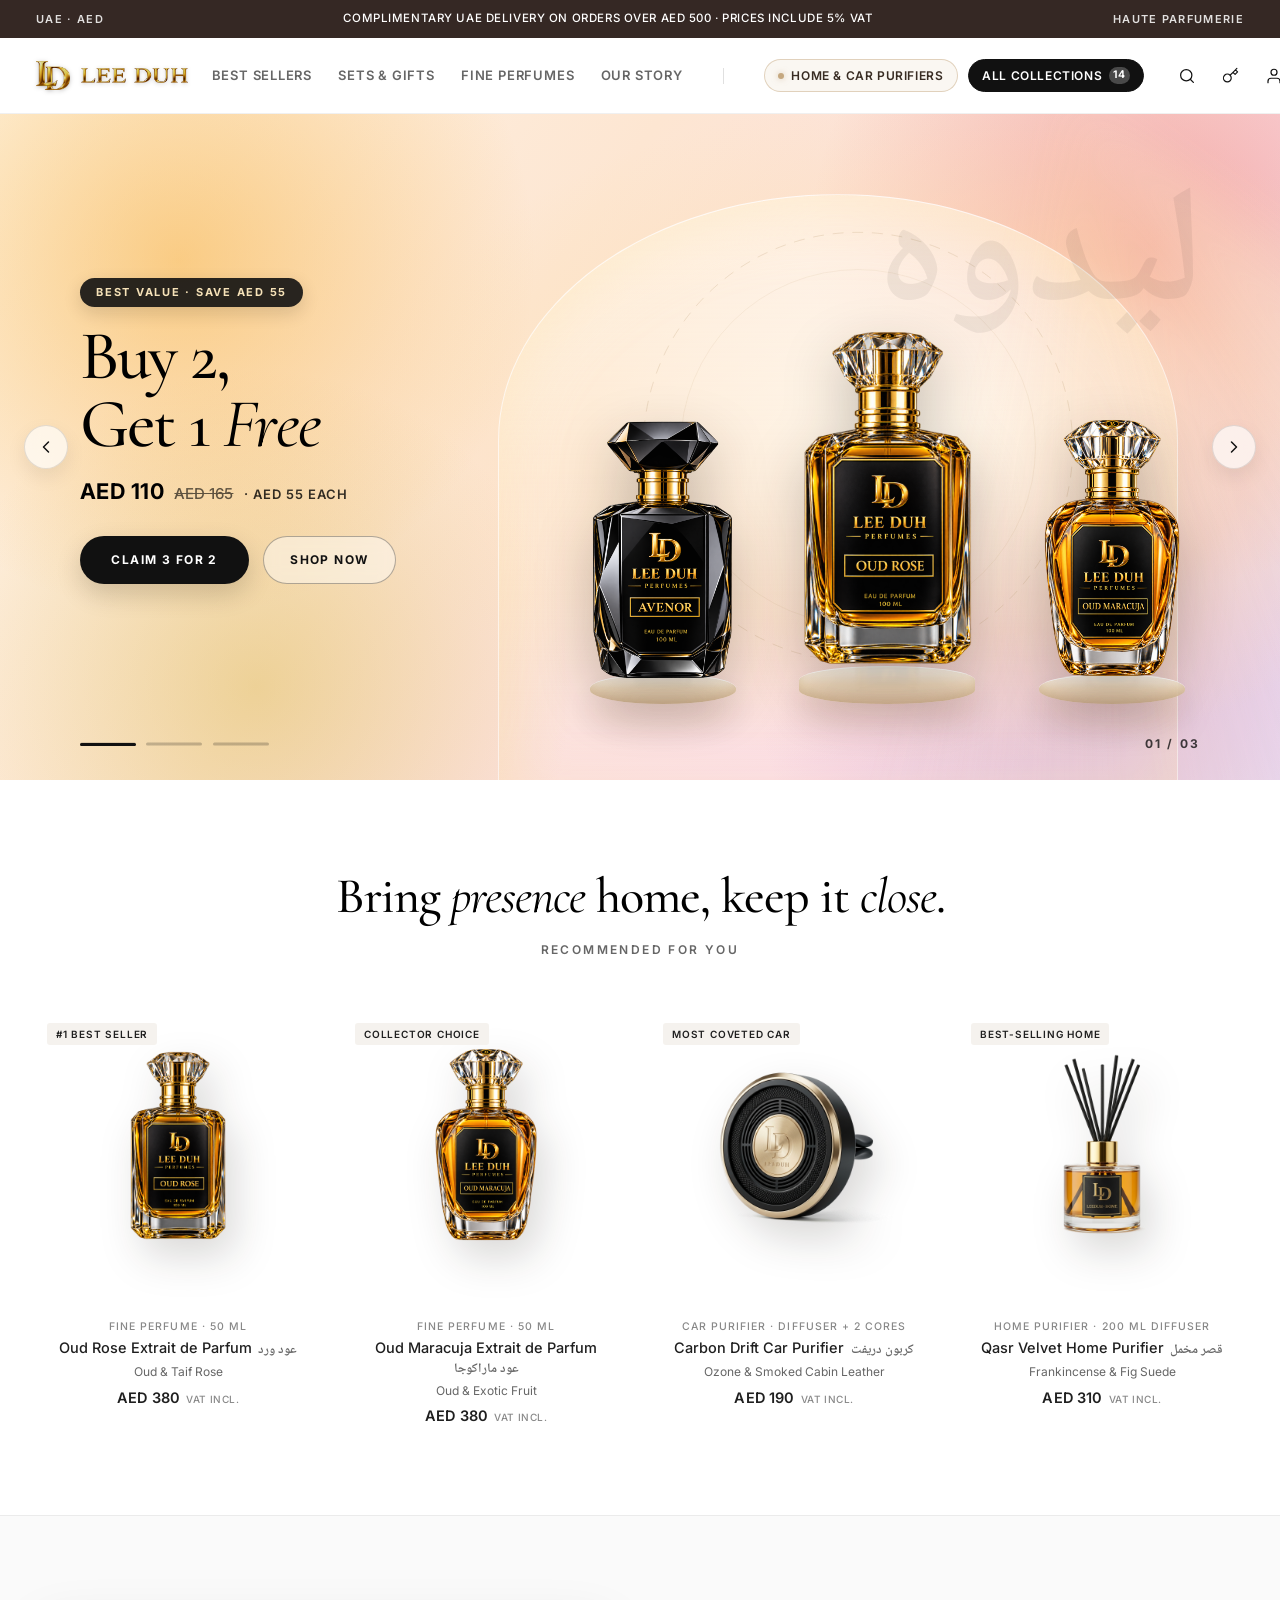
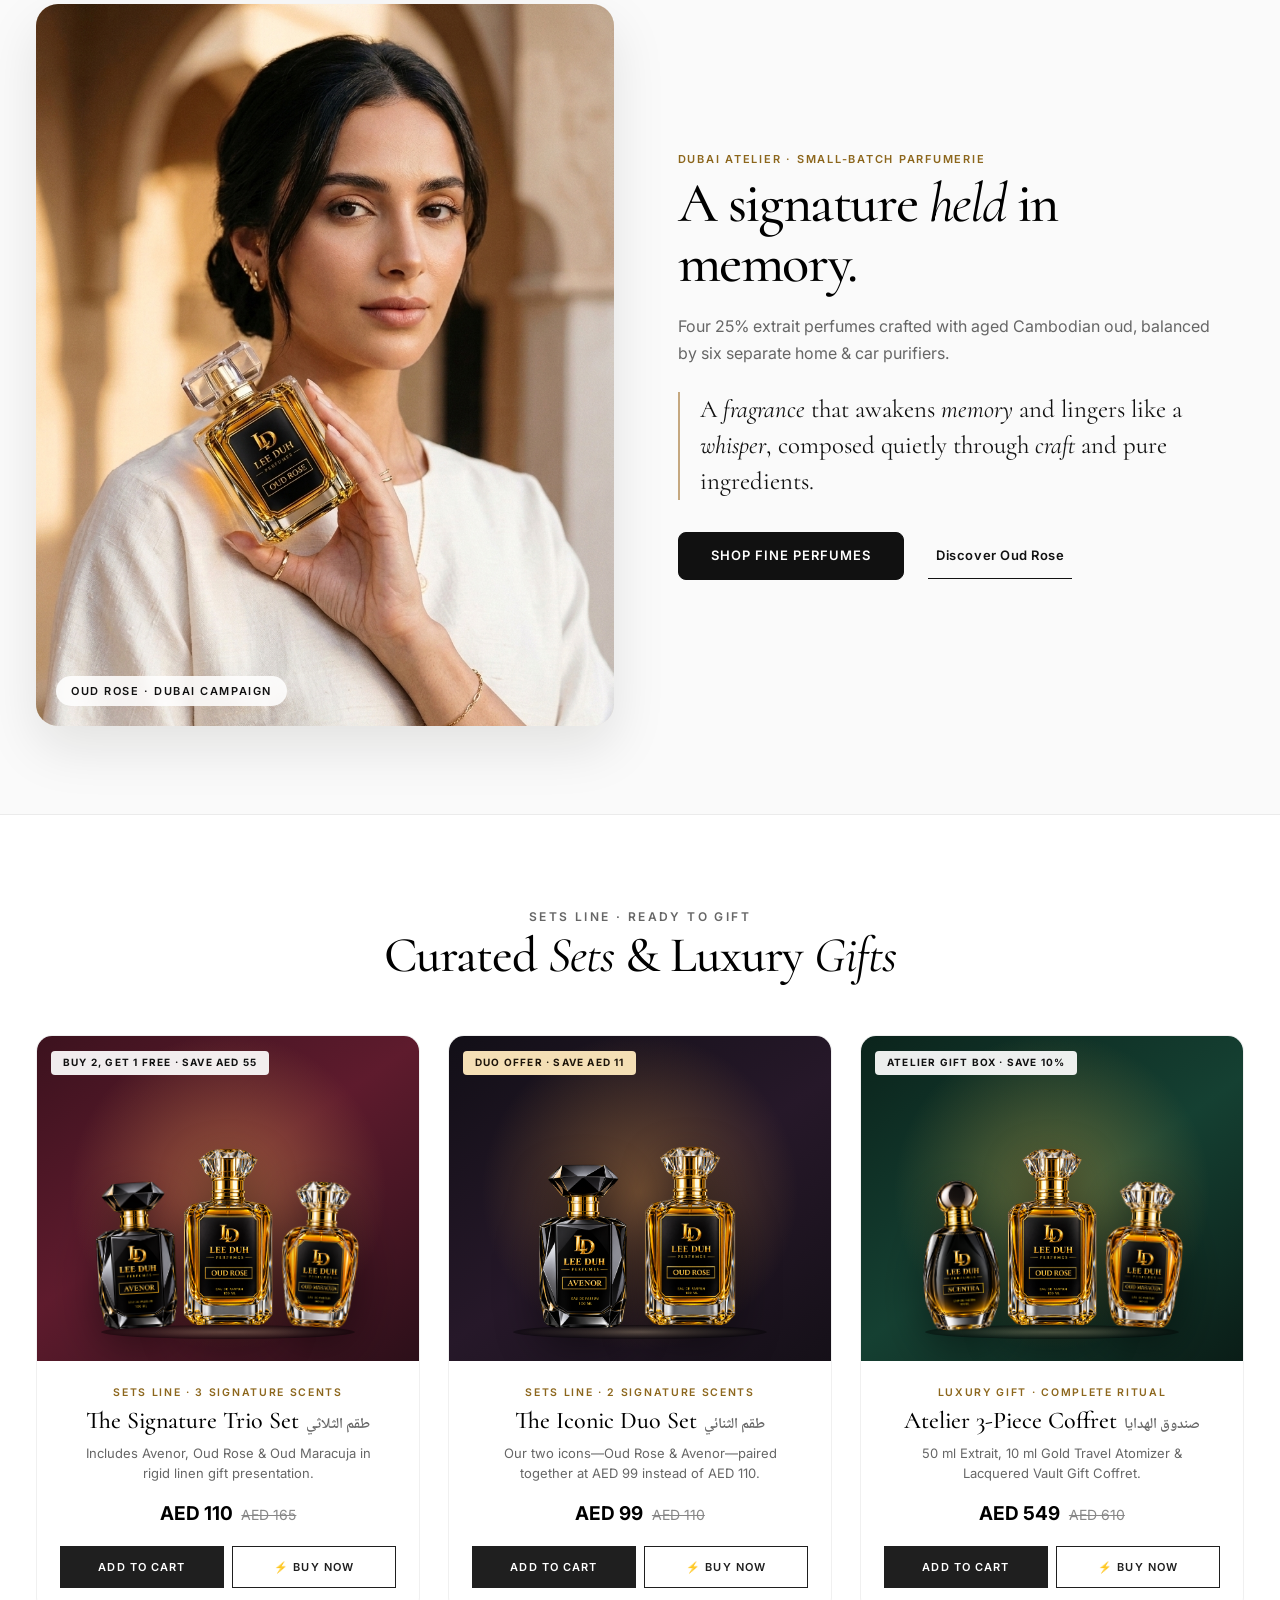
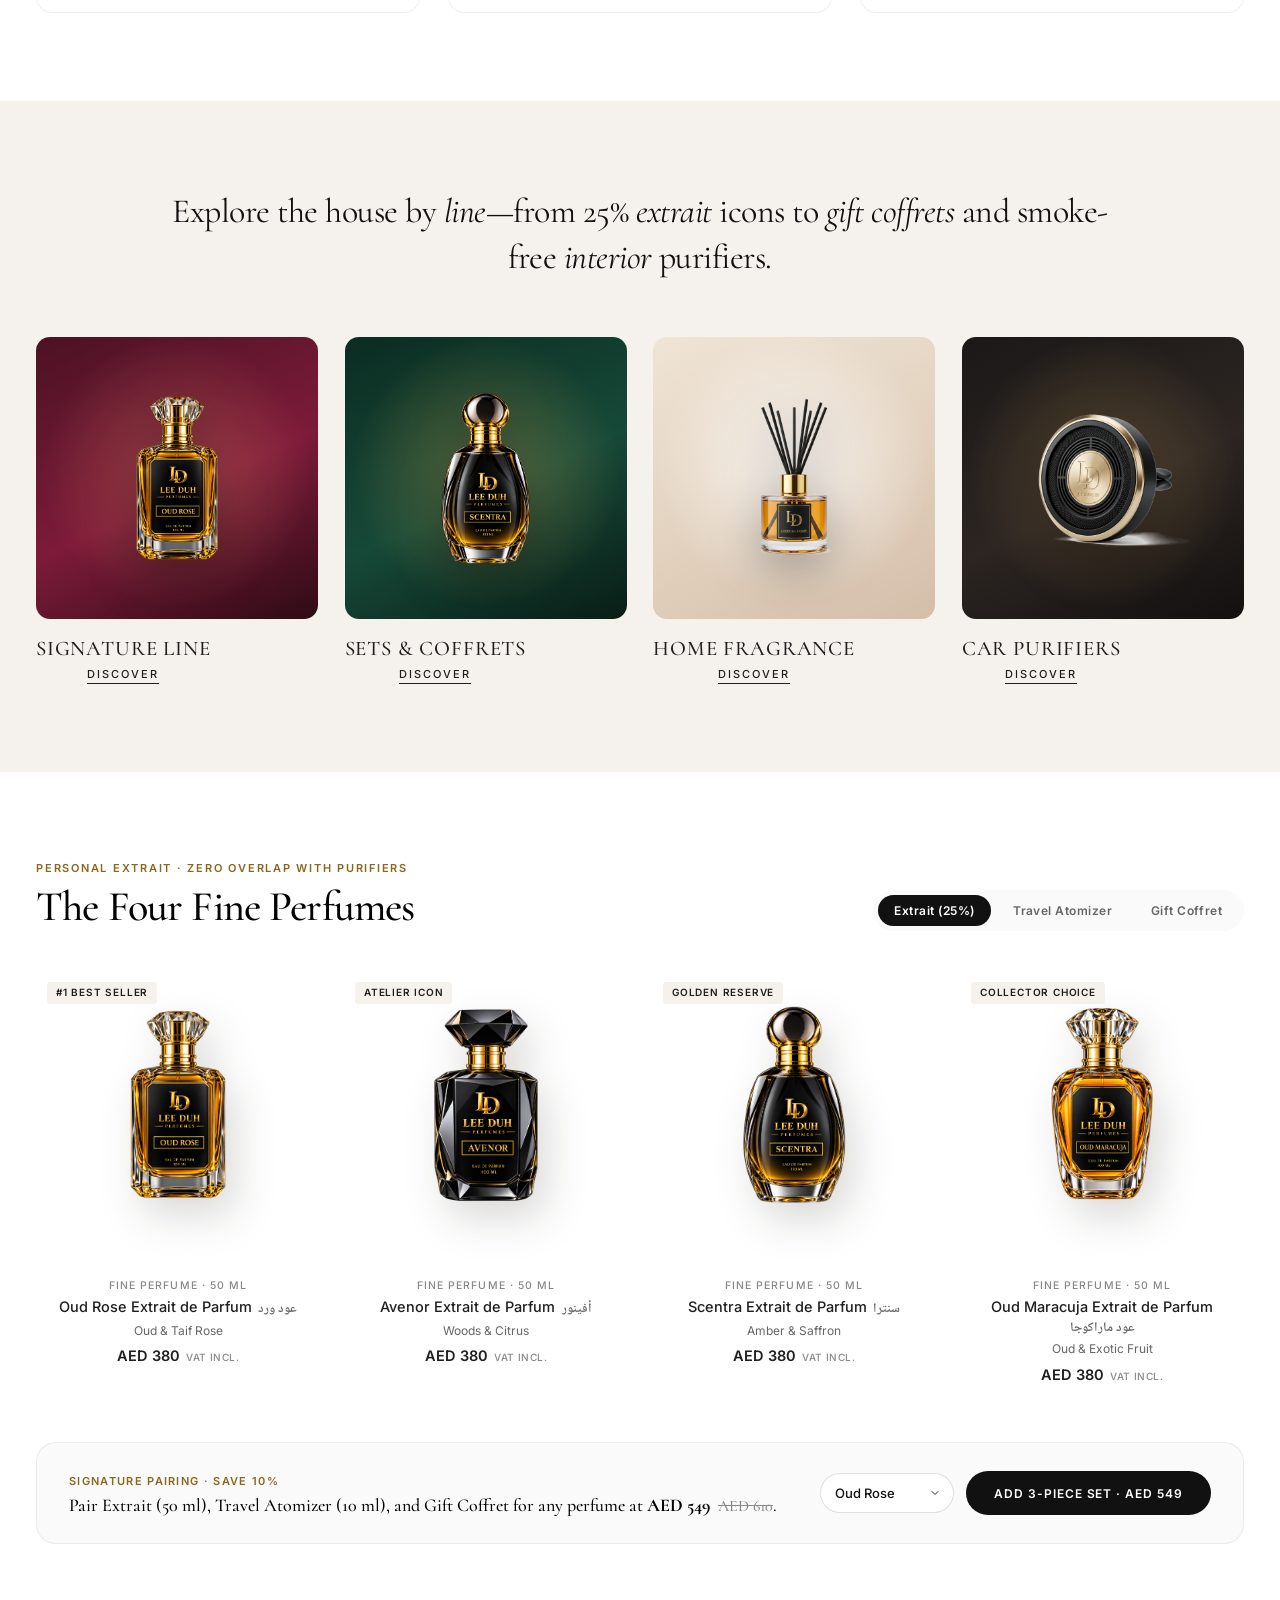
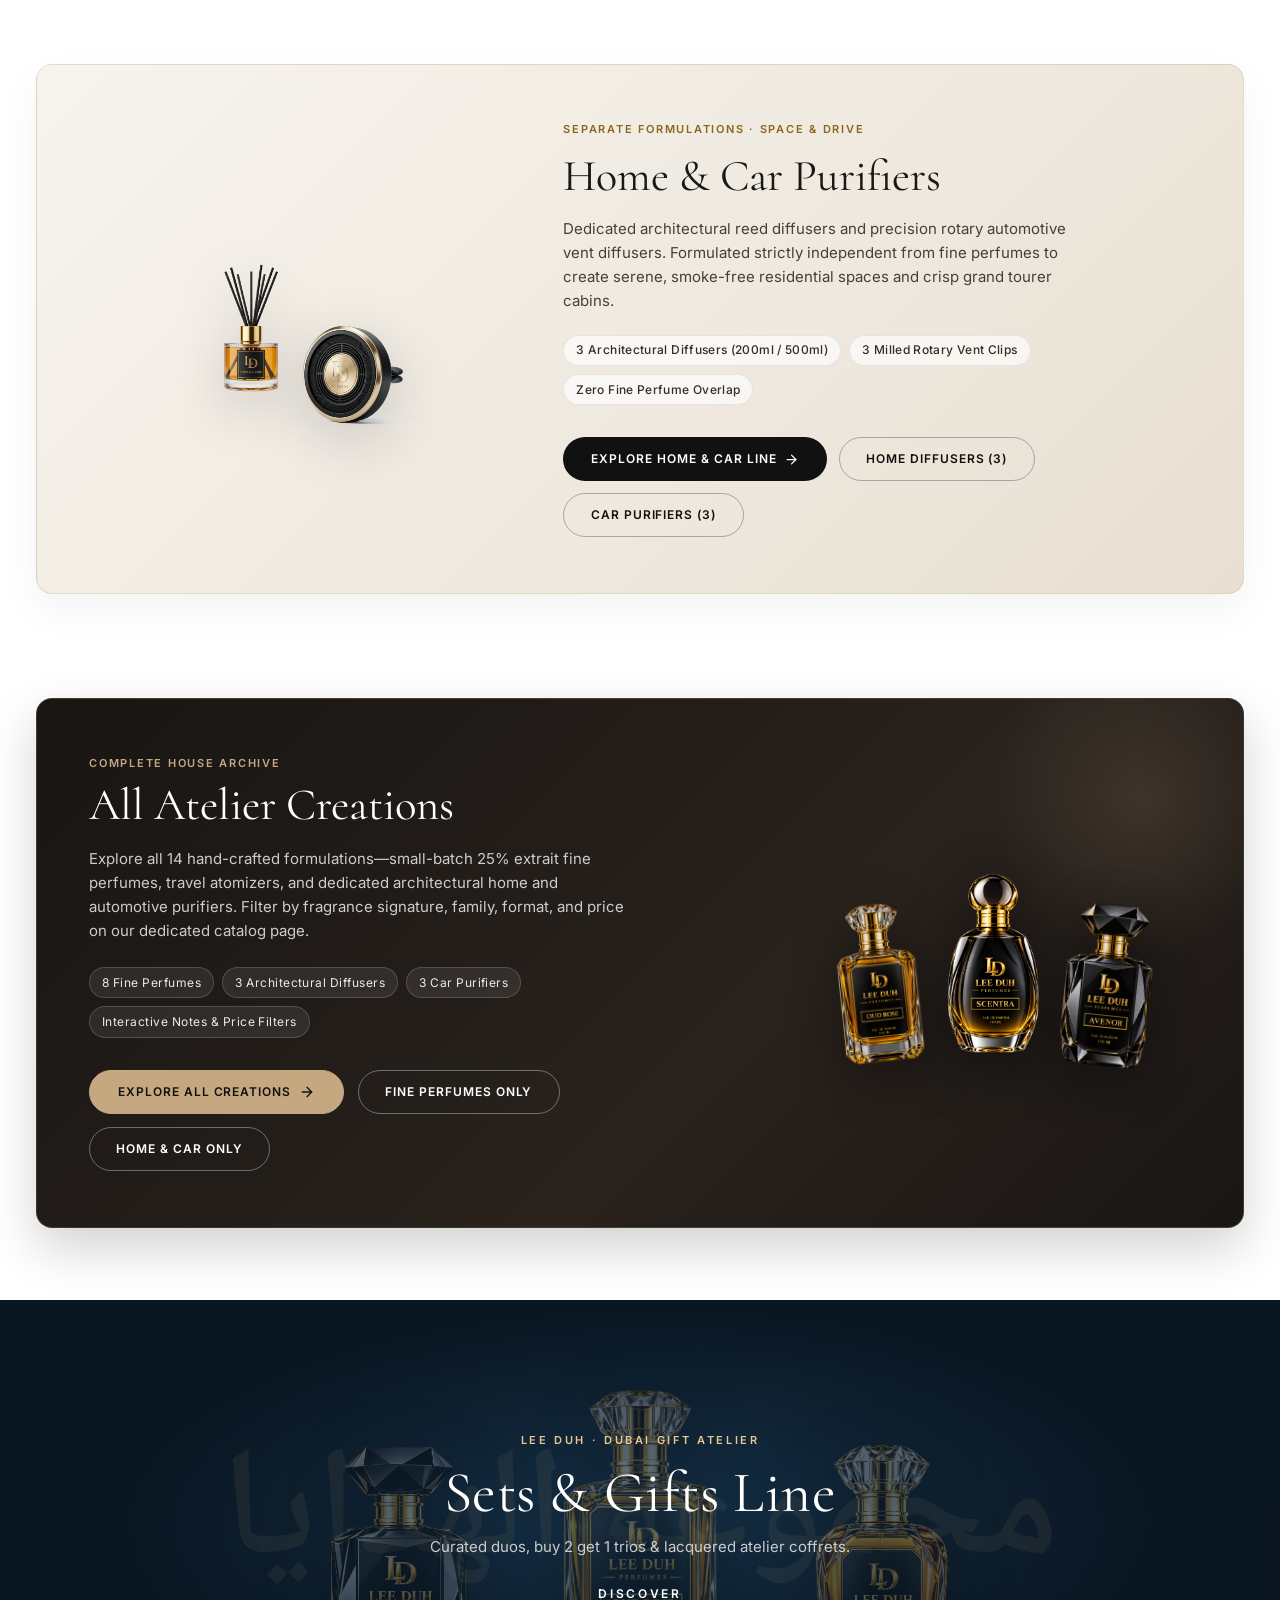
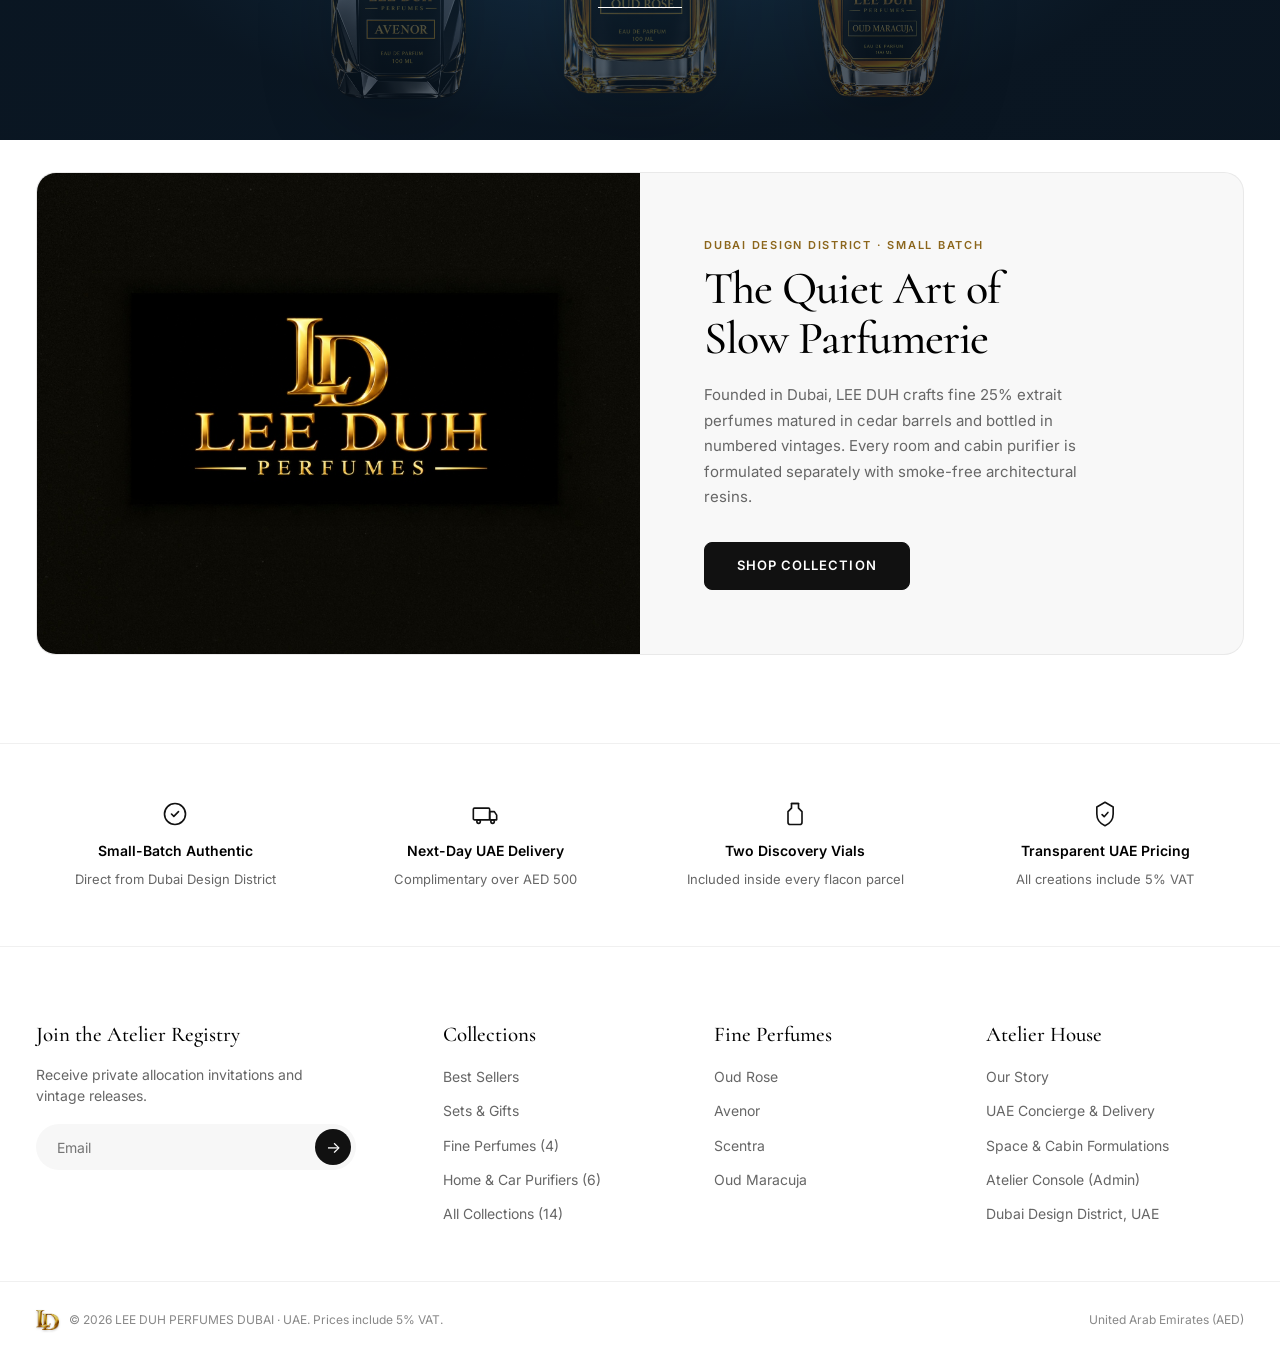
<file: index.html>
<!DOCTYPE html>
<html lang="en">
<head>
  <meta charset="UTF-8">
  <meta name="viewport" content="width=device-width, initial-scale=1.0, viewport-fit=cover">
  <title>LEEDUH · Fine Perfumes &amp; Purifiers | Dubai</title>
  <meta name="description" content="LEEDUH Perfumes Dubai — Four small-batch 25% pure extrait perfumes and six bespoke architectural home &amp; car purifiers handcrafted in the UAE.">
  <meta name="theme-color" content="#ffffff">

  <!-- Favicon & Touch Icon -->
  <link rel="icon" type="image/png" href="brand-monogram.png">
  <link rel="apple-touch-icon" href="brand-monogram.png">

  <!-- OpenGraph / WhatsApp & Social Previews -->
  <meta property="og:type" content="website">
  <meta property="og:site_name" content="LEEDUH · Atelier Dubai">
  <meta property="og:title" content="LEEDUH · Fine Perfumes &amp; Home Purifiers | Dubai">
  <meta property="og:description" content="Four pure 25% extrait perfumes and six dedicated home &amp; car purifiers crafted in Dubai. Complimentary UAE delivery over AED 500.">
  <meta property="og:image" content="https://leeduh-demo.vercel.app/brand-full-lockup.jpg">
  <meta property="og:image:type" content="image/jpeg">
  <meta property="og:image:width" content="1024">
  <meta property="og:image:height" content="768">
  <meta property="og:image:alt" content="LEE DUH Perfumes Dubai crest">
  <meta name="twitter:card" content="summary_large_image">
  <meta name="twitter:title" content="LEEDUH · Fine Perfumes &amp; Home Purifiers | Dubai">
  <meta name="twitter:description" content="Four pure extrait perfumes and dedicated home &amp; car purifiers crafted in Dubai.">
  <meta name="twitter:image" content="https://leeduh-demo.vercel.app/brand-full-lockup.jpg">

  <!-- Google Fonts: Luxury Editorial Serif + Minimal Sans + Arabic -->
  <link rel="preconnect" href="https://fonts.googleapis.com">
  <link rel="preconnect" href="https://fonts.gstatic.com" crossorigin>
  <link href="https://fonts.googleapis.com/css2?family=Cormorant:ital,wght@0,400;0,500;0,600;1,400;1,500&family=Inter:wght@400;500;600;700&family=Noto+Naskh+Arabic:wght@600&display=swap" rel="stylesheet">

  <link rel="stylesheet" href="styles.css">
  <noscript><style>.atelier-preloader{display:none!important;}</style></noscript>
</head>
<body>
  <!-- Initial Atelier Curtain Preloader with Gissah Signature Rotating Outer Ring -->
  <div class="atelier-preloader" id="atelierPreloader" aria-hidden="true">
    <div class="preloader-inner">
      <!-- Gissah-Inspired Luxury Emblem Stage with Dual Rotating Outer Rings -->
      <div class="preloader-emblem-stage">
        <!-- Dual Precision Rotating Outer Rings (Gissah outer-ring DNA) -->
        <svg class="preloader-outer-ring is-clockwise" viewBox="0 0 200 200" fill="none" xmlns="http://www.w3.org/2000/svg" aria-hidden="true">
          <!-- Fine concentric circular tracks -->
          <circle cx="100" cy="100" r="95" stroke="url(#ringGoldGrad)" stroke-width="1.2" stroke-opacity="0.6" />
          <circle cx="100" cy="100" r="88" stroke="#c5a880" stroke-width="0.9" stroke-dasharray="3 5" stroke-opacity="0.75" />
          <circle cx="100" cy="100" r="76" stroke="#8c661c" stroke-width="0.75" stroke-opacity="0.45" />
          <!-- Radial compass ticks & diamond accents -->
          <g stroke="url(#ringGoldGrad)" stroke-width="1.3" stroke-linecap="round">
            <line x1="100" y1="2" x2="100" y2="12" />
            <line x1="100" y1="188" x2="100" y2="198" />
            <line x1="2" y1="100" x2="12" y2="100" />
            <line x1="188" y1="100" x2="198" y2="100" />
            <line x1="30" y1="30" x2="38" y2="38" />
            <line x1="162" y1="162" x2="170" y2="170" />
            <line x1="170" y1="30" x2="162" y2="38" />
            <line x1="38" y1="162" x2="30" y2="170" />
          </g>
          <!-- Cardinal diamond star markers -->
          <polygon points="100,4 104,10 100,16 96,10" fill="#c5a880" />
          <polygon points="100,184 104,190 100,196 96,190" fill="#c5a880" />
          <polygon points="4,100 10,104 16,100 10,96" fill="#c5a880" />
          <polygon points="184,100 190,104 196,100 190,96" fill="#c5a880" />
          <!-- Concentric orbital arc segments -->
          <path d="M 36 100 A 64 64 0 0 1 164 100" stroke="#c5a880" stroke-width="1.4" stroke-dasharray="16 10" stroke-opacity="0.75" />
          <path d="M 164 100 A 64 64 0 0 1 36 100" stroke="#8c661c" stroke-width="1.4" stroke-dasharray="16 10" stroke-opacity="0.55" />
          <defs>
            <linearGradient id="ringGoldGrad" x1="0" y1="0" x2="200" y2="200" gradientUnits="userSpaceOnUse">
              <stop offset="0%" stop-color="#c5a880" />
              <stop offset="50%" stop-color="#ffffff" stop-opacity="0.85" />
              <stop offset="100%" stop-color="#8c661c" />
            </linearGradient>
          </defs>
        </svg>

        <svg class="preloader-outer-ring is-counter" viewBox="0 0 200 200" fill="none" xmlns="http://www.w3.org/2000/svg" aria-hidden="true">
          <circle cx="100" cy="100" r="82" stroke="#c5a880" stroke-width="0.85" stroke-dasharray="8 12 2 12" stroke-opacity="0.65" />
          <circle cx="100" cy="100" r="70" stroke="#e8d5b5" stroke-width="0.65" stroke-dasharray="24 16" stroke-opacity="0.5" />
          <!-- 12 Fine Luxury Ticks -->
          <g stroke="#c5a880" stroke-width="0.75" stroke-opacity="0.45">
            <line x1="100" y1="24" x2="100" y2="28" />
            <line x1="100" y1="172" x2="100" y2="176" />
            <line x1="24" y1="100" x2="28" y2="100" />
            <line x1="172" y1="100" x2="176" y2="100" />
            <line x1="46" y1="46" x2="50" y2="50" />
            <line x1="150" y1="150" x2="154" y2="154" />
            <line x1="154" y1="46" x2="150" y2="50" />
            <line x1="50" y1="150" x2="46" y2="154" />
          </g>
        </svg>

        <!-- Center Brand Monogram with Ambient Aura -->
        <div class="preloader-core-emblem">
          <img src="brand-monogram.png" alt="" class="preloader-monogram" width="56" height="49">
        </div>
      </div>

      <!-- Bilingual Brand Identity -->
      <div class="preloader-brand-copy">
        <img src="brand-wordmark.png" alt="LEEDUH" class="preloader-wordmark" width="144" height="21">
        <span class="preloader-arabic-tag">ليدوه &middot; دبي</span>
      </div>

      <!-- High-Precision Gold Hairline Progress Bar -->
      <div class="preloader-line"><span></span></div>
      <p class="preloader-note">Haute Parfumerie &middot; Dubai Design District</p>
    </div>
  </div>

  <!-- Espresso Top Announcement Bar -->
  <div class="announcement-bar" role="region" aria-label="Storefront notice">
    <div class="container announcement-inner">
      <span class="announcement-region">UAE &middot; AED</span>
      <p class="announcement-text">Complimentary UAE delivery on orders over AED 500 &middot; Prices include 5% VAT</p>
      <span class="announcement-badge">HAUTE PARFUMERIE</span>
    </div>
  </div>

  <!-- Minimal White Sticky Header -->
  <header class="site-header" id="mainHeader" role="banner">
    <div class="header-inner">
      <a href="#hero" class="brand-lockup" aria-label="LEE DUH Perfumes Home">
        <img src="brand-monogram.png" alt="LD Monogram" class="brand-monogram-img" width="32" height="28">
        <img src="brand-wordmark.png" alt="LEE DUH" class="brand-wordmark-img" width="104" height="15">
      </a>

      <nav class="main-nav" id="desktopNav" aria-label="Main navigation">
        <!-- Home Page In-Page Buttons (Grouped Together) -->
        <div class="nav-home-group">
          <a href="#bestsellers" class="nav-link" data-section="bestsellers">Best Sellers</a>
          <a href="#bundles" class="nav-link" data-section="bundles">Sets &amp; Gifts</a>
          <a href="#perfumes" class="nav-link" data-section="perfumes">Fine Perfumes</a>
          <a href="#about" class="nav-link" data-section="about">Our Story</a>
        </div>

        <span class="nav-group-divider" aria-hidden="true"></span>

        <!-- Standalone Destination Collections (Visually Distinct) -->
        <div class="nav-destinations-group">
          <a href="purifiers.html" class="nav-dest-btn nav-btn-purifiers" title="Home &amp; Car Purifiers">
            <span class="nav-dest-dot" aria-hidden="true"></span>
            <span>Home &amp; Car Purifiers</span>
          </a>
          <a href="shop.html" class="nav-dest-btn nav-btn-collections" title="All Collections">
            <span>All Collections</span>
            <span class="nav-dest-badge">14</span>
          </a>
        </div>
      </nav>

      <div class="header-utilities">
        <button type="button" class="utility-icon-btn" id="navSearchTrigger" aria-label="Search collection" title="Search">
          <svg width="18" height="18" viewBox="0 0 24 24" fill="none" stroke="currentColor" stroke-width="1.65" stroke-linecap="round" stroke-linejoin="round" aria-hidden="true">
            <circle cx="11" cy="11" r="7.5"></circle>
            <line x1="20.5" y1="20.5" x2="16.3" y2="16.3"></line>
          </svg>
        </button>

        <a href="admin.html" class="utility-icon-btn" id="adminConsoleTrigger" aria-label="Open Atelier Console" title="Atelier Console">
          <svg width="17" height="17" viewBox="0 0 24 24" fill="none" stroke="currentColor" stroke-width="1.65" stroke-linecap="round" stroke-linejoin="round" aria-hidden="true">
            <path d="M21 2l-2 2m-7.61 7.61a5.5 5.5 0 1 1-7.778 7.778 5.5 5.5 0 0 1 7.777-7.777zm0 0L15.5 7.5m0 0l3 3L22 7l-3-3m-3.5 3.5L19 4"></path>
          </svg>
        </a>

        <button type="button" class="utility-icon-btn" id="profileTrigger" aria-label="Open customer profile" title="Profile">
          <svg width="18" height="18" viewBox="0 0 24 24" fill="none" stroke="currentColor" stroke-width="1.65" stroke-linecap="round" stroke-linejoin="round" aria-hidden="true">
            <path d="M20 21v-2a4 4 0 0 0-4-4H8a4 4 0 0 0-4 4v2"></path>
            <circle cx="12" cy="7" r="4"></circle>
          </svg>
          <span class="sr-only" id="headerProfileInitials">LA</span>
        </button>

        <button type="button" class="utility-icon-btn" id="wishlistTrigger" aria-label="Open wishlist, 0 saved items" title="Wishlist">
          <svg width="18" height="18" viewBox="0 0 24 24" fill="none" stroke="currentColor" stroke-width="1.65" stroke-linecap="round" stroke-linejoin="round" aria-hidden="true">
            <path d="M20.84 4.61a5.5 5.5 0 0 0-7.78 0L12 5.67l-1.06-1.06a5.5 5.5 0 0 0-7.78 7.78l1.06 1.06L12 21.23l7.78-7.78 1.06-1.06a5.5 5.5 0 0 0 0-7.78z"></path>
          </svg>
          <span class="utility-dot-count" id="wishlistCountBadge" data-count="0">0</span>
        </button>

        <button type="button" class="utility-bag-btn" id="bagTrigger" aria-label="Open shopping bag, 0 items" title="Bag">
          <svg width="18" height="18" viewBox="0 0 24 24" fill="none" stroke="currentColor" stroke-width="1.65" stroke-linecap="round" stroke-linejoin="round" aria-hidden="true">
            <path d="M6 2L3 6v14a2 2 0 0 0 2 2h14a2 2 0 0 0 2-2V6l-3-4z"></path>
            <line x1="3" y1="6" x2="21" y2="6"></line>
            <path d="M16 10a4 4 0 0 1-8 0"></path>
          </svg>
          <span class="bag-btn-count" id="bagCountBadge">0</span>
        </button>

        <button type="button" class="mobile-menu-btn" id="navToggle" aria-label="Open menu" aria-expanded="false" aria-controls="mobileNavDrawer">
          <span></span>
          <span></span>
        </button>
      </div>
    </div>
  </header>

  <!-- Mobile Navigation Drawer (outside sticky header so fixed viewport positioning stays exact) -->
  <div class="mobile-drawer" id="mobileNavDrawer" hidden>
    <div class="mobile-drawer-backdrop" id="mobileNavBackdrop"></div>
    <div class="mobile-drawer-panel">
      <div class="mobile-drawer-head">
        <span class="mobile-drawer-brand">LEE DUH</span>
        <button type="button" class="drawer-close-btn" id="mobileNavClose" aria-label="Close menu">&times;</button>
      </div>
      <nav class="mobile-drawer-links" aria-label="Mobile navigation">
        <div class="mobile-nav-section-label">House &amp; Stories</div>
        <a href="#bestsellers" class="mobile-nav-link" data-section="bestsellers">Best Sellers</a>
        <a href="#bundles" class="mobile-nav-link" data-section="bundles">Sets &amp; Gifts</a>
        <a href="#perfumes" class="mobile-nav-link" data-section="perfumes">Fine Perfumes</a>
        <a href="#about" class="mobile-nav-link" data-section="about">Our Story</a>

        <div class="mobile-nav-section-label is-destinations">Dedicated Archives</div>
        <div class="mobile-dest-group">
          <a href="purifiers.html" class="mobile-dest-card mobile-btn-purifiers">
            <div class="mobile-dest-info">
              <span class="mobile-dest-title">Home &amp; Car Purifiers</span>
              <span class="mobile-dest-sub">6 Dedicated Ambient &amp; Cabin Formulations</span>
            </div>
            <span class="mobile-dest-arrow">&rarr;</span>
          </a>
          <a href="shop.html" class="mobile-dest-card mobile-btn-collections">
            <div class="mobile-dest-info">
              <span class="mobile-dest-title">All Collections</span>
              <span class="mobile-dest-sub">Complete 14 Creations Archive · Filters &amp; Search</span>
            </div>
            <span class="mobile-dest-arrow">&rarr;</span>
          </a>
        </div>
      </nav>
      <div class="mobile-drawer-footer-actions">
        <button type="button" class="drawer-action-row" id="mobileWishlistBtn">
          <span>Wishlist</span>
          <span class="drawer-action-meta" id="mobileWishlistBadge">0</span>
        </button>
        <button type="button" class="drawer-action-row" id="mobileProfileBtn">
          <span>Account</span>
          <span class="drawer-action-meta" id="mobileProfileLabel">Member</span>
        </button>
      </div>
    </div>
  </div>

  <main>
    <!-- 1. Creative Product-Presentation Hero Carousel (Offers & Buttons Overlaid) -->
    <section class="hero-carousel-section" id="hero" aria-label="LEEDUH Signature Perfumes &amp; Offers Showcase" aria-roledescription="carousel">
      <h1 class="sr-only">LEEDUH Fine Perfumes Dubai — Signature Collection &amp; Exclusive Offers</h1>

      <div class="hero-carousel-viewport" id="heroCarousel">
        <!-- Slide 1: Signature Trio — Buy 2, Get 1 Free (Sunset Amber & Rose Gold Stage) -->
        <article class="hero-slide is-slide-sunset is-active" data-hero-slide="0" aria-roledescription="slide" aria-label="1 of 3: Buy 2, Get 1 Free Signature Trio" aria-hidden="false">
          <div class="hero-slide-atmosphere" aria-hidden="true">
            <span class="hero-arch-silhouette"></span>
            <span class="hero-sunbeam-layer"></span>
            <svg class="hero-orbital-ring" viewBox="0 0 420 420" fill="none">
              <circle cx="210" cy="210" r="196" stroke="currentColor" stroke-width="0.9" stroke-opacity="0.35" stroke-dasharray="10 8" />
              <circle cx="210" cy="210" r="162" stroke="currentColor" stroke-width="0.7" stroke-opacity="0.22" />
            </svg>
            <span class="hero-arabic-watermark" lang="ar">ليدوه</span>
          </div>

          <div class="container hero-slide-grid">
            <div class="hero-overlay-copy">
              <span class="hero-overlay-pill is-gold">Best Value &middot; Save AED 55</span>
              <h2 class="hero-overlay-title">Buy 2,<br>Get 1 <em>Free</em></h2>
              <div class="hero-overlay-price-row">
                <strong class="hero-overlay-price">AED 110</strong>
                <span class="hero-overlay-was">AED 165</span>
                <span class="hero-overlay-meta">&middot; AED 55 each</span>
              </div>
              <div class="hero-overlay-actions">
                <button type="button" class="hero-btn-primary" data-hero-offer="b2g1-110">Claim 3 for 2</button>
                <a href="#bestsellers" class="hero-btn-ghost">Shop Now</a>
              </div>
            </div>

            <div class="hero-visual-stage is-trio-stage" aria-label="Three signature perfumes on sculptural plinths">
              <button type="button" class="stage-bottle-unit is-left" data-quick-view="avenor-extrait" aria-label="View Avenor Extrait">
                <img src="bottle-avenor.png" alt="LEE DUH Avenor Extrait de Parfum" class="stage-bottle-img">
                <img src="bottle-avenor.png" alt="" aria-hidden="true" class="stage-bottle-reflect">
                <span class="stage-plinth"></span>
              </button>
              <button type="button" class="stage-bottle-unit is-center" data-quick-view="oud-rose-extrait" aria-label="View Oud Rose Extrait">
                <img src="bottle-oud-rose.png" alt="LEE DUH Oud Rose Extrait de Parfum" class="stage-bottle-img">
                <img src="bottle-oud-rose.png" alt="" aria-hidden="true" class="stage-bottle-reflect">
                <span class="stage-plinth is-tall"></span>
              </button>
              <button type="button" class="stage-bottle-unit is-right" data-quick-view="oud-maracuja-extrait" aria-label="View Oud Maracuja Extrait">
                <img src="bottle-oud-maracuja.png" alt="LEE DUH Oud Maracuja Extrait de Parfum" class="stage-bottle-img">
                <img src="bottle-oud-maracuja.png" alt="" aria-hidden="true" class="stage-bottle-reflect">
                <span class="stage-plinth"></span>
              </button>
            </div>
          </div>
        </article>

        <!-- Slide 2: Iconic Duo — 2 for AED 99 (Obsidian, Amber & Twilight Orchid Stage) -->
        <article class="hero-slide is-slide-twilight" data-hero-slide="1" aria-roledescription="slide" aria-label="2 of 3: Duo Offer 2 for AED 99" aria-hidden="true">
          <div class="hero-slide-atmosphere" aria-hidden="true">
            <span class="hero-eclipse-halo"></span>
            <span class="hero-sunbeam-layer is-amber"></span>
            <svg class="hero-orbital-ring" viewBox="0 0 420 420" fill="none">
              <circle cx="210" cy="210" r="196" stroke="currentColor" stroke-width="0.9" stroke-opacity="0.32" stroke-dasharray="4 10" />
              <circle cx="210" cy="210" r="154" stroke="currentColor" stroke-width="0.8" stroke-opacity="0.2" />
            </svg>
            <span class="hero-arabic-watermark" lang="ar">عود ورد</span>
          </div>

          <div class="container hero-slide-grid">
            <div class="hero-overlay-copy">
              <span class="hero-overlay-pill is-light">Duo Offer &middot; Save AED 11</span>
              <h2 class="hero-overlay-title">2 for <em>AED 99</em></h2>
              <div class="hero-overlay-price-row">
                <span class="hero-overlay-was">AED 110</span>
                <span class="hero-overlay-meta">Oud Rose &amp; Avenor</span>
              </div>
              <div class="hero-overlay-actions">
                <button type="button" class="hero-btn-primary is-light" data-hero-offer="duo-99">Add Duo &middot; AED 99</button>
                <button type="button" class="hero-btn-ghost is-light" data-quick-view="avenor-extrait">View Avenor</button>
              </div>
            </div>

            <div class="hero-visual-stage is-duo-stage" aria-label="Oud Rose and Avenor luxury duo presentation">
              <button type="button" class="stage-bottle-unit is-duo-left" data-quick-view="avenor-extrait" aria-label="View Avenor Extrait">
                <img src="bottle-avenor.png" alt="LEE DUH Avenor Extrait de Parfum" class="stage-bottle-img">
                <img src="bottle-avenor.png" alt="" aria-hidden="true" class="stage-bottle-reflect">
                <span class="stage-plinth is-obsidian"></span>
              </button>
              <button type="button" class="stage-bottle-unit is-duo-right" data-quick-view="oud-rose-extrait" aria-label="View Oud Rose Extrait">
                <img src="bottle-oud-rose.png" alt="LEE DUH Oud Rose Extrait de Parfum" class="stage-bottle-img">
                <img src="bottle-oud-rose.png" alt="" aria-hidden="true" class="stage-bottle-reflect">
                <span class="stage-plinth is-obsidian is-tall"></span>
              </button>
            </div>
          </div>
        </article>

        <!-- Slide 3: Solo Jewel Spotlight — Oud Maracuja (Emerald Oasis & Molten Gold Stage) -->
        <article class="hero-slide is-slide-emerald" data-hero-slide="2" aria-roledescription="slide" aria-label="3 of 3: Oud Maracuja Signature AED 55" aria-hidden="true">
          <div class="hero-slide-atmosphere" aria-hidden="true">
            <span class="hero-prism-beam"></span>
            <svg class="hero-orbital-ring" viewBox="0 0 420 420" fill="none">
              <circle cx="210" cy="210" r="196" stroke="currentColor" stroke-width="0.9" stroke-opacity="0.34" stroke-dasharray="14 6" />
              <circle cx="210" cy="210" r="144" stroke="currentColor" stroke-width="0.7" stroke-opacity="0.22" />
            </svg>
            <span class="hero-arabic-watermark" lang="ar">ماراكوجا</span>
          </div>

          <div class="container hero-slide-grid">
            <div class="hero-overlay-copy">
              <span class="hero-overlay-pill is-light">Signature &middot; AED 55</span>
              <h2 class="hero-overlay-title">Oud <em>Maracuja</em></h2>
              <div class="hero-overlay-price-row">
                <strong class="hero-overlay-price">AED 55</strong>
                <span class="hero-overlay-meta">&middot; 25% Extrait</span>
              </div>
              <div class="hero-overlay-actions">
                <a href="#perfumes" class="hero-btn-primary is-light">Shop Now</a>
                <button type="button" class="hero-btn-ghost is-light" data-quick-view="oud-maracuja-extrait">Quick View</button>
              </div>
            </div>

            <div class="hero-visual-stage is-solo-stage" aria-label="Oud Maracuja sculptural spotlight">
              <button type="button" class="stage-bottle-unit is-solo" data-quick-view="oud-maracuja-extrait" aria-label="View Oud Maracuja Extrait">
                <img src="bottle-oud-maracuja.png" alt="LEE DUH Oud Maracuja Extrait de Parfum" class="stage-bottle-img">
                <img src="bottle-oud-maracuja.png" alt="" aria-hidden="true" class="stage-bottle-reflect">
                <span class="stage-plinth is-emerald"></span>
              </button>
            </div>
          </div>
        </article>

        <!-- Minimal Overlaid Carousel Arrows -->
        <button type="button" class="hero-nav-arrow is-prev" id="heroCarouselPrev" aria-label="Previous campaign slide">
          <svg width="20" height="20" viewBox="0 0 24 24" fill="none" stroke="currentColor" stroke-width="1.8" stroke-linecap="round" stroke-linejoin="round" aria-hidden="true">
            <polyline points="15 18 9 12 15 6"></polyline>
          </svg>
        </button>
        <button type="button" class="hero-nav-arrow is-next" id="heroCarouselNext" aria-label="Next campaign slide">
          <svg width="20" height="20" viewBox="0 0 24 24" fill="none" stroke="currentColor" stroke-width="1.8" stroke-linecap="round" stroke-linejoin="round" aria-hidden="true">
            <polyline points="9 18 15 12 9 6"></polyline>
          </svg>
        </button>

        <!-- Bottom Minimal Progress Bar Controls & Counter -->
        <div class="hero-carousel-controls">
          <div class="container hero-controls-inner">
            <div class="hero-progress-dots" role="tablist" aria-label="Choose campaign slide">
              <button type="button" class="hero-dot is-active" role="tab" aria-selected="true" aria-label="Slide 1: Buy 2, Get 1 Free" data-hero-goto="0"><span></span></button>
              <button type="button" class="hero-dot" role="tab" aria-selected="false" aria-label="Slide 2: 2 for AED 99" data-hero-goto="1"><span></span></button>
              <button type="button" class="hero-dot" role="tab" aria-selected="false" aria-label="Slide 3: Oud Maracuja" data-hero-goto="2"><span></span></button>
            </div>
            <span class="hero-slide-counter" id="heroSlideCounter" aria-live="polite">01 / 03</span>
          </div>
        </div>
      </div>
    </section>

    <!-- 2. Best Sellers — Gissah-Style Frameless Gallery Grid (#FFFFFF) -->
    <section class="boutique-section" id="bestsellers" aria-label="Recommended Creations &amp; Best Sellers">
      <div class="container">
        <div class="section-center-head">
          <h2 class="section-serif-heading">Bring <em>presence</em> home, keep it <em>close</em>.</h2>
          <span class="section-track-eyebrow">Recommended For You</span>
        </div>
        <div class="product-grid-4 gissah-gallery-grid" id="bestsellersGrid"></div>
      </div>
    </section>

    <!-- 3. Editorial Campaign Showcase (Model Holding Product + Signature Taglines) -->
    <section class="boutique-section is-warm-stone editorial-campaign-section" id="editorial" aria-label="Editorial Campaign — A signature held in memory">
      <div class="container">
        <div class="campaign-feature-grid">
          <div class="campaign-media-frame">
            <img src="editorial-model-holding-perfume.jpg" alt="Editorial model holding LEE DUH Oud Rose Extrait de Parfum" class="campaign-model-img" loading="lazy">
            <span class="campaign-media-tag">Oud Rose &middot; Dubai Campaign</span>
          </div>

          <div class="campaign-copy-col">
            <span class="section-kicker">Dubai Atelier &middot; Small-Batch Parfumerie</span>
            <h2 class="campaign-headline">A signature <em>held</em> in memory.</h2>
            <p class="campaign-lead">
              Four 25% extrait perfumes crafted with aged Cambodian oud, balanced by six separate home &amp; car purifiers.
            </p>
            <blockquote class="campaign-quote">
              A <em>fragrance</em> that awakens <em>memory</em> and lingers like a <em>whisper</em>, composed quietly through <em>craft</em> and pure ingredients.
            </blockquote>
            <div class="campaign-actions">
              <a href="#perfumes" class="btn-champagne">Shop Fine Perfumes</a>
              <button type="button" class="btn-discover-link" data-quick-view="oud-rose-extrait">Discover Oud Rose</button>
            </div>
          </div>
        </div>
      </div>
    </section>

    <!-- 4. Gissah-Style Curated Sets, Bundles & Gift Boxes (#FFFFFF) -->
    <section class="boutique-section gissah-bundles-section" id="bundles" aria-label="Curated Sets, Bundles and Luxury Gifts">
      <div class="container">
        <div class="section-center-head">
          <span class="section-track-eyebrow">Sets Line &middot; Ready To Gift</span>
          <h2 class="section-serif-heading">Curated <em>Sets</em> &amp; Luxury <em>Gifts</em></h2>
        </div>

        <div class="bundles-grid-3">
          <!-- Bundle 1: The Signature Trio Set (Buy 2, Get 1 Free) -->
          <article class="bundle-card">
            <div class="bundle-stage is-stage-ruby">
              <span class="bundle-save-badge">Buy 2, Get 1 Free &middot; Save AED 55</span>
              <div class="bundle-visual-cluster is-trio">
                <img src="bottle-avenor.png" alt="Avenor" class="bundle-bottle is-left" loading="lazy">
                <img src="bottle-oud-rose.png" alt="Oud Rose" class="bundle-bottle is-center" loading="lazy">
                <img src="bottle-oud-maracuja.png" alt="Oud Maracuja" class="bundle-bottle is-right" loading="lazy">
              </div>
              <span class="bundle-box-pedestal" aria-hidden="true"></span>
            </div>
            <div class="bundle-meta">
              <span class="bundle-eyebrow">Sets Line &middot; 3 Signature Scents</span>
              <h3 class="bundle-title">The Signature Trio Set <span class="card-title-ar">طقم الثلاثي</span></h3>
              <p class="bundle-includes">Includes Avenor, Oud Rose &amp; Oud Maracuja in rigid linen gift presentation.</p>
              <div class="bundle-price-row">
                <strong class="bundle-price">AED 110</strong>
                <span class="bundle-was">AED 165</span>
              </div>
              <div class="gissah-dual-btns">
                <button type="button" class="gissah-btn-add" data-hero-offer="b2g1-110">Add to Cart</button>
                <button type="button" class="gissah-btn-buy" data-hero-offer="b2g1-110" data-buy-now="true">&#9889; Buy Now</button>
              </div>
            </div>
          </article>

          <!-- Bundle 2: The Iconic Duo Set (2 for AED 99) -->
          <article class="bundle-card">
            <div class="bundle-stage is-stage-obsidian">
              <span class="bundle-save-badge is-gold">Duo Offer &middot; Save AED 11</span>
              <div class="bundle-visual-cluster is-duo">
                <img src="bottle-avenor.png" alt="Avenor" class="bundle-bottle is-duo-a" loading="lazy">
                <img src="bottle-oud-rose.png" alt="Oud Rose" class="bundle-bottle is-duo-b" loading="lazy">
              </div>
              <span class="bundle-box-pedestal" aria-hidden="true"></span>
            </div>
            <div class="bundle-meta">
              <span class="bundle-eyebrow">Sets Line &middot; 2 Signature Scents</span>
              <h3 class="bundle-title">The Iconic Duo Set <span class="card-title-ar">طقم الثنائي</span></h3>
              <p class="bundle-includes">Our two icons—Oud Rose &amp; Avenor—paired together at AED 99 instead of AED 110.</p>
              <div class="bundle-price-row">
                <strong class="bundle-price">AED 99</strong>
                <span class="bundle-was">AED 110</span>
              </div>
              <div class="gissah-dual-btns">
                <button type="button" class="gissah-btn-add" data-hero-offer="duo-99">Add to Cart</button>
                <button type="button" class="gissah-btn-buy" data-hero-offer="duo-99" data-buy-now="true">&#9889; Buy Now</button>
              </div>
            </div>
          </article>

          <!-- Bundle 3: The Atelier 3-Piece Luxury Coffret (-10%) -->
          <article class="bundle-card">
            <div class="bundle-stage is-stage-emerald">
              <span class="bundle-save-badge">Atelier Gift Box &middot; Save 10%</span>
              <div class="bundle-visual-cluster is-coffret">
                <img src="bottle-scentra.png" alt="Scentra" class="bundle-bottle is-left" loading="lazy">
                <img src="bottle-oud-rose.png" alt="Oud Rose 50ml" class="bundle-bottle is-center" loading="lazy">
                <img src="bottle-oud-maracuja.png" alt="Travel Vault" class="bundle-bottle is-right" loading="lazy">
              </div>
              <span class="bundle-box-pedestal" aria-hidden="true"></span>
            </div>
            <div class="bundle-meta">
              <span class="bundle-eyebrow">Luxury Gift &middot; Complete Ritual</span>
              <h3 class="bundle-title">Atelier 3-Piece Coffret <span class="card-title-ar">صندوق الهدايا</span></h3>
              <p class="bundle-includes">50 ml Extrait, 10 ml Gold Travel Atomizer &amp; Lacquered Vault Gift Coffret.</p>
              <div class="bundle-price-row">
                <strong class="bundle-price">AED 549</strong>
                <span class="bundle-was">AED 610</span>
              </div>
              <div class="gissah-dual-btns">
                <button type="button" class="gissah-btn-add" data-bundle-ritual="0">Add to Cart</button>
                <button type="button" class="gissah-btn-buy" data-bundle-ritual="0" data-buy-now="true">&#9889; Buy Now</button>
              </div>
            </div>
          </article>
        </div>
      </div>
    </section>

    <!-- 5. Gissah-Style Warm Stone Editorial Quote & Collection Lookbook (#F5F2ED) -->
    <section class="boutique-section is-gissah-stone" id="collections" aria-label="Explore collections">
      <div class="container">
        <p class="editorial-quote">
          Explore the house by <em>line</em>—from 25% <em>extrait</em> icons to <em>gift coffrets</em> and smoke-free <em>interior</em> purifiers.
        </p>

        <div class="category-tiles-grid gissah-category-grid">
          <button type="button" class="category-tile" data-jump-category="perfume" data-scroll-target="#perfumes">
            <div class="category-tile-media is-mood-ruby">
              <img src="bottle-oud-rose.png" alt="Fine Perfumes" loading="lazy">
            </div>
            <div class="category-tile-meta is-centered">
              <h3 class="category-tile-title">SIGNATURE LINE</h3>
              <span class="category-tile-sub">DISCOVER</span>
            </div>
          </button>

          <button type="button" class="category-tile" data-jump-format="coffret" data-scroll-target="#perfumes">
            <div class="category-tile-media is-mood-emerald">
              <img src="bottle-scentra.png" alt="Travel &amp; Coffrets" loading="lazy">
            </div>
            <div class="category-tile-meta is-centered">
              <h3 class="category-tile-title">SETS &amp; COFFRETS</h3>
              <span class="category-tile-sub">DISCOVER</span>
            </div>
          </button>

          <button type="button" class="category-tile" data-jump-purifier="home-purifier" data-scroll-target="#purifiers">
            <div class="category-tile-media is-mood-sand" id="catHomeSvgMount">
              <img src="diffuser-home-qasr-velvet.png" alt="Home Purifiers" loading="lazy">
            </div>
            <div class="category-tile-meta is-centered">
              <h3 class="category-tile-title">HOME FRAGRANCE</h3>
              <span class="category-tile-sub">DISCOVER</span>
            </div>
          </button>

          <button type="button" class="category-tile" data-jump-purifier="car-purifier" data-scroll-target="#purifiers">
            <div class="category-tile-media is-mood-obsidian" id="catCarSvgMount">
              <img src="purifier-car-carbon-drift.png" alt="Car Purifiers" loading="lazy">
            </div>
            <div class="category-tile-meta is-centered">
              <h3 class="category-tile-title">CAR PURIFIERS</h3>
              <span class="category-tile-sub">DISCOVER</span>
            </div>
          </button>
        </div>
      </div>
    </section>

    <!-- 4. Fine Perfumes Line (4 Official Fragrances Only, #FFFFFF) -->
    <section class="boutique-section" id="perfumes" aria-label="Fine Perfumes Collection">
      <div class="container">
        <div class="section-head-row is-wrap">
          <div>
            <span class="section-kicker">Personal Extrait &middot; Zero Overlap With Purifiers</span>
            <h2 class="section-title">The Four Fine Perfumes</h2>
          </div>

          <div class="segmented-tabs" id="perfumeFormatTabs" role="tablist" aria-label="Select perfume format">
            <button type="button" class="seg-tab active" role="tab" aria-selected="true" data-perfume-format="extrait">Extrait (25%)</button>
            <button type="button" class="seg-tab" role="tab" aria-selected="false" data-perfume-format="atomizer">Travel Atomizer</button>
            <button type="button" class="seg-tab" role="tab" aria-selected="false" data-perfume-format="coffret">Gift Coffret</button>
          </div>
        </div>

        <div class="product-grid-4" id="finePerfumesGrid"></div>

        <!-- Subtle Single-Line Ritual Set Pairing Strip -->
        <div class="ritual-banner">
          <div class="ritual-banner-copy">
            <span class="ritual-banner-tag">Signature Pairing &middot; Save 10%</span>
            <p class="ritual-banner-text">
              Pair Extrait (50 ml), Travel Atomizer (10 ml), and Gift Coffret for any perfume at <strong id="ritualBannerPrice">AED 549</strong> <span class="struck-inline">AED 610</span>.
            </p>
          </div>
          <div class="ritual-banner-controls">
            <label for="ritualScentSelect" class="sr-only">Choose perfume for complete set</label>
            <select id="ritualScentSelect" class="clean-select">
              <option value="0">Oud Rose</option>
              <option value="1">Avenor</option>
              <option value="2">Scentra</option>
              <option value="3">Oud Maracuja</option>
            </select>
            <button type="button" class="btn-pill-dark" id="addRitualSetBtn">Add 3-Piece Set &middot; AED 549</button>
          </div>
        </div>
      </div>
    </section>

    <!-- 5. Space & Drive Showcase Banner (Redirects to Dedicated Purifiers Page) -->
    <section class="boutique-section space-drive-teaser-section" id="purifiersTeaser" aria-label="Home and Car Purifiers Showcase">
      <div class="container">
        <div class="space-drive-teaser-card">
          <div class="space-drive-teaser-visual">
            <div class="purifiers-visual-duo">
              <img src="diffuser-home-qasr-velvet.png" alt="Qasr Velvet Home Diffuser" class="teaser-purifier-img home-img" width="140" height="200" loading="lazy">
              <img src="purifier-car-carbon-drift.png" alt="Carbon Drift Car Purifier" class="teaser-purifier-img car-img" width="130" height="130" loading="lazy">
            </div>
          </div>
          <div class="space-drive-teaser-content">
            <span class="section-kicker">Separate Formulations &middot; Space &amp; Drive</span>
            <h2 class="space-drive-teaser-title">Home &amp; Car Purifiers</h2>
            <p class="space-drive-teaser-desc">
              Dedicated architectural reed diffusers and precision rotary automotive vent diffusers. Formulated strictly independent from fine perfumes to create serene, smoke-free residential spaces and crisp grand tourer cabins.
            </p>
            <div class="space-drive-teaser-specs">
              <span class="spec-pill">3 Architectural Diffusers (200ml / 500ml)</span>
              <span class="spec-pill">3 Milled Rotary Vent Clips</span>
              <span class="spec-pill">Zero Fine Perfume Overlap</span>
            </div>
            <div class="space-drive-teaser-actions">
              <a href="purifiers.html" class="btn-pill-dark">
                <span>Explore Home &amp; Car Line</span>
                <svg width="15" height="15" viewBox="0 0 24 24" fill="none" stroke="currentColor" stroke-width="2" stroke-linecap="round" stroke-linejoin="round" aria-hidden="true"><line x1="5" y1="12" x2="19" y2="12"></line><polyline points="12 5 19 12 12 19"></polyline></svg>
              </a>
              <a href="purifiers.html?tab=home-purifier" class="btn-pill-outline">Home Diffusers (3)</a>
              <a href="purifiers.html?tab=car-purifier" class="btn-pill-outline">Car Purifiers (3)</a>
            </div>
          </div>
        </div>
      </div>
    </section>

    <!-- 6. Dedicated All Creations Archive Showcase Banner -->
    <section class="boutique-section archive-teaser-section" id="archiveTeaser" aria-label="Explore Full Creations Archive">
      <div class="container">
        <div class="archive-teaser-card">
          <div class="archive-teaser-content">
            <span class="section-kicker">Complete House Archive</span>
            <h2 class="archive-teaser-title">All Atelier Creations</h2>
            <p class="archive-teaser-desc">
              Explore all 14 hand-crafted formulations—small-batch 25% extrait fine perfumes, travel atomizers, and dedicated architectural home and automotive purifiers. Filter by fragrance signature, family, format, and price on our dedicated catalog page.
            </p>
            <div class="archive-teaser-features">
              <span class="archive-pill">8 Fine Perfumes</span>
              <span class="archive-pill">3 Architectural Diffusers</span>
              <span class="archive-pill">3 Car Purifiers</span>
              <span class="archive-pill">Interactive Notes &amp; Price Filters</span>
            </div>
            <div class="archive-teaser-actions">
              <a href="shop.html" class="btn-pill-dark archive-explore-btn">
                <span>Explore All Creations</span>
                <svg width="16" height="16" viewBox="0 0 24 24" fill="none" stroke="currentColor" stroke-width="2" stroke-linecap="round" stroke-linejoin="round" aria-hidden="true"><line x1="5" y1="12" x2="19" y2="12"></line><polyline points="12 5 19 12 12 19"></polyline></svg>
              </a>
              <a href="shop.html?category=perfume" class="btn-pill-outline archive-explore-btn">Fine Perfumes Only</a>
              <a href="shop.html?category=home-purifier" class="btn-pill-outline archive-explore-btn">Home &amp; Car Only</a>
            </div>
          </div>
          <div class="archive-teaser-visual" aria-hidden="true">
            <div class="teaser-bottles-cluster">
              <img src="bottle-oud-rose.png" alt="" class="teaser-bottle b1" width="110" height="220" loading="lazy">
              <img src="bottle-scentra.png" alt="" class="teaser-bottle b2" width="120" height="240" loading="lazy">
              <img src="bottle-avenor.png" alt="" class="teaser-bottle b3" width="110" height="220" loading="lazy">
            </div>
          </div>
        </div>
      </div>
    </section>

    <!-- 8. Gissah-Inspired Full-Bleed Dark Highlight Banner ("Sets & Gifts Line") -->
    <section class="gissah-highlight-banner" id="setsHighlight" aria-label="Sets and Gifts Line Highlight">
      <div class="gissah-highlight-backdrop" aria-hidden="true">
        <span class="highlight-arabic-crest" lang="ar">مجموعة الهدايا</span>
        <div class="highlight-flacons-silhouette">
          <img src="bottle-avenor.png" alt="" class="highlight-bottle-l" loading="lazy">
          <img src="bottle-oud-rose.png" alt="" class="highlight-bottle-c" loading="lazy">
          <img src="bottle-oud-maracuja.png" alt="" class="highlight-bottle-r" loading="lazy">
        </div>
      </div>
      <div class="container gissah-highlight-inner">
        <span class="highlight-kicker">LEE DUH &middot; DUBAI GIFT ATELIER</span>
        <h2 class="highlight-title">Sets &amp; Gifts Line</h2>
        <p class="highlight-sub">Curated duos, buy 2 get 1 trios &amp; lacquered atelier coffrets.</p>
        <a href="#bundles" class="highlight-discover-link">DISCOVER</a>
      </div>
    </section>

    <!-- 9. Editorial Split Spotlight (#about) -->
    <section class="story-split-section" id="about" aria-label="About LEE DUH Dubai">
      <div class="container">
        <div class="editorial-split-card">
          <div class="split-media-panel">
            <img src="brand-full-lockup.jpg" alt="LEE DUH Perfumes Dubai Crest" class="split-crest-img" loading="lazy">
          </div>
          <div class="split-copy-panel">
            <span class="split-kicker">Dubai Design District &middot; Small Batch</span>
            <h2 class="split-headline">The Quiet Art of<br>Slow Parfumerie</h2>
            <p class="split-desc">
              Founded in Dubai, LEE DUH crafts fine 25% extrait perfumes matured in cedar barrels and bottled in numbered vintages. Every room and cabin purifier is formulated separately with smoke-free architectural resins.
            </p>
            <a href="#perfumes" class="btn-champagne">Shop Collection</a>
          </div>
        </div>
      </div>
    </section>

    <!-- 8. Minimal 4-Column Trust Value Props Bar (#delivery) -->
    <section class="trust-bar-section" id="delivery" aria-label="House Guarantees">
      <div class="container">
        <div class="trust-grid-4">
          <div class="trust-item">
            <svg width="28" height="28" viewBox="0 0 24 24" fill="none" stroke="currentColor" stroke-width="1.4" stroke-linecap="round" stroke-linejoin="round" aria-hidden="true">
              <circle cx="12" cy="12" r="9"></circle>
              <path d="M9 12l2 2 4-4"></path>
            </svg>
            <h3>Small-Batch Authentic</h3>
            <p>Direct from Dubai Design District</p>
          </div>
          <div class="trust-item">
            <svg width="28" height="28" viewBox="0 0 24 24" fill="none" stroke="currentColor" stroke-width="1.4" stroke-linecap="round" stroke-linejoin="round" aria-hidden="true">
              <rect x="2" y="7" width="14" height="10" rx="1"></rect>
              <path d="M16 10h4l2 3v4h-6v-7z"></path>
              <circle cx="6.5" cy="18.5" r="1.5"></circle>
              <circle cx="18.5" cy="18.5" r="1.5"></circle>
            </svg>
            <h3>Next-Day UAE Delivery</h3>
            <p>Complimentary over AED 500</p>
          </div>
          <div class="trust-item">
            <svg width="28" height="28" viewBox="0 0 24 24" fill="none" stroke="currentColor" stroke-width="1.4" stroke-linecap="round" stroke-linejoin="round" aria-hidden="true">
              <path d="M9 3h6v4l3 3v9a2 2 0 0 1-2 2H8a2 2 0 0 1-2-2v-9l3-3V3z"></path>
              <path d="M9 3h6"></path>
            </svg>
            <h3>Two Discovery Vials</h3>
            <p>Included inside every flacon parcel</p>
          </div>
          <div class="trust-item">
            <svg width="28" height="28" viewBox="0 0 24 24" fill="none" stroke="currentColor" stroke-width="1.4" stroke-linecap="round" stroke-linejoin="round" aria-hidden="true">
              <path d="M12 2l7 4v6c0 5-3.5 8.5-7 10-3.5-1.5-7-5-7-10V6l7-4z"></path>
              <path d="M9.5 12.5l1.8 1.8 3.2-3.6"></path>
            </svg>
            <h3>Transparent UAE Pricing</h3>
            <p>All creations include 5% VAT</p>
          </div>
        </div>
      </div>
    </section>
  </main>

  <!-- Clean Light Editorial Footer (Lattafa & Gissah Alignment) -->
  <footer class="site-footer" role="contentinfo">
    <div class="container footer-grid">
      <div class="footer-registry-col">
        <h3 class="footer-serif-head">Join the Atelier Registry</h3>
        <p class="footer-registry-copy">Receive private allocation invitations and vintage releases.</p>
        <form id="footerRegistryForm" class="footer-pill-form">
          <input type="email" id="registryEmailInput" placeholder="Email" aria-label="Email for atelier registry" required class="footer-pill-input">
          <button type="submit" class="footer-arrow-btn" aria-label="Subscribe">&rarr;</button>
        </form>
      </div>

      <div class="footer-links-col">
        <h3 class="footer-serif-head">Collections</h3>
        <ul>
          <li><a href="#bestsellers">Best Sellers</a></li>
          <li><a href="#bundles">Sets &amp; Gifts</a></li>
          <li><a href="#perfumes">Fine Perfumes (4)</a></li>
          <li><a href="purifiers.html">Home &amp; Car Purifiers (6)</a></li>
          <li><a href="shop.html">All Collections (14)</a></li>
        </ul>
      </div>

      <div class="footer-links-col">
        <h3 class="footer-serif-head">Fine Perfumes</h3>
        <ul>
          <li><a href="#perfumes" data-quick-view="oud-rose-extrait">Oud Rose</a></li>
          <li><a href="#perfumes" data-quick-view="avenor-extrait">Avenor</a></li>
          <li><a href="#perfumes" data-quick-view="scentra-extrait">Scentra</a></li>
          <li><a href="#perfumes" data-quick-view="oud-maracuja-extrait">Oud Maracuja</a></li>
        </ul>
      </div>

      <div class="footer-links-col">
        <h3 class="footer-serif-head">Atelier House</h3>
        <ul>
          <li><a href="#about">Our Story</a></li>
          <li><a href="#delivery">UAE Concierge &amp; Delivery</a></li>
          <li><a href="purifiers.html">Space &amp; Cabin Formulations</a></li>
          <li><a href="admin.html">Atelier Console (Admin)</a></li>
          <li><span>Dubai Design District, UAE</span></li>
        </ul>
      </div>
    </div>

    <div class="container footer-bottom">
      <div class="footer-bottom-brand">
        <img src="brand-monogram.png" alt="LD" class="footer-mini-logo" width="24" height="21">
        <span>&copy; 2026 LEE DUH PERFUMES DUBAI &middot; UAE. Prices include 5% VAT.</span>
      </div>
      <span>United Arab Emirates (AED)</span>
    </div>
  </footer>

  <!-- Slide-Over Quick-View Product Drawer (Lattafa Style) -->
  <dialog class="drawer-dialog quickview-drawer" id="quickViewDialog" aria-labelledby="quickViewTitle">
    <div class="drawer-dialog-inner">
      <div class="dialog-top-bar">
        <span class="dialog-top-eyebrow">Quick View</span>
        <button type="button" class="dialog-close-circle" id="closeQuickViewBtn" aria-label="Close product details">&times;</button>
      </div>
      <div class="dialog-scroll-body quickview-drawer-body" id="quickViewBody"></div>
    </div>
  </dialog>

  <!-- Slide-Over Cart Drawer Dialog -->
  <dialog class="drawer-dialog" id="bagDialog" aria-labelledby="bagDialogTitle">
    <div class="drawer-dialog-inner">
      <div class="dialog-top-bar">
        <h2 class="dialog-heading" id="bagDialogTitle">Shopping Bag</h2>
        <button type="button" class="dialog-close-circle" id="closeBagDialog" aria-label="Close shopping bag">&times;</button>
      </div>

      <div class="dialog-scroll-body" id="bagDialogBody"></div>

      <div class="dialog-bottom-bar" id="bagDialogFooter">
        <p class="delivery-threshold-note" id="deliveryThresholdNote">Free UAE delivery over AED 500 &middot; Prices include 5% VAT</p>
        <div class="bag-subtotal-row">
          <span>Subtotal</span>
          <strong id="bagSubtotalAmount">AED 0</strong>
        </div>
        <button type="button" class="btn-pill-dark btn-full" id="checkoutBtn" disabled>Proceed to Checkout</button>
        <p class="checkout-status-msg" id="checkoutStatusMsg" aria-live="polite"></p>
      </div>
    </div>
  </dialog>

  <!-- Slide-Over Wishlist Dialog -->
  <dialog class="drawer-dialog" id="wishlistDialog" aria-labelledby="wishlistDialogTitle">
    <div class="drawer-dialog-inner">
      <div class="dialog-top-bar">
        <div>
          <h2 class="dialog-heading" id="wishlistDialogTitle">Wishlist</h2>
          <span class="dialog-count-sub" id="wishlistModalCount">0 saved</span>
        </div>
        <button type="button" class="dialog-close-circle" id="closeWishlistDialog" aria-label="Close wishlist">&times;</button>
      </div>

      <div class="dialog-scroll-body" id="wishlistDialogBody"></div>

      <div class="dialog-bottom-bar" id="wishlistDialogFooter">
        <button type="button" class="btn-pill-outline btn-full" id="addAllWishlistBtn" hidden>Move All to Bag</button>
      </div>
    </div>
  </dialog>

  <!-- Clean Customer Profile Dialog -->
  <dialog class="atelier-dialog profile-dialog" id="profileDialog" aria-labelledby="profileDialogTitle">
    <div class="profile-shell">
      <div class="dialog-top-bar">
        <div class="profile-head-meta">
          <div class="profile-avatar" id="profileModalAvatar">LA</div>
          <div>
            <h2 class="dialog-heading" id="profileDialogTitle">Layla Al Maktoum</h2>
            <p class="profile-tier-sub" id="profileTierBadge">Private Atelier Member &middot; Dubai</p>
          </div>
        </div>
        <button type="button" class="dialog-close-circle" id="closeProfileDialog" aria-label="Close profile">&times;</button>
      </div>

      <div class="profile-tabs-row" role="tablist" aria-label="Profile sections">
        <button type="button" class="profile-tab active" role="tab" aria-selected="true" data-profile-tab="details">Account</button>
        <button type="button" class="profile-tab" role="tab" aria-selected="false" data-profile-tab="orders">Orders (<span id="profileOrderCount">1</span>)</button>
        <button type="button" class="profile-tab" role="tab" aria-selected="false" data-profile-tab="preferences">Scent Wardrobe</button>
      </div>

      <div class="dialog-scroll-body">
        <div class="profile-pane active" id="profilePane-details">
          <form id="profileDetailsForm" class="profile-form">
            <div class="profile-form-cols">
              <div class="field-group">
                <label for="profName">Full Name</label>
                <input type="text" id="profName" required class="clean-input">
              </div>
              <div class="field-group">
                <label for="profEmail">Email Address</label>
                <input type="email" id="profEmail" required class="clean-input">
              </div>
              <div class="field-group">
                <label for="profPhone">UAE Mobile</label>
                <input type="tel" id="profPhone" class="clean-input">
              </div>
              <div class="field-group">
                <label for="profEmirate">Emirate</label>
                <select id="profEmirate" class="clean-input">
                  <option value="Dubai">Dubai</option>
                  <option value="Abu Dhabi">Abu Dhabi</option>
                  <option value="Sharjah">Sharjah</option>
                  <option value="Ajman">Ajman</option>
                  <option value="Ras Al Khaimah">Ras Al Khaimah</option>
                  <option value="Fujairah">Fujairah</option>
                  <option value="Umm Al Quwain">Umm Al Quwain</option>
                </select>
              </div>
            </div>
            <div class="field-group">
              <label for="profAddress">Concierge Delivery Address</label>
              <input type="text" id="profAddress" class="clean-input">
            </div>
            <div class="field-group">
              <label for="profScentFamily">Signature Scent Preference</label>
              <select id="profScentFamily" class="clean-input">
                <option value="Oud &amp; Floral">Oud &amp; Taif Rose</option>
                <option value="Wood &amp; Citrus">Smoky Woods &amp; Bergamot</option>
                <option value="Amber &amp; Spice">Saffron, Amber &amp; Honey</option>
                <option value="Oud &amp; Fruit">Dark Oud &amp; Exotic Passionfruit</option>
              </select>
            </div>
            <div class="profile-actions-row">
              <button type="submit" class="btn-pill-dark" id="saveProfileBtn">Save Changes</button>
              <button type="button" class="btn-pill-outline" id="toggleSignOutBtn">Switch to Guest Mode</button>
            </div>
          </form>
        </div>

        <div class="profile-pane" id="profilePane-orders" hidden>
          <div id="profileOrdersList" class="profile-orders-list"></div>
        </div>

        <div class="profile-pane" id="profilePane-preferences" hidden>
          <div id="profileWardrobeContent" class="profile-wardrobe-content"></div>
        </div>
      </div>
    </div>
  </dialog>

  <!-- Toast Live Region -->
  <div class="toast-region" id="toastRegion" role="status" aria-live="polite" aria-atomic="true"></div>

  <script src="app.js"></script>
</body>
</html>
</file>
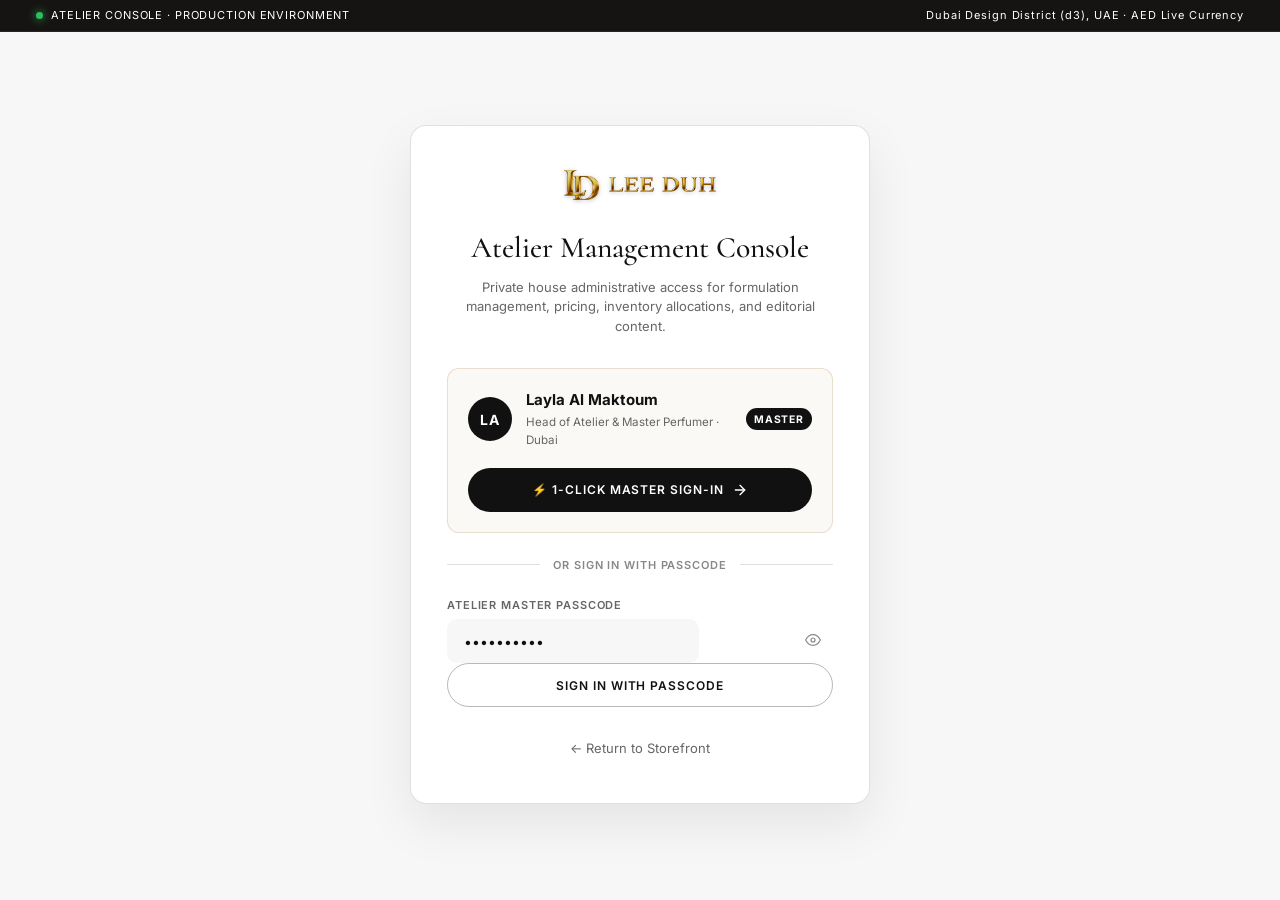
<file: admin.html>
<!DOCTYPE html>
<html lang="en">
<head>
  <meta charset="UTF-8">
  <meta name="viewport" content="width=device-width, initial-scale=1.0">
  <title>Atelier Management Console · LEE DUH Perfumes Dubai</title>
  <meta name="description" content="Private Atelier Administrative Console for LEE DUH Perfumes Dubai. Manage creations catalog, pricing, olfactory pyramids, and storefront editorial content.">
  <link rel="icon" type="image/png" href="brand-monogram.png">
  <link rel="preconnect" href="https://fonts.googleapis.com">
  <link rel="preconnect" href="https://fonts.gstatic.com" crossorigin>
  <link href="https://fonts.googleapis.com/css2?family=Cormorant:ital,wght@0,400;0,500;0,600;1,400;1,500&family=Inter:wght@400;500;600;700&family=Noto+Naskh+Arabic:wght@500;600&display=swap" rel="stylesheet">
  <link rel="stylesheet" href="styles.css">
</head>
<body class="page-admin">
  <!-- Minimal Top Environment Notice -->
  <div class="admin-env-bar" role="region" aria-label="Console environment notice">
    <div class="container admin-env-inner">
      <div class="admin-env-left">
        <span class="admin-env-dot"></span>
        <span class="admin-env-label">ATELIER CONSOLE &middot; PRODUCTION ENVIRONMENT</span>
      </div>
      <div class="admin-env-right">
        <span>Dubai Design District (d3), UAE &middot; AED Live Currency</span>
      </div>
    </div>
  </div>

  <!-- VIEW 1: 1-Click Fast Authentication Screen (Shown when logged out) -->
  <div class="admin-auth-shell" id="adminAuthScreen">
    <div class="admin-auth-card">
      <div class="admin-auth-head">
        <a href="index.html" class="brand-lockup is-centered" aria-label="LEE DUH Home">
          <img src="brand-monogram.png" alt="LD" class="brand-monogram-img" width="38" height="34">
          <img src="brand-wordmark.png" alt="LEE DUH" class="brand-wordmark-img" width="118" height="17">
        </a>
        <h1 class="admin-auth-title">Atelier Management Console</h1>
        <p class="admin-auth-subtitle">Private house administrative access for formulation management, pricing, inventory allocations, and editorial content.</p>
      </div>

      <div class="admin-auth-body">
        <!-- Single-Click Login Fast Track -->
        <div class="admin-quick-login-box">
          <div class="admin-user-pill">
            <div class="admin-avatar">LA</div>
            <div class="admin-user-meta">
              <strong>Layla Al Maktoum</strong>
              <span>Head of Atelier &amp; Master Perfumer &middot; Dubai</span>
            </div>
            <span class="admin-master-badge">MASTER</span>
          </div>

          <button type="button" class="btn-pill-dark btn-full admin-fast-btn" id="quickMasterLoginBtn">
            <span>&#9889; 1-Click Master Sign-In</span>
            <svg width="16" height="16" viewBox="0 0 24 24" fill="none" stroke="currentColor" stroke-width="2" stroke-linecap="round" stroke-linejoin="round" aria-hidden="true"><line x1="5" y1="12" x2="19" y2="12"></line><polyline points="12 5 19 12 12 19"></polyline></svg>
          </button>
        </div>

        <div class="admin-auth-divider">
          <span>OR SIGN IN WITH PASSCODE</span>
        </div>

        <!-- Optional Passcode Form -->
        <form id="adminPasscodeForm" class="admin-passcode-form">
          <div class="field-group">
            <label for="adminPasscodeInput">Atelier Master Passcode</label>
            <div class="passcode-input-wrap">
              <input type="password" id="adminPasscodeInput" value="leeduh2026" required class="clean-input" autocomplete="current-password">
              <button type="button" class="passcode-toggle-btn" id="togglePasscodeBtn" aria-label="Show passcode">
                <svg width="16" height="16" viewBox="0 0 24 24" fill="none" stroke="currentColor" stroke-width="1.8" stroke-linecap="round" stroke-linejoin="round" aria-hidden="true"><path d="M1 12s4-8 11-8 11 8 11 8-4 8-11 8-11-8-11-8z"></path><circle cx="12" cy="12" r="3"></circle></svg>
              </button>
            </div>
          </div>
          <button type="submit" class="btn-pill-outline btn-full" id="passcodeSubmitBtn">Sign In with Passcode</button>
        </form>

        <div class="admin-auth-footer">
          <a href="index.html" class="admin-back-link">&larr; Return to Storefront</a>
        </div>
      </div>
    </div>
  </div>

  <!-- VIEW 2: Complete Interactive Admin Console (Shown when authenticated) -->
  <div class="admin-console-shell" id="adminConsoleScreen" hidden>
    <!-- Top Fixed Admin Navigation Bar -->
    <header class="admin-header" role="banner">
      <div class="container admin-header-inner">
        <div class="admin-brand-group">
          <a href="index.html" class="brand-lockup" aria-label="LEE DUH Storefront">
            <img src="brand-monogram.png" alt="LD" width="28" height="24">
            <img src="brand-wordmark.png" alt="LEE DUH" width="94" height="14">
          </a>
          <span class="admin-title-badge">Atelier Console</span>
        </div>

        <div class="admin-header-actions">
          <div class="admin-current-user">
            <span class="admin-avatar-small">LA</span>
            <div class="admin-user-text">
              <span class="admin-user-name">Layla Al Maktoum</span>
              <span class="admin-user-role">Master Administrator</span>
            </div>
          </div>

          <div class="admin-quick-links">
            <a href="index.html" class="btn-pill-outline admin-header-btn" target="_blank" rel="noopener" title="Open storefront in new tab">
              <span>View Storefront</span>
              <svg width="12" height="12" viewBox="0 0 24 24" fill="none" stroke="currentColor" stroke-width="2" stroke-linecap="round" stroke-linejoin="round" aria-hidden="true"><path d="M18 13v6a2 2 0 0 1-2 2H5a2 2 0 0 1-2-2V8a2 2 0 0 1 2-2h6"></path><polyline points="15 3 21 3 21 9"></polyline><line x1="10" y1="14" x2="21" y2="3"></line></svg>
            </a>
            <button type="button" class="btn-pill-dark admin-header-btn" id="adminSignOutBtn" title="Sign out of Atelier Console">Sign Out</button>
          </div>
        </div>
      </div>
    </header>

    <main class="admin-main">
      <div class="container">
        <!-- Overview Banner -->
        <div class="admin-hero-banner">
          <div>
            <span class="section-kicker">Atelier Management &middot; UAE Live</span>
            <h1 class="admin-heading">House Formulations &amp; Merchandising</h1>
            <p class="admin-subheading">Update small-batch extrait perfumes, dedicated space purifiers, real-time AED pricing, olfactory pyramids, and storefront promotions.</p>
          </div>
          <div class="admin-hero-actions">
            <button type="button" class="btn-pill-dark" id="openAddProductHeroBtn">
              <span>+ Add New Creation</span>
            </button>
          </div>
        </div>

        <!-- KPI Summary Cards Row -->
        <div class="admin-kpi-grid">
          <div class="admin-kpi-card">
            <span class="admin-kpi-label">Total Formulations</span>
            <strong class="admin-kpi-val" id="kpiTotalCreations">14</strong>
            <span class="admin-kpi-sub">Active in House Archive</span>
          </div>

          <div class="admin-kpi-card">
            <span class="admin-kpi-label">Fine Perfumes</span>
            <strong class="admin-kpi-val" id="kpiFinePerfumes">8</strong>
            <span class="admin-kpi-sub">4 Extraits &middot; 4 Travel Atomizers</span>
          </div>

          <div class="admin-kpi-card">
            <span class="admin-kpi-label">Ambient &amp; Car</span>
            <strong class="admin-kpi-val" id="kpiPurifiers">6</strong>
            <span class="admin-kpi-sub">3 Home Diffusers &middot; 3 Car Clips</span>
          </div>

          <div class="admin-kpi-card">
            <span class="admin-kpi-label">Captured Orders</span>
            <strong class="admin-kpi-val" id="kpiOrdersCount">0</strong>
            <span class="admin-kpi-sub" id="kpiOrdersTotal">AED 0 Total Commissions</span>
          </div>

          <div class="admin-kpi-card">
            <span class="admin-kpi-label">Registry Members</span>
            <strong class="admin-kpi-val" id="kpiSubscribersCount">0</strong>
            <span class="admin-kpi-sub">Private Allocation Subscriptions</span>
          </div>
        </div>

        <!-- Navigation Tabs -->
        <div class="admin-tabs-row" role="tablist" aria-label="Console Sections">
          <button type="button" class="admin-tab active" role="tab" aria-selected="true" data-admin-tab="creations">
            <span>Creations Catalog (<span id="tabCountCreations">14</span>)</span>
          </button>
          <button type="button" class="admin-tab" role="tab" aria-selected="false" data-admin-tab="editorial">
            <span>Storefront &amp; Editorial Content</span>
          </button>
          <button type="button" class="admin-tab" role="tab" aria-selected="false" data-admin-tab="orders">
            <span>Commissions &amp; Registry</span>
          </button>
          <button type="button" class="admin-tab" role="tab" aria-selected="false" data-admin-tab="backup">
            <span>Data Portability &amp; Reset</span>
          </button>
        </div>

        <!-- TAB 1: CREATIONS CATALOG (CRUD) -->
        <section class="admin-tab-pane active" id="pane-creations" role="tabpanel" aria-label="Creations Catalog">
          <div class="admin-pane-toolbar">
            <div class="admin-search-wrap">
              <svg width="15" height="15" viewBox="0 0 24 24" fill="none" stroke="currentColor" stroke-width="2" stroke-linecap="round" stroke-linejoin="round" aria-hidden="true"><circle cx="11" cy="11" r="8"></circle><line x1="21" y1="21" x2="16.65" y2="16.65"></line></svg>
              <input type="search" id="adminProductSearch" class="clean-search-input" placeholder="Search creations by name, Arabic name, notes, or category..." aria-label="Search creations">
            </div>

            <div class="admin-pane-filters">
              <div class="admin-filter-group">
                <label for="adminCategoryFilter" class="sr-only">Filter by category</label>
                <select id="adminCategoryFilter" class="clean-select" aria-label="Filter by category">
                  <option value="all">All Lines (14)</option>
                  <option value="perfume">Fine Perfumes (8)</option>
                  <option value="home-purifier">Home Diffusers (3)</option>
                  <option value="car-purifier">Car Vent Clips (3)</option>
                </select>
              </div>

              <button type="button" class="btn-pill-dark" id="openAddProductBtn">
                <span>+ Add Formulation</span>
              </button>
            </div>
          </div>

          <!-- Creations Data Table -->
          <div class="admin-table-card">
            <div class="table-responsive">
              <table class="admin-table" id="adminCreationsTable">
                <thead>
                  <tr>
                    <th scope="col" style="width: 70px;">Piece</th>
                    <th scope="col">Creation &amp; Arabic</th>
                    <th scope="col">Category</th>
                    <th scope="col">Scent Family</th>
                    <th scope="col">Olfactory Notes</th>
                    <th scope="col">Base Price</th>
                    <th scope="col">Merchandising</th>
                    <th scope="col" class="text-right">Actions</th>
                  </tr>
                </thead>
                <tbody id="adminCreationsTableBody">
                  <!-- Injected dynamically by admin.js -->
                </tbody>
              </table>
            </div>

            <div class="admin-table-foot">
              <span id="adminTableCountLabel">Showing 14 formulations</span>
              <button type="button" class="reset-link-btn" id="adminResetTableFilterBtn" hidden>Clear Table Filter</button>
            </div>
          </div>
        </section>

        <!-- TAB 2: STOREFRONT & EDITORIAL CONTENT -->
        <section class="admin-tab-pane" id="pane-editorial" role="tabpanel" aria-label="Storefront Content" hidden>
          <div class="admin-card">
            <div class="admin-card-head">
              <div>
                <h2 class="admin-card-title">Storefront Marquee &amp; Logistics</h2>
                <p class="admin-card-sub">Control what appears across the top announcement bar, checkout thresholds, and concierge contact details.</p>
              </div>
            </div>

            <form id="adminStorefrontForm" class="admin-form">
              <div class="admin-form-grid">
                <div class="field-group full-width">
                  <label for="settingAnnouncementText">Top Announcement Marquee Text</label>
                  <input type="text" id="settingAnnouncementText" class="clean-input" required>
                  <span class="field-hint">Displayed across the top espresso bar on Home, Catalog, and Purifiers pages.</span>
                </div>

                <div class="field-group">
                  <label for="settingDeliveryThreshold">Complimentary UAE Delivery Threshold (AED)</label>
                  <input type="number" id="settingDeliveryThreshold" min="0" step="10" class="clean-input" required>
                  <span class="field-hint">Orders over this amount qualify for free delivery (Standard: AED 500).</span>
                </div>

                <div class="field-group">
                  <label for="settingRitualBundlePrice">3-Piece Coffret Promotional Price (AED)</label>
                  <input type="number" id="settingRitualBundlePrice" min="0" step="5" class="clean-input" required>
                  <span class="field-hint">Price displayed on the Ritual Sets highlight banner (Default: AED 549).</span>
                </div>

                <div class="field-group">
                  <label for="settingRitualBundleWasPrice">3-Piece Coffret Original Value (AED)</label>
                  <input type="number" id="settingRitualBundleWasPrice" min="0" step="5" class="clean-input" required>
                  <span class="field-hint">Strikethrough reference price (Default: AED 610).</span>
                </div>

                <div class="field-group">
                  <label for="settingConciergePhone">Concierge WhatsApp / Phone</label>
                  <input type="text" id="settingConciergePhone" class="clean-input">
                </div>

                <div class="field-group full-width">
                  <label for="settingConciergeAddress">Atelier Physical Address</label>
                  <input type="text" id="settingConciergeAddress" class="clean-input">
                </div>
              </div>

              <div class="admin-form-actions">
                <button type="submit" class="btn-pill-dark" id="saveStorefrontSettingsBtn">Save Storefront Settings</button>
                <button type="button" class="btn-pill-outline" id="resetStorefrontSettingsBtn">Reset to Defaults</button>
              </div>
            </form>
          </div>
        </section>

        <!-- TAB 3: COMMISSIONS & PRIVATE REGISTRY -->
        <section class="admin-tab-pane" id="pane-orders" role="tabpanel" aria-label="Commissions &amp; Registry" hidden>
          <div class="admin-card-stack">
            <!-- Customer Orders Card -->
            <div class="admin-card">
              <div class="admin-card-head">
                <div>
                  <h2 class="admin-card-title">Completed Orders Log</h2>
                  <p class="admin-card-sub">Recorded orders submitted through the shopping bag drawer during sessions.</p>
                </div>
                <button type="button" class="btn-pill-outline btn-sm" id="clearOrdersBtn">Clear Orders Log</button>
              </div>

              <div class="table-responsive">
                <table class="admin-table">
                  <thead>
                    <tr>
                      <th scope="col">Order ID</th>
                      <th scope="col">Date</th>
                      <th scope="col">Client</th>
                      <th scope="col">Emirate</th>
                      <th scope="col">Creations</th>
                      <th scope="col">Subtotal</th>
                      <th scope="col">Status</th>
                    </tr>
                  </thead>
                  <tbody id="adminOrdersTableBody">
                    <!-- Populated by admin.js -->
                  </tbody>
                </table>
              </div>
            </div>

            <!-- Registry Subscribers Card -->
            <div class="admin-card">
              <div class="admin-card-head">
                <div>
                  <h2 class="admin-card-title">Atelier Private Registry Subscribers</h2>
                  <p class="admin-card-sub">Customer emails collected via the footer newsletter / private allocation form.</p>
                </div>
                <div class="admin-head-btn-row">
                  <button type="button" class="btn-pill-dark btn-sm" id="exportRegistryCsvBtn">Export CSV</button>
                  <button type="button" class="btn-pill-outline btn-sm" id="clearRegistryBtn">Clear Subscribers</button>
                </div>
              </div>

              <div class="table-responsive">
                <table class="admin-table">
                  <thead>
                    <tr>
                      <th scope="col">#</th>
                      <th scope="col">Email Address</th>
                      <th scope="col">Captured Date</th>
                      <th scope="col">Source</th>
                    </tr>
                  </thead>
                  <tbody id="adminRegistryTableBody">
                    <!-- Populated by admin.js -->
                  </tbody>
                </table>
              </div>
            </div>
          </div>
        </section>

        <!-- TAB 4: DATA PORTABILITY & RESTORE -->
        <section class="admin-tab-pane" id="pane-backup" role="tabpanel" aria-label="Data Portability &amp; Reset" hidden>
          <div class="admin-backup-grid">
            <div class="admin-card">
              <div class="admin-card-head">
                <div>
                  <h2 class="admin-card-title">Export Catalog &amp; Settings</h2>
                  <p class="admin-card-sub">Download the live state of all 14+ formulations, prices, and settings as a clean JSON backup file.</p>
                </div>
              </div>
              <p class="admin-card-desc">Use this export to backup changes made in the browser or deploy updated formulations permanently into repository source files.</p>
              <button type="button" class="btn-pill-dark" id="exportDatabaseBtn">
                <span>Download Database (JSON)</span>
                <svg width="14" height="14" viewBox="0 0 24 24" fill="none" stroke="currentColor" stroke-width="2" stroke-linecap="round" stroke-linejoin="round" aria-hidden="true"><path d="M21 15v4a2 2 0 0 1-2 2H5a2 2 0 0 1-2-2v-4"></path><polyline points="7 10 12 15 17 10"></polyline><line x1="12" y1="15" x2="12" y2="3"></line></svg>
              </button>
            </div>

            <div class="admin-card">
              <div class="admin-card-head">
                <div>
                  <h2 class="admin-card-title">Import Catalog (JSON)</h2>
                  <p class="admin-card-sub">Upload an existing catalog JSON file to instantly overwrite or restore creations.</p>
                </div>
              </div>
              <p class="admin-card-desc">Select a previously exported JSON file to load into the live store immediately.</p>
              <input type="file" id="importJsonFileInput" accept=".json" style="display: none;">
              <button type="button" class="btn-pill-outline" id="importDatabaseBtn">
                <span>Select JSON File to Restore</span>
              </button>
            </div>

            <div class="admin-card is-danger-card">
              <div class="admin-card-head">
                <div>
                  <h2 class="admin-card-title">Restore Factory Seed Catalog</h2>
                  <p class="admin-card-sub">Reverts all products, prices, and settings back to the original 14 handcrafted LEE DUH formulations.</p>
                </div>
              </div>
              <p class="admin-card-desc">This action clears any custom additions or edits in localStorage and reinstates the original master catalog.</p>
              <button type="button" class="btn-pill-danger" id="factoryResetBtn">
                <span>Reset to Factory Catalog</span>
              </button>
            </div>
          </div>
        </section>
      </div>
    </main>
  </div>

  <!-- MODAL 1: Edit Creation Modal -->
  <dialog class="admin-dialog" id="editCreationModal" aria-labelledby="editCreationModalTitle">
    <div class="admin-dialog-shell">
      <div class="admin-dialog-head">
        <div>
          <span class="dialog-top-eyebrow">Modify Formulation</span>
          <h2 class="dialog-heading" id="editCreationModalTitle">Edit Creation</h2>
        </div>
        <button type="button" class="dialog-close-circle" id="closeEditModalBtn" aria-label="Close dialog">&times;</button>
      </div>

      <div class="admin-dialog-body">
        <form id="editCreationForm" class="admin-form">
          <input type="hidden" id="editItemCatalogId">

          <div class="admin-form-grid">
            <div class="field-group">
              <label for="editItemTitle">Creation Title</label>
              <input type="text" id="editItemTitle" required class="clean-input">
            </div>

            <div class="field-group">
              <label for="editItemArabic">Arabic Inscription</label>
              <input type="text" id="editItemArabic" class="clean-input" dir="rtl" placeholder="e.g. عود ورد">
            </div>

            <div class="field-group">
              <label for="editItemCategory">Category</label>
              <select id="editItemCategory" class="clean-input" required>
                <option value="perfume">Fine Perfume</option>
                <option value="home-purifier">Home Purifier</option>
                <option value="car-purifier">Car Purifier</option>
              </select>
            </div>

            <div class="field-group">
              <label for="editItemFamily">Fragrance Family</label>
              <input type="text" id="editItemFamily" required class="clean-input" placeholder="e.g. Oud &amp; Taif Rose">
            </div>

            <div class="field-group full-width">
              <label for="editItemSubtitle">Subtitle / Designation</label>
              <input type="text" id="editItemSubtitle" class="clean-input" placeholder="e.g. 25% Pure Extrait · Macerated 12 Weeks">
            </div>

            <div class="field-group full-width">
              <label for="editItemStory">Editorial Formulation Story</label>
              <textarea id="editItemStory" class="clean-input" rows="3"></textarea>
            </div>

            <div class="field-group">
              <label for="editItemTop">Top Notes</label>
              <input type="text" id="editItemTop" class="clean-input" placeholder="e.g. Pink pepper and Taif rose">
            </div>

            <div class="field-group">
              <label for="editItemHeart">Heart Notes</label>
              <input type="text" id="editItemHeart" class="clean-input" placeholder="e.g. Aged Cambodian oud">
            </div>

            <div class="field-group">
              <label for="editItemBase">Base Notes</label>
              <input type="text" id="editItemBase" class="clean-input" placeholder="e.g. Smoky amber and leather">
            </div>

            <div class="field-group">
              <label for="editItemBadge">Merchandising Badge</label>
              <input type="text" id="editItemBadge" class="clean-input" placeholder="e.g. #1 Best Seller, Sanctuary Blend, or leave blank">
            </div>

            <div class="field-group">
              <label for="editItemSalesCount">Verified Sales Count</label>
              <input type="number" id="editItemSalesCount" class="clean-input" min="0">
            </div>

            <div class="field-group">
              <label for="editItemRating">Customer Rating</label>
              <input type="text" id="editItemRating" class="clean-input" placeholder="4.92">
            </div>
          </div>

          <!-- Sizes & Pricing Table Editor -->
          <div class="sizes-pricing-editor">
            <h3 class="sizes-editor-title">Formats &amp; Prices (AED)</h3>
            <p class="sizes-editor-sub">Configure active sizes, vessels, and pricing in AED for this formulation.</p>
            <div id="editSizesContainer" class="sizes-container">
              <!-- Dynamically populated size rows -->
            </div>
            <button type="button" class="btn-pill-outline btn-sm" id="addSizeRowBtn">+ Add Size Variant</button>
          </div>

          <div class="admin-modal-actions">
            <button type="submit" class="btn-pill-dark" id="saveEditCreationBtn">Save Changes</button>
            <button type="button" class="btn-pill-outline" id="cancelEditBtn">Cancel</button>
          </div>
        </form>
      </div>
    </div>
  </dialog>

  <!-- MODAL 2: Add New Creation Modal -->
  <dialog class="admin-dialog" id="addCreationModal" aria-labelledby="addCreationModalTitle">
    <div class="admin-dialog-shell">
      <div class="admin-dialog-head">
        <div>
          <span class="dialog-top-eyebrow">New Commission</span>
          <h2 class="dialog-heading" id="addCreationModalTitle">Add New Formulation</h2>
        </div>
        <button type="button" class="dialog-close-circle" id="closeAddModalBtn" aria-label="Close dialog">&times;</button>
      </div>

      <div class="admin-dialog-body">
        <form id="addCreationForm" class="admin-form">
          <div class="admin-form-grid">
            <div class="field-group">
              <label for="addItemTitle">Creation Title</label>
              <input type="text" id="addItemTitle" required class="clean-input" placeholder="e.g. Amber Imperial Extrait">
            </div>

            <div class="field-group">
              <label for="addItemArabic">Arabic Inscription</label>
              <input type="text" id="addItemArabic" class="clean-input" dir="rtl" placeholder="e.g. عنبر ملكي">
            </div>

            <div class="field-group">
              <label for="addItemCategory">Category</label>
              <select id="addItemCategory" class="clean-input" required>
                <option value="perfume">Fine Perfume</option>
                <option value="home-purifier">Home Purifier</option>
                <option value="car-purifier">Car Purifier</option>
              </select>
            </div>

            <div class="field-group">
              <label for="addItemFamily">Fragrance Family</label>
              <input type="text" id="addItemFamily" required class="clean-input" placeholder="e.g. Amber &amp; Smoky Incense">
            </div>

            <div class="field-group full-width">
              <label for="addItemSubtitle">Subtitle / Specification</label>
              <input type="text" id="addItemSubtitle" class="clean-input" placeholder="e.g. 25% Pure Extrait de Parfum">
            </div>

            <div class="field-group full-width">
              <label for="addItemStory">Editorial Story</label>
              <textarea id="addItemStory" class="clean-input" rows="2" placeholder="Describe the concept, origin, and maceration..."></textarea>
            </div>

            <div class="field-group">
              <label for="addItemTop">Top Notes</label>
              <input type="text" id="addItemTop" class="clean-input" placeholder="e.g. Bergamot and saffron">
            </div>

            <div class="field-group">
              <label for="addItemHeart">Heart Notes</label>
              <input type="text" id="addItemHeart" class="clean-input" placeholder="e.g. Cedar and bourbon vanilla">
            </div>

            <div class="field-group">
              <label for="addItemBase">Base Notes</label>
              <input type="text" id="addItemBase" class="clean-input" placeholder="e.g. Ambergris and smoked wood">
            </div>

            <div class="field-group">
              <label for="addItemImage">Flacon / Diffuser Image</label>
              <select id="addItemImage" class="clean-input">
                <option value="bottle-oud-rose.png">Oud Rose Flacon (Amber-Rose)</option>
                <option value="bottle-avenor.png">Avenor Flacon (Obsidian)</option>
                <option value="bottle-scentra.png">Scentra Flacon (Golden Amber)</option>
                <option value="bottle-oud-maracuja.png">Oud Maracuja Flacon (Nocturne Gold)</option>
                <option value="diffuser-home-qasr-velvet.png">Qasr Velvet Reed Diffuser</option>
                <option value="diffuser-home-alabaster-dusk.png">Alabaster Dusk Diffuser</option>
                <option value="diffuser-home-sahara-incense.png">Sahara Incense Diffuser</option>
                <option value="purifier-car-carbon-drift.png">Carbon Drift Car Purifier</option>
                <option value="purifier-car-dune-espresso.png">Dune Espresso Car Purifier</option>
                <option value="purifier-car-chrome-citrus.png">Chrome Citrus Car Purifier</option>
              </select>
            </div>

            <div class="field-group">
              <label for="addItemDefaultSize">Default Size / Format</label>
              <input type="text" id="addItemDefaultSize" required class="clean-input" value="50 ml Extrait">
            </div>

            <div class="field-group">
              <label for="addItemDefaultPrice">Price in AED (includes 5% VAT)</label>
              <input type="number" id="addItemDefaultPrice" required min="10" step="5" class="clean-input" value="340">
            </div>

            <div class="field-group">
              <label for="addItemBadge">Merchandising Badge</label>
              <input type="text" id="addItemBadge" class="clean-input" value="New Vintage">
            </div>
          </div>

          <div class="admin-modal-actions">
            <button type="submit" class="btn-pill-dark" id="submitAddCreationBtn">Create Formulation</button>
            <button type="button" class="btn-pill-outline" id="cancelAddBtn">Cancel</button>
          </div>
        </form>
      </div>
    </div>
  </dialog>

  <!-- Live Toast Region -->
  <div class="toast-region" id="toastRegion" role="status" aria-live="polite" aria-atomic="true"></div>

  <!-- Scripts -->
  <script src="app.js"></script>
  <script src="admin.js"></script>
</body>
</html>
</file>
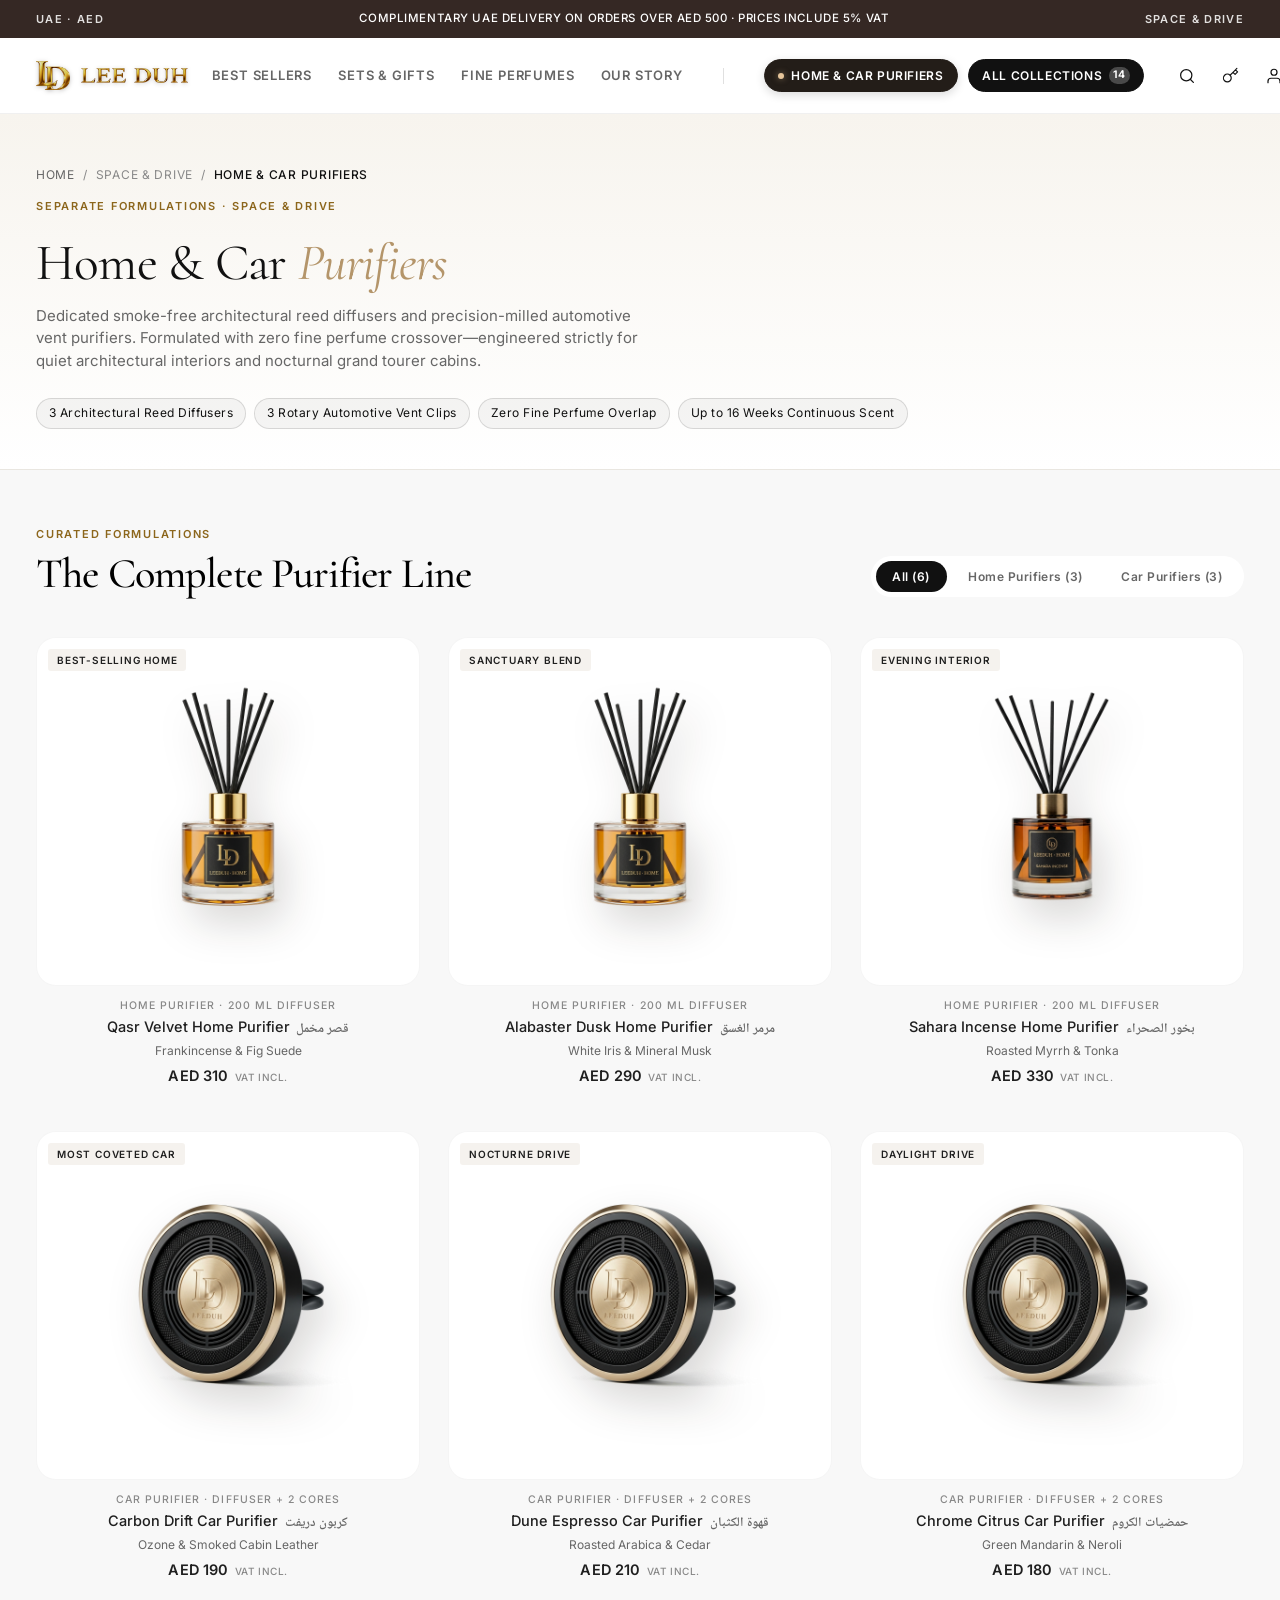
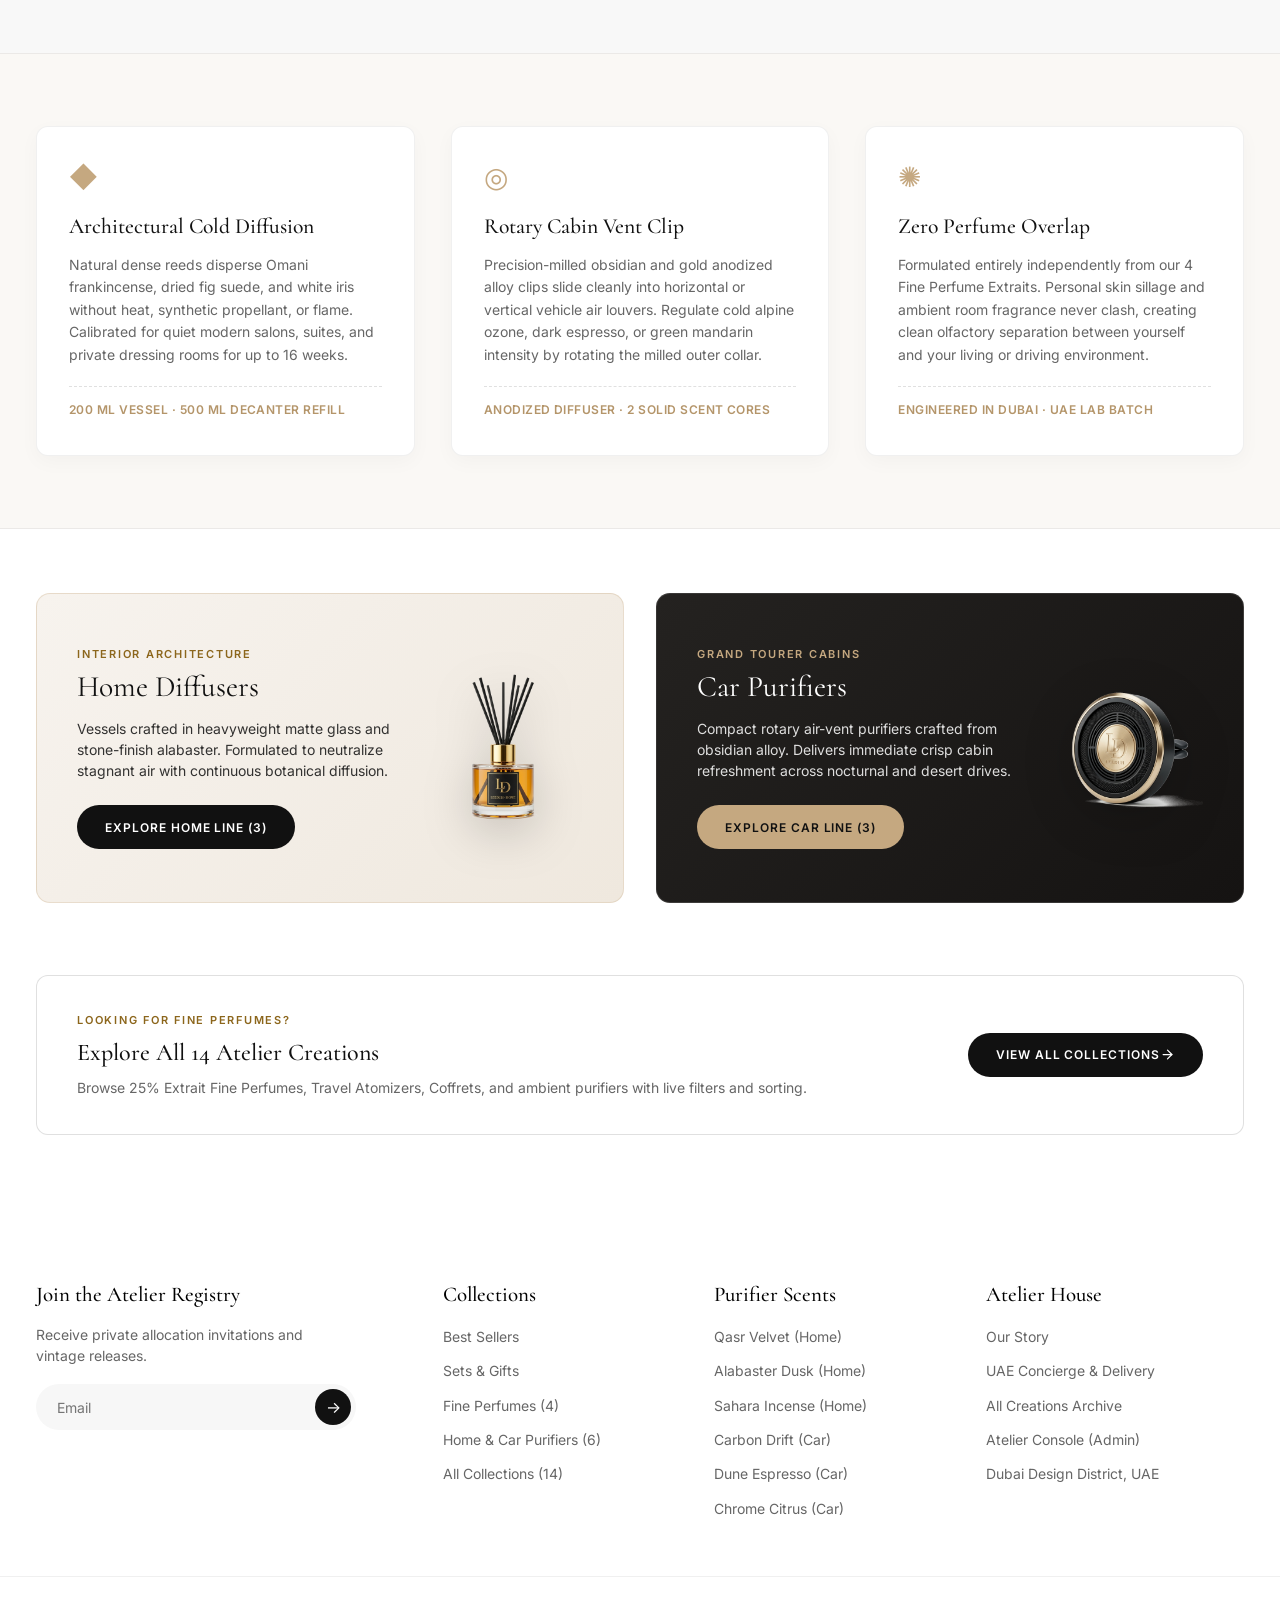
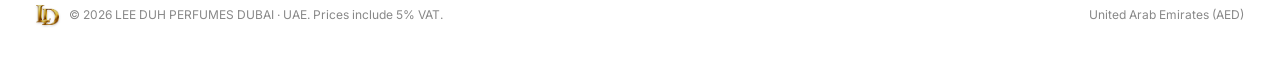
<file: purifiers.html>
<!DOCTYPE html>
<html lang="en">
<head>
  <meta charset="UTF-8">
  <meta name="viewport" content="width=device-width, initial-scale=1.0">
  <title>Home &amp; Car Purifiers · Space &amp; Drive · LEE DUH Perfumes Dubai</title>
  <meta name="description" content="Explore LEE DUH dedicated Home &amp; Car Purifiers. Architectural smoke-free reed diffusers and precision-milled automotive vent purifiers formulated strictly separate from fine perfumes.">
  <link rel="icon" type="image/png" href="brand-monogram.png">
  <link rel="preconnect" href="https://fonts.googleapis.com">
  <link rel="preconnect" href="https://fonts.gstatic.com" crossorigin>
  <link href="https://fonts.googleapis.com/css2?family=Cormorant:ital,wght@0,400;0,500;0,600;1,400;1,500&family=Inter:wght@400;500;600;700&family=Noto+Naskh+Arabic:wght@500;600&display=swap" rel="stylesheet">
  <link rel="stylesheet" href="styles.css">
</head>
<body class="page-purifiers">
  <!-- Espresso Top Announcement Bar -->
  <div class="announcement-bar" role="region" aria-label="Storefront notice">
    <div class="container announcement-inner">
      <span class="announcement-region">UAE &middot; AED</span>
      <p class="announcement-text">Complimentary UAE delivery on orders over AED 500 &middot; Prices include 5% VAT</p>
      <span class="announcement-badge">SPACE &amp; DRIVE</span>
    </div>
  </div>

  <!-- Minimal White Sticky Header with Rearranged Navigation -->
  <header class="site-header" id="mainHeader" role="banner">
    <div class="header-inner">
      <a href="index.html" class="brand-lockup" aria-label="LEE DUH Perfumes Home">
        <img src="brand-monogram.png" alt="LD Monogram" class="brand-monogram-img" width="32" height="28">
        <img src="brand-wordmark.png" alt="LEE DUH" class="brand-wordmark-img" width="104" height="15">
      </a>

      <nav class="main-nav" id="desktopNav" aria-label="Main navigation">
        <!-- Home Page In-Page Buttons (Grouped Together) -->
        <div class="nav-home-group">
          <a href="index.html#bestsellers" class="nav-link">Best Sellers</a>
          <a href="index.html#bundles" class="nav-link">Sets &amp; Gifts</a>
          <a href="index.html#perfumes" class="nav-link">Fine Perfumes</a>
          <a href="index.html#about" class="nav-link">Our Story</a>
        </div>

        <span class="nav-group-divider" aria-hidden="true"></span>

        <!-- Standalone Destination Collections (Visually Distinct) -->
        <div class="nav-destinations-group">
          <a href="purifiers.html" class="nav-dest-btn nav-btn-purifiers active" aria-current="page" title="Home &amp; Car Purifiers">
            <span class="nav-dest-dot" aria-hidden="true"></span>
            <span>Home &amp; Car Purifiers</span>
          </a>
          <a href="shop.html" class="nav-dest-btn nav-btn-collections" title="All Collections">
            <span>All Collections</span>
            <span class="nav-dest-badge">14</span>
          </a>
        </div>
      </nav>

      <div class="header-utilities">
        <button type="button" class="utility-icon-btn" id="navSearchTrigger" aria-label="Search collection" title="Search">
          <svg width="18" height="18" viewBox="0 0 24 24" fill="none" stroke="currentColor" stroke-width="1.65" stroke-linecap="round" stroke-linejoin="round" aria-hidden="true">
            <circle cx="11" cy="11" r="7.5"></circle>
            <line x1="20.5" y1="20.5" x2="16.3" y2="16.3"></line>
          </svg>
        </button>

        <a href="admin.html" class="utility-icon-btn" id="adminConsoleTrigger" aria-label="Open Atelier Console" title="Atelier Console">
          <svg width="17" height="17" viewBox="0 0 24 24" fill="none" stroke="currentColor" stroke-width="1.65" stroke-linecap="round" stroke-linejoin="round" aria-hidden="true">
            <path d="M21 2l-2 2m-7.61 7.61a5.5 5.5 0 1 1-7.778 7.778 5.5 5.5 0 0 1 7.777-7.777zm0 0L15.5 7.5m0 0l3 3L22 7l-3-3m-3.5 3.5L19 4"></path>
          </svg>
        </a>

        <button type="button" class="utility-icon-btn" id="profileTrigger" aria-label="Open customer profile" title="Account">
          <svg width="18" height="18" viewBox="0 0 24 24" fill="none" stroke="currentColor" stroke-width="1.65" stroke-linecap="round" stroke-linejoin="round" aria-hidden="true">
            <path d="M20 21v-2a4 4 0 0 0-4-4H8a4 4 0 0 0-4 4v2"></path>
            <circle cx="12" cy="7" r="4"></circle>
          </svg>
        </button>

        <button type="button" class="utility-icon-btn" id="wishlistTrigger" aria-label="Open wishlist, 0 saved items" title="Wishlist">
          <svg width="18" height="18" viewBox="0 0 24 24" fill="none" stroke="currentColor" stroke-width="1.65" stroke-linecap="round" stroke-linejoin="round" aria-hidden="true">
            <path d="M20.84 4.61a5.5 5.5 0 0 0-7.78 0L12 5.67l-1.06-1.06a5.5 5.5 0 0 0-7.78 7.78l1.06 1.06L12 21.23l7.78-7.78 1.06-1.06a5.5 5.5 0 0 0 0-7.78z"></path>
          </svg>
          <span class="utility-dot-count" id="wishlistCountBadge" hidden>0</span>
        </button>

        <button type="button" class="utility-bag-btn" id="bagTrigger" aria-label="Open shopping bag, 0 items" title="Shopping Bag">
          <svg width="18" height="18" viewBox="0 0 24 24" fill="none" stroke="currentColor" stroke-width="1.65" stroke-linecap="round" stroke-linejoin="round" aria-hidden="true">
            <path d="M6 2L3 6v14a2 2 0 0 0 2 2h14a2 2 0 0 0 2-2V6l-3-4z"></path>
            <line x1="3" y1="6" x2="21" y2="6"></line>
            <path d="M16 10a4 4 0 0 1-8 0"></path>
          </svg>
          <span class="bag-btn-count" id="bagCountBadge">0</span>
        </button>

        <button type="button" class="mobile-menu-btn" id="navToggle" aria-label="Open menu" aria-expanded="false" aria-controls="mobileNavDrawer">
          <span></span>
          <span></span>
        </button>
      </div>
    </div>
  </header>

  <!-- Mobile Navigation Drawer -->
  <div class="mobile-drawer" id="mobileNavDrawer" hidden>
    <div class="mobile-drawer-backdrop" id="mobileNavBackdrop"></div>
    <div class="mobile-drawer-panel">
      <div class="mobile-drawer-head">
        <span class="mobile-drawer-brand">LEE DUH</span>
        <button type="button" class="drawer-close-btn" id="mobileNavClose" aria-label="Close menu">&times;</button>
      </div>
      <nav class="mobile-drawer-links" aria-label="Mobile navigation">
        <div class="mobile-nav-section-label">House &amp; Stories</div>
        <a href="index.html" class="mobile-nav-link">Home Flagship</a>
        <a href="index.html#bestsellers" class="mobile-nav-link">Best Sellers</a>
        <a href="index.html#bundles" class="mobile-nav-link">Sets &amp; Gifts</a>
        <a href="index.html#perfumes" class="mobile-nav-link">Fine Perfumes</a>
        <a href="index.html#about" class="mobile-nav-link">Our Story</a>

        <div class="mobile-nav-section-label is-destinations">Dedicated Archives</div>
        <div class="mobile-dest-group">
          <a href="purifiers.html" class="mobile-dest-card mobile-btn-purifiers active" aria-current="page">
            <div class="mobile-dest-info">
              <span class="mobile-dest-title">Home &amp; Car Purifiers</span>
              <span class="mobile-dest-sub">6 Dedicated Ambient &amp; Cabin Formulations</span>
            </div>
            <span class="mobile-dest-arrow">&rarr;</span>
          </a>
          <a href="shop.html" class="mobile-dest-card mobile-btn-collections">
            <div class="mobile-dest-info">
              <span class="mobile-dest-title">All Collections</span>
              <span class="mobile-dest-sub">Complete 14 Creations Archive · Filters &amp; Search</span>
            </div>
            <span class="mobile-dest-arrow">&rarr;</span>
          </a>
        </div>
      </nav>
      <div class="mobile-drawer-footer-actions">
        <button type="button" class="drawer-action-row" id="mobileWishlistBtn">
          <span>Wishlist</span>
          <span class="drawer-action-meta" id="mobileWishlistBadge">0</span>
        </button>
        <button type="button" class="drawer-action-row" id="mobileProfileBtn">
          <span>Account</span>
          <span class="drawer-action-meta" id="mobileProfileLabel">Member</span>
        </button>
      </div>
    </div>
  </div>

  <main>
    <!-- Purifiers Editorial Hero Banner -->
    <section class="purifiers-hero-banner" aria-label="Space and Drive Header">
      <div class="container purifiers-hero-inner">
        <nav class="shop-breadcrumb" aria-label="Breadcrumb">
          <a href="index.html">Home</a>
          <span aria-hidden="true">/</span>
          <span>Space &amp; Drive</span>
          <span aria-hidden="true">/</span>
          <span aria-current="page">Home &amp; Car Purifiers</span>
        </nav>
        <span class="section-kicker">Separate Formulations &middot; Space &amp; Drive</span>
        <h1 class="shop-page-title">Home &amp; Car <em>Purifiers</em></h1>
        <p class="shop-page-subtitle">Dedicated smoke-free architectural reed diffusers and precision-milled automotive vent purifiers. Formulated with zero fine perfume crossover—engineered strictly for quiet architectural interiors and nocturnal grand tourer cabins.</p>
        
        <div class="purifiers-pills-row">
          <span class="archive-pill">3 Architectural Reed Diffusers</span>
          <span class="archive-pill">3 Rotary Automotive Vent Clips</span>
          <span class="archive-pill">Zero Fine Perfume Overlap</span>
          <span class="archive-pill">Up to 16 Weeks Continuous Scent</span>
        </div>
      </div>
    </section>

    <!-- Main Purifiers Showcase Section with Segmented Tabs -->
    <section class="boutique-section is-warm-stone is-on-stone purifiers-archive-section" id="purifiers" aria-label="Home and Car Purifiers Collection">
      <div class="container">
        <div class="section-head-row is-wrap">
          <div>
            <span class="section-kicker">Curated Formulations</span>
            <h2 class="section-title">The Complete Purifier Line</h2>
          </div>

          <div class="segmented-tabs" id="purifierSectionTabs" role="tablist" aria-label="Filter purifier line">
            <button type="button" class="seg-tab active" role="tab" aria-selected="true" data-purifier-tab="all">All (6)</button>
            <button type="button" class="seg-tab" role="tab" aria-selected="false" data-purifier-tab="home-purifier">Home Purifiers (3)</button>
            <button type="button" class="seg-tab" role="tab" aria-selected="false" data-purifier-tab="car-purifier">Car Purifiers (3)</button>
          </div>
        </div>

        <div class="product-grid-3 purifiers-main-grid" id="purifiersShowcaseGrid"></div>
      </div>
    </section>

    <!-- Architectural Formulation Philosophy Strip -->
    <section class="boutique-section purifiers-craft-section" aria-label="Purifier formulation craft">
      <div class="container">
        <div class="purifiers-craft-grid">
          <div class="craft-feature-card">
            <div class="craft-icon" aria-hidden="true">&#9670;</div>
            <h3 class="craft-title">Architectural Cold Diffusion</h3>
            <p class="craft-desc">Natural dense reeds disperse Omani frankincense, dried fig suede, and white iris without heat, synthetic propellant, or flame. Calibrated for quiet modern salons, suites, and private dressing rooms for up to 16 weeks.</p>
            <span class="craft-meta">200 ml Vessel &middot; 500 ml Decanter Refill</span>
          </div>

          <div class="craft-feature-card">
            <div class="craft-icon" aria-hidden="true">&#9678;</div>
            <h3 class="craft-title">Rotary Cabin Vent Clip</h3>
            <p class="craft-desc">Precision-milled obsidian and gold anodized alloy clips slide cleanly into horizontal or vertical vehicle air louvers. Regulate cold alpine ozone, dark espresso, or green mandarin intensity by rotating the milled outer collar.</p>
            <span class="craft-meta">Anodized Diffuser &middot; 2 Solid Scent Cores</span>
          </div>

          <div class="craft-feature-card">
            <div class="craft-icon" aria-hidden="true">&#10042;</div>
            <h3 class="craft-title">Zero Perfume Overlap</h3>
            <p class="craft-desc">Formulated entirely independently from our 4 Fine Perfume Extraits. Personal skin sillage and ambient room fragrance never clash, creating clean olfactory separation between yourself and your living or driving environment.</p>
            <span class="craft-meta">Engineered in Dubai &middot; UAE Lab Batch</span>
          </div>
        </div>
      </div>
    </section>

    <!-- Dual Split Showcase Banner (Home Sanctuary vs Nocturne Drive) -->
    <section class="boutique-section purifiers-split-section" aria-label="Dual Environment Showcases">
      <div class="container">
        <div class="purifiers-split-grid">
          <article class="purifier-ambient-banner is-home-banner">
            <div class="ambient-banner-content">
              <span class="section-kicker">Interior Architecture</span>
              <h3 class="ambient-banner-title">Home Diffusers</h3>
              <p class="ambient-banner-desc">Vessels crafted in heavyweight matte glass and stone-finish alabaster. Formulated to neutralize stagnant air with continuous botanical diffusion.</p>
              <button type="button" class="btn-pill-dark" onclick="setActivePurifierTab('home-purifier')">Explore Home Line (3)</button>
            </div>
            <div class="ambient-banner-media">
              <img src="diffuser-home-qasr-velvet.png" alt="Qasr Velvet Home Diffuser" width="160" height="220" loading="lazy">
            </div>
          </article>

          <article class="purifier-ambient-banner is-car-banner">
            <div class="ambient-banner-content">
              <span class="section-kicker">Grand Tourer Cabins</span>
              <h3 class="ambient-banner-title">Car Purifiers</h3>
              <p class="ambient-banner-desc">Compact rotary air-vent purifiers crafted from obsidian alloy. Delivers immediate crisp cabin refreshment across nocturnal and desert drives.</p>
              <button type="button" class="btn-pill-dark" onclick="setActivePurifierTab('car-purifier')">Explore Car Line (3)</button>
            </div>
            <div class="ambient-banner-media">
              <img src="purifier-car-carbon-drift.png" alt="Carbon Drift Car Purifier" width="150" height="150" loading="lazy">
            </div>
          </article>
        </div>
      </div>
    </section>

    <!-- Direct Bridge to All Collections -->
    <section class="boutique-section purifiers-bridge-section" aria-label="Browse All Collections">
      <div class="container">
        <div class="purifiers-bridge-card">
          <div>
            <span class="section-kicker">Looking for Fine Perfumes?</span>
            <h3 class="purifiers-bridge-title">Explore All 14 Atelier Creations</h3>
            <p class="purifiers-bridge-sub">Browse 25% Extrait Fine Perfumes, Travel Atomizers, Coffrets, and ambient purifiers with live filters and sorting.</p>
          </div>
          <a href="shop.html" class="btn-pill-dark">
            <span>View All Collections</span>
            <svg width="15" height="15" viewBox="0 0 24 24" fill="none" stroke="currentColor" stroke-width="2" stroke-linecap="round" stroke-linejoin="round" aria-hidden="true"><line x1="5" y1="12" x2="19" y2="12"></line><polyline points="12 5 19 12 12 19"></polyline></svg>
          </a>
        </div>
      </div>
    </section>
  </main>

  <!-- Clean Light Editorial Footer -->
  <footer class="site-footer" role="contentinfo">
    <div class="container footer-grid">
      <div class="footer-registry-col">
        <h3 class="footer-serif-head">Join the Atelier Registry</h3>
        <p class="footer-registry-copy">Receive private allocation invitations and vintage releases.</p>
        <form id="footerRegistryForm" class="footer-pill-form">
          <input type="email" id="registryEmailInput" placeholder="Email" aria-label="Email for atelier registry" required class="footer-pill-input">
          <button type="submit" class="footer-arrow-btn" aria-label="Subscribe">&rarr;</button>
        </form>
      </div>

      <div class="footer-links-col">
        <h3 class="footer-serif-head">Collections</h3>
        <ul>
          <li><a href="index.html#bestsellers">Best Sellers</a></li>
          <li><a href="index.html#bundles">Sets &amp; Gifts</a></li>
          <li><a href="index.html#perfumes">Fine Perfumes (4)</a></li>
          <li><a href="purifiers.html">Home &amp; Car Purifiers (6)</a></li>
          <li><a href="shop.html">All Collections (14)</a></li>
        </ul>
      </div>

      <div class="footer-links-col">
        <h3 class="footer-serif-head">Purifier Scents</h3>
        <ul>
          <li><a href="purifiers.html?tab=home-purifier" data-quick-view="qasr-velvet">Qasr Velvet (Home)</a></li>
          <li><a href="purifiers.html?tab=home-purifier" data-quick-view="alabaster-dusk">Alabaster Dusk (Home)</a></li>
          <li><a href="purifiers.html?tab=home-purifier" data-quick-view="sahara-incense">Sahara Incense (Home)</a></li>
          <li><a href="purifiers.html?tab=car-purifier" data-quick-view="carbon-drift">Carbon Drift (Car)</a></li>
          <li><a href="purifiers.html?tab=car-purifier" data-quick-view="dune-espresso">Dune Espresso (Car)</a></li>
          <li><a href="purifiers.html?tab=car-purifier" data-quick-view="chrome-citrus">Chrome Citrus (Car)</a></li>
        </ul>
      </div>

      <div class="footer-links-col">
        <h3 class="footer-serif-head">Atelier House</h3>
        <ul>
          <li><a href="index.html#about">Our Story</a></li>
          <li><a href="index.html#delivery">UAE Concierge &amp; Delivery</a></li>
          <li><a href="shop.html">All Creations Archive</a></li>
          <li><a href="admin.html">Atelier Console (Admin)</a></li>
          <li><span>Dubai Design District, UAE</span></li>
        </ul>
      </div>
    </div>

    <div class="container footer-bottom">
      <div class="footer-bottom-brand">
        <img src="brand-monogram.png" alt="LD" class="footer-mini-logo" width="24" height="21">
        <span>&copy; 2026 LEE DUH PERFUMES DUBAI &middot; UAE. Prices include 5% VAT.</span>
      </div>
      <span>United Arab Emirates (AED)</span>
    </div>
  </footer>

  <!-- Slide-Over Quick-View Product Drawer -->
  <dialog class="drawer-dialog quickview-drawer" id="quickViewDialog" aria-labelledby="quickViewTitle">
    <div class="drawer-dialog-inner">
      <div class="dialog-top-bar">
        <span class="dialog-top-eyebrow">Quick View</span>
        <button type="button" class="dialog-close-circle" id="closeQuickViewBtn" aria-label="Close product details">&times;</button>
      </div>
      <div class="dialog-scroll-body quickview-drawer-body" id="quickViewBody"></div>
    </div>
  </dialog>

  <!-- Slide-Over Cart Drawer Dialog -->
  <dialog class="drawer-dialog" id="bagDialog" aria-labelledby="bagDialogTitle">
    <div class="drawer-dialog-inner">
      <div class="dialog-top-bar">
        <h2 class="dialog-heading" id="bagDialogTitle">Shopping Bag</h2>
        <button type="button" class="dialog-close-circle" id="closeBagDialog" aria-label="Close shopping bag">&times;</button>
      </div>

      <div class="dialog-scroll-body" id="bagDialogBody"></div>

      <div class="dialog-bottom-bar" id="bagDialogFooter">
        <p class="delivery-threshold-note" id="deliveryThresholdNote">Free UAE delivery over AED 500 &middot; Prices include 5% VAT</p>
        <div class="bag-subtotal-row">
          <span>Subtotal</span>
          <strong id="bagSubtotalAmount">AED 0</strong>
        </div>
        <button type="button" class="btn-pill-dark btn-full" id="checkoutBtn" disabled>Proceed to Checkout</button>
        <p class="checkout-status-msg" id="checkoutStatusMsg" aria-live="polite"></p>
      </div>
    </div>
  </dialog>

  <!-- Slide-Over Wishlist Dialog -->
  <dialog class="drawer-dialog" id="wishlistDialog" aria-labelledby="wishlistDialogTitle">
    <div class="drawer-dialog-inner">
      <div class="dialog-top-bar">
        <div>
          <h2 class="dialog-heading" id="wishlistDialogTitle">Wishlist</h2>
          <span class="dialog-count-sub" id="wishlistModalCount">0 saved</span>
        </div>
        <button type="button" class="dialog-close-circle" id="closeWishlistDialog" aria-label="Close wishlist">&times;</button>
      </div>

      <div class="dialog-scroll-body" id="wishlistDialogBody"></div>

      <div class="dialog-bottom-bar" id="wishlistDialogFooter">
        <button type="button" class="btn-pill-outline btn-full" id="addAllWishlistBtn" hidden>Move All to Bag</button>
      </div>
    </div>
  </dialog>

  <!-- Clean Customer Profile Dialog -->
  <dialog class="atelier-dialog profile-dialog" id="profileDialog" aria-labelledby="profileDialogTitle">
    <div class="profile-shell">
      <div class="dialog-top-bar">
        <div class="profile-head-meta">
          <div class="profile-avatar" id="profileModalAvatar">LA</div>
          <div>
            <h2 class="dialog-heading" id="profileDialogTitle">Layla Al Maktoum</h2>
            <p class="profile-tier-sub" id="profileTierBadge">Private Atelier Member &middot; Dubai</p>
          </div>
        </div>
        <button type="button" class="dialog-close-circle" id="closeProfileDialog" aria-label="Close profile">&times;</button>
      </div>

      <div class="profile-tabs-row" role="tablist" aria-label="Profile sections">
        <button type="button" class="profile-tab active" role="tab" aria-selected="true" data-profile-tab="details">Account</button>
        <button type="button" class="profile-tab" role="tab" aria-selected="false" data-profile-tab="orders">Orders (<span id="profileOrderCount">1</span>)</button>
        <button type="button" class="profile-tab" role="tab" aria-selected="false" data-profile-tab="preferences">Scent Wardrobe</button>
      </div>

      <div class="dialog-scroll-body">
        <div class="profile-pane active" id="profilePane-details">
          <form id="profileDetailsForm" class="profile-form">
            <div class="profile-form-cols">
              <div class="field-group">
                <label for="profName">Full Name</label>
                <input type="text" id="profName" required class="clean-input">
              </div>
              <div class="field-group">
                <label for="profEmail">Email Address</label>
                <input type="email" id="profEmail" required class="clean-input">
              </div>
              <div class="field-group">
                <label for="profPhone">UAE Mobile</label>
                <input type="tel" id="profPhone" class="clean-input">
              </div>
              <div class="field-group">
                <label for="profEmirate">Emirate</label>
                <select id="profEmirate" class="clean-input">
                  <option value="Dubai">Dubai</option>
                  <option value="Abu Dhabi">Abu Dhabi</option>
                  <option value="Sharjah">Sharjah</option>
                  <option value="Ajman">Ajman</option>
                  <option value="Ras Al Khaimah">Ras Al Khaimah</option>
                  <option value="Fujairah">Fujairah</option>
                  <option value="Umm Al Quwain">Umm Al Quwain</option>
                </select>
              </div>
            </div>
            <div class="field-group">
              <label for="profAddress">Concierge Delivery Address</label>
              <input type="text" id="profAddress" class="clean-input">
            </div>
            <div class="field-group">
              <label for="profScentFamily">Signature Scent Preference</label>
              <select id="profScentFamily" class="clean-input">
                <option value="Oud &amp; Floral">Oud &amp; Taif Rose</option>
                <option value="Wood &amp; Citrus">Smoky Woods &amp; Bergamot</option>
                <option value="Amber &amp; Spice">Saffron, Amber &amp; Honey</option>
                <option value="Oud &amp; Fruit">Dark Oud &amp; Exotic Passionfruit</option>
              </select>
            </div>
            <div class="profile-actions-row">
              <button type="submit" class="btn-pill-dark" id="saveProfileBtn">Save Changes</button>
              <button type="button" class="btn-pill-outline" id="toggleSignOutBtn">Switch to Guest Mode</button>
            </div>
          </form>
        </div>

        <div class="profile-pane" id="profilePane-orders" hidden>
          <div id="profileOrdersList" class="profile-orders-list"></div>
        </div>

        <div class="profile-pane" id="profilePane-preferences" hidden>
          <div id="profileWardrobeContent" class="profile-wardrobe-content"></div>
        </div>
      </div>
    </div>
  </dialog>

  <!-- Toast Live Region -->
  <div class="toast-region" id="toastRegion" role="status" aria-live="polite" aria-atomic="true"></div>

  <script src="app.js"></script>
</body>
</html>
</file>
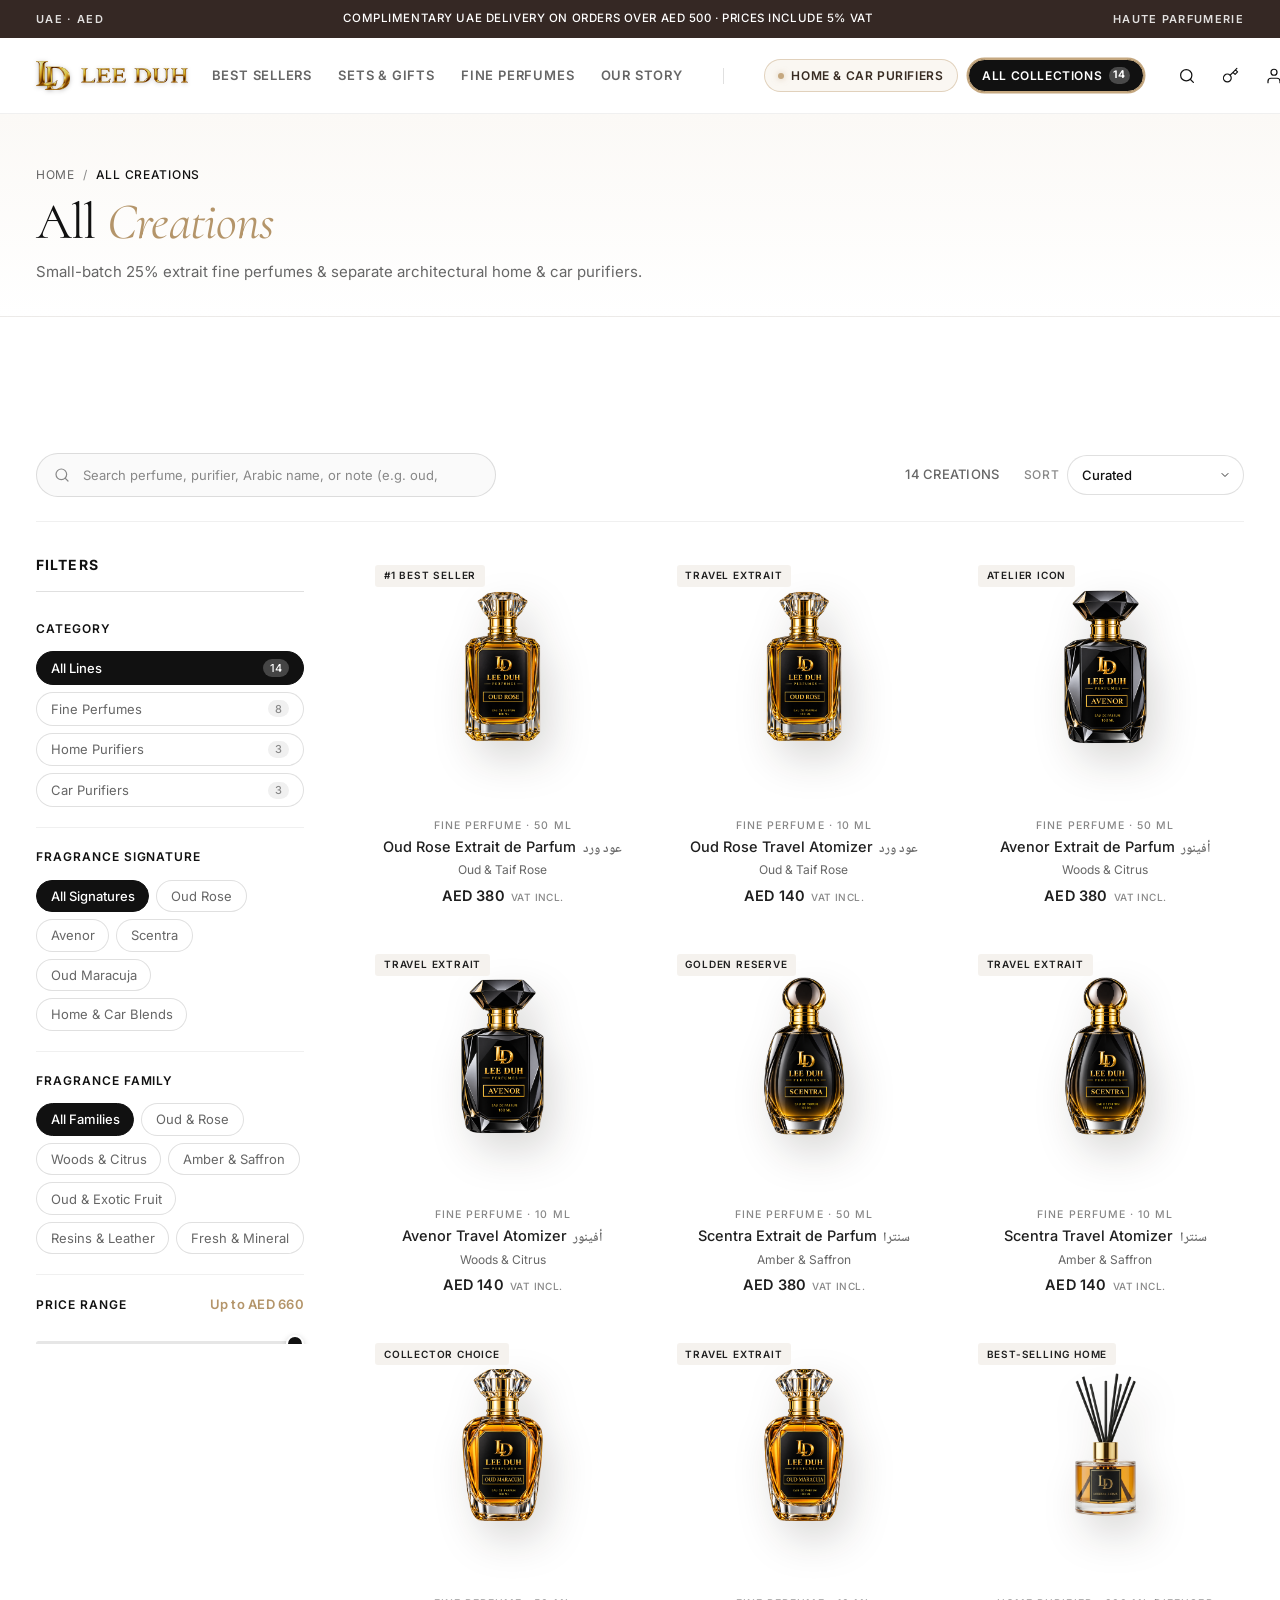
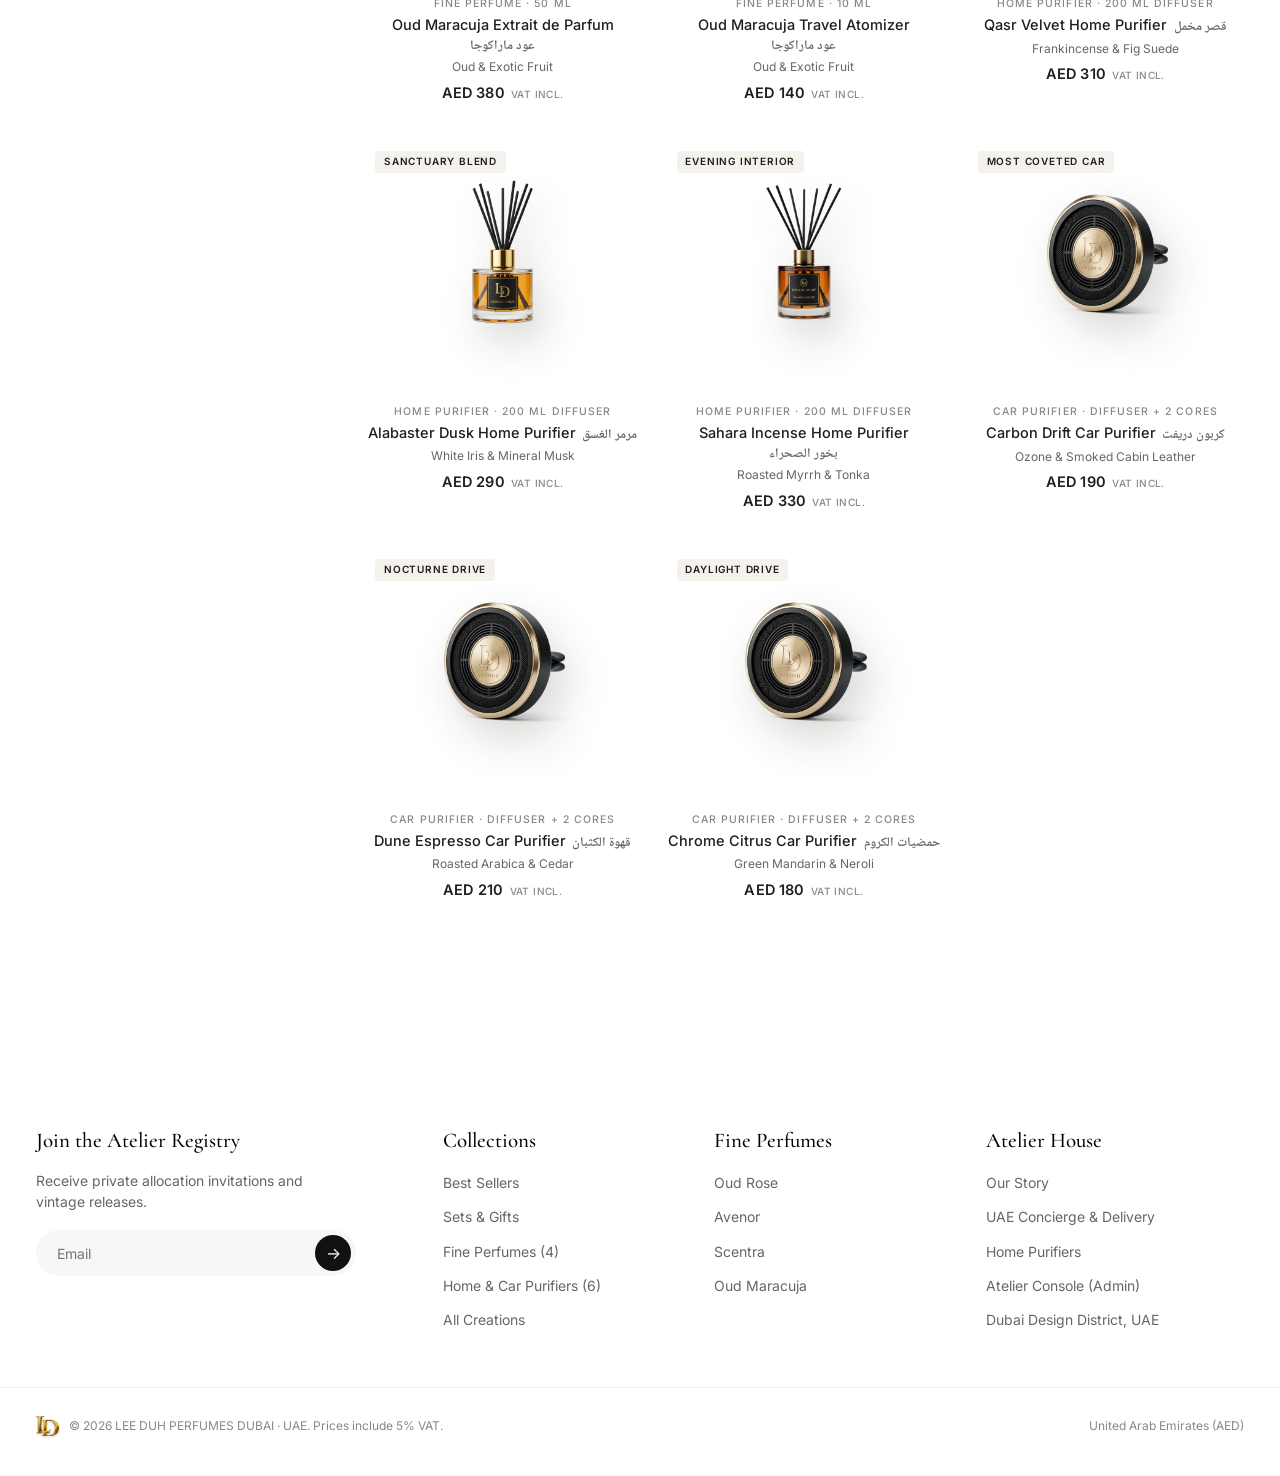
<file: shop.html>
<!DOCTYPE html>
<html lang="en">
<head>
  <meta charset="UTF-8">
  <meta name="viewport" content="width=device-width, initial-scale=1.0">
  <title>All Creations · LEE DUH Perfumes Dubai</title>
  <meta name="description" content="Explore all LEE DUH creations—25% extrait fine perfumes, travel atomizers, and dedicated architectural home &amp; car purifiers. Filter by category, fragrance, family, format, and price.">
  <link rel="icon" type="image/png" href="brand-monogram.png">
  <link rel="preconnect" href="https://fonts.googleapis.com">
  <link rel="preconnect" href="https://fonts.gstatic.com" crossorigin>
  <link href="https://fonts.googleapis.com/css2?family=Cormorant:ital,wght@0,400;0,500;0,600;1,400;1,500&family=Inter:wght@400;500;600;700&family=Noto+Naskh+Arabic:wght@500;600&display=swap" rel="stylesheet">
  <link rel="stylesheet" href="styles.css">
</head>
<body class="page-shop">
  <!-- Espresso Top Announcement Bar -->
  <div class="announcement-bar" role="region" aria-label="Storefront notice">
    <div class="container announcement-inner">
      <span class="announcement-region">UAE &middot; AED</span>
      <p class="announcement-text">Complimentary UAE delivery on orders over AED 500 &middot; Prices include 5% VAT</p>
      <span class="announcement-badge">HAUTE PARFUMERIE</span>
    </div>
  </div>

  <!-- Minimal White Sticky Header -->
  <header class="site-header" id="mainHeader" role="banner">
    <div class="header-inner">
      <a href="index.html" class="brand-lockup" aria-label="LEE DUH Perfumes Home">
        <img src="brand-monogram.png" alt="LD Monogram" class="brand-monogram-img" width="32" height="28">
        <img src="brand-wordmark.png" alt="LEE DUH" class="brand-wordmark-img" width="104" height="15">
      </a>

      <nav class="main-nav" id="desktopNav" aria-label="Main navigation">
        <!-- Home Page In-Page Buttons (Grouped Together) -->
        <div class="nav-home-group">
          <a href="index.html#bestsellers" class="nav-link">Best Sellers</a>
          <a href="index.html#bundles" class="nav-link">Sets &amp; Gifts</a>
          <a href="index.html#perfumes" class="nav-link">Fine Perfumes</a>
          <a href="index.html#about" class="nav-link">Our Story</a>
        </div>

        <span class="nav-group-divider" aria-hidden="true"></span>

        <!-- Standalone Destination Collections (Visually Distinct) -->
        <div class="nav-destinations-group">
          <a href="purifiers.html" class="nav-dest-btn nav-btn-purifiers" title="Home &amp; Car Purifiers">
            <span class="nav-dest-dot" aria-hidden="true"></span>
            <span>Home &amp; Car Purifiers</span>
          </a>
          <a href="shop.html" class="nav-dest-btn nav-btn-collections active" aria-current="page" title="All Collections">
            <span>All Collections</span>
            <span class="nav-dest-badge">14</span>
          </a>
        </div>
      </nav>

      <div class="header-utilities">
        <button type="button" class="utility-icon-btn" id="navSearchTrigger" aria-label="Search collection" title="Search">
          <svg width="18" height="18" viewBox="0 0 24 24" fill="none" stroke="currentColor" stroke-width="1.65" stroke-linecap="round" stroke-linejoin="round" aria-hidden="true">
            <circle cx="11" cy="11" r="7.5"></circle>
            <line x1="20.5" y1="20.5" x2="16.3" y2="16.3"></line>
          </svg>
        </button>

        <a href="admin.html" class="utility-icon-btn" id="adminConsoleTrigger" aria-label="Open Atelier Console" title="Atelier Console">
          <svg width="17" height="17" viewBox="0 0 24 24" fill="none" stroke="currentColor" stroke-width="1.65" stroke-linecap="round" stroke-linejoin="round" aria-hidden="true">
            <path d="M21 2l-2 2m-7.61 7.61a5.5 5.5 0 1 1-7.778 7.778 5.5 5.5 0 0 1 7.777-7.777zm0 0L15.5 7.5m0 0l3 3L22 7l-3-3m-3.5 3.5L19 4"></path>
          </svg>
        </a>

        <button type="button" class="utility-icon-btn" id="profileTrigger" aria-label="Open customer profile" title="Account">
          <svg width="18" height="18" viewBox="0 0 24 24" fill="none" stroke="currentColor" stroke-width="1.65" stroke-linecap="round" stroke-linejoin="round" aria-hidden="true">
            <path d="M20 21v-2a4 4 0 0 0-4-4H8a4 4 0 0 0-4 4v2"></path>
            <circle cx="12" cy="7" r="4"></circle>
          </svg>
        </button>

        <button type="button" class="utility-icon-btn" id="wishlistTrigger" aria-label="Open wishlist, 0 saved items" title="Wishlist">
          <svg width="18" height="18" viewBox="0 0 24 24" fill="none" stroke="currentColor" stroke-width="1.65" stroke-linecap="round" stroke-linejoin="round" aria-hidden="true">
            <path d="M20.84 4.61a5.5 5.5 0 0 0-7.78 0L12 5.67l-1.06-1.06a5.5 5.5 0 0 0-7.78 7.78l1.06 1.06L12 21.23l7.78-7.78 1.06-1.06a5.5 5.5 0 0 0 0-7.78z"></path>
          </svg>
          <span class="utility-dot-count" id="wishlistCountBadge" hidden>0</span>
        </button>

        <button type="button" class="utility-bag-btn" id="bagTrigger" aria-label="Open shopping bag, 0 items" title="Shopping Bag">
          <svg width="18" height="18" viewBox="0 0 24 24" fill="none" stroke="currentColor" stroke-width="1.65" stroke-linecap="round" stroke-linejoin="round" aria-hidden="true">
            <path d="M6 2L3 6v14a2 2 0 0 0 2 2h14a2 2 0 0 0 2-2V6l-3-4z"></path>
            <line x1="3" y1="6" x2="21" y2="6"></line>
            <path d="M16 10a4 4 0 0 1-8 0"></path>
          </svg>
          <span class="bag-btn-count" id="bagCountBadge">0</span>
        </button>

        <button type="button" class="mobile-menu-btn" id="navToggle" aria-label="Open menu" aria-expanded="false" aria-controls="mobileNavDrawer">
          <span></span>
          <span></span>
        </button>
      </div>
    </div>
  </header>

  <!-- Mobile Navigation Drawer -->
  <div class="mobile-drawer" id="mobileNavDrawer" hidden>
    <div class="mobile-drawer-backdrop" id="mobileNavBackdrop"></div>
    <div class="mobile-drawer-panel">
      <div class="mobile-drawer-head">
        <span class="mobile-drawer-brand">LEE DUH</span>
        <button type="button" class="drawer-close-btn" id="mobileNavClose" aria-label="Close menu">&times;</button>
      </div>
      <nav class="mobile-drawer-links" aria-label="Mobile navigation">
        <div class="mobile-nav-section-label">House &amp; Stories</div>
        <a href="index.html" class="mobile-nav-link">Home Flagship</a>
        <a href="index.html#bestsellers" class="mobile-nav-link">Best Sellers</a>
        <a href="index.html#bundles" class="mobile-nav-link">Sets &amp; Gifts</a>
        <a href="index.html#perfumes" class="mobile-nav-link">Fine Perfumes</a>
        <a href="index.html#about" class="mobile-nav-link">Our Story</a>

        <div class="mobile-nav-section-label is-destinations">Dedicated Archives</div>
        <div class="mobile-dest-group">
          <a href="purifiers.html" class="mobile-dest-card mobile-btn-purifiers">
            <div class="mobile-dest-info">
              <span class="mobile-dest-title">Home &amp; Car Purifiers</span>
              <span class="mobile-dest-sub">6 Dedicated Ambient &amp; Cabin Formulations</span>
            </div>
            <span class="mobile-dest-arrow">&rarr;</span>
          </a>
          <a href="shop.html" class="mobile-dest-card mobile-btn-collections active" aria-current="page">
            <div class="mobile-dest-info">
              <span class="mobile-dest-title">All Collections</span>
              <span class="mobile-dest-sub">Complete 14 Creations Archive · Filters &amp; Search</span>
            </div>
            <span class="mobile-dest-arrow">&rarr;</span>
          </a>
        </div>
      </nav>
      <div class="mobile-drawer-footer-actions">
        <button type="button" class="drawer-action-row" id="mobileWishlistBtn">
          <span>Wishlist</span>
          <span class="drawer-action-meta" id="mobileWishlistBadge">0</span>
        </button>
        <button type="button" class="drawer-action-row" id="mobileProfileBtn">
          <span>Account</span>
          <span class="drawer-action-meta" id="mobileProfileLabel">Member</span>
        </button>
      </div>
    </div>
  </div>

  <main>
    <!-- Shop Page Editorial Banner -->
    <section class="shop-hero-banner" aria-label="All Creations Archive Header">
      <div class="container shop-hero-inner">
        <nav class="shop-breadcrumb" aria-label="Breadcrumb">
          <a href="index.html">Home</a>
          <span aria-hidden="true">/</span>
          <span aria-current="page">All Creations</span>
        </nav>
        <h1 class="shop-page-title">All <em>Creations</em></h1>
        <p class="shop-page-subtitle">Small-batch 25% extrait fine perfumes &amp; separate architectural home &amp; car purifiers.</p>
      </div>
    </section>

    <!-- Full Catalog Archive with Sidebar Filters, Search & Sort -->
    <section class="boutique-section shop-archive-section" id="catalog" aria-label="All Atelier Creations Catalog">
      <div class="container">
        <!-- Top Search, Mobile Filter Trigger, Result Count & Sort Bar -->
        <div class="shop-toolbar">
          <div class="search-field-wrap shop-search-wrap">
            <svg width="16" height="16" viewBox="0 0 24 24" fill="none" stroke="currentColor" stroke-width="1.8" stroke-linecap="round" stroke-linejoin="round" aria-hidden="true">
              <circle cx="11" cy="11" r="8"></circle>
              <line x1="21" y1="21" x2="16.65" y2="16.65"></line>
            </svg>
            <input type="search" id="catalogSearchInput" class="clean-search-input" placeholder="Search perfume, purifier, Arabic name, or note (e.g. oud, espresso, rose)..." aria-label="Search creations">
            <button type="button" id="catalogSearchClear" class="search-clear-btn" aria-label="Clear search" hidden>&times;</button>
          </div>

          <div class="shop-toolbar-right">
            <button type="button" class="shop-filter-toggle-btn" id="mobileFilterToggle" aria-expanded="false" aria-controls="shopFilterSidebar">
              <svg width="15" height="15" viewBox="0 0 24 24" fill="none" stroke="currentColor" stroke-width="1.8" stroke-linecap="round" stroke-linejoin="round" aria-hidden="true">
                <line x1="4" y1="6" x2="20" y2="6"></line>
                <line x1="7" y1="12" x2="17" y2="12"></line>
                <line x1="10" y1="18" x2="14" y2="18"></line>
              </svg>
              <span>Filters</span>
              <span class="filter-count-pill" id="activeFilterCountBadge" hidden>0</span>
            </button>

            <span class="catalog-count-label" id="catalogResultCount" aria-live="polite">14 creations</span>

            <div class="sort-field-wrap">
              <label for="catalogSortSelect" class="sort-text-label">Sort</label>
              <select id="catalogSortSelect" class="clean-select" aria-label="Sort products">
                <option value="featured">Curated</option>
                <option value="bestselling">Best Selling</option>
                <option value="price-asc">Price: Low to High</option>
                <option value="price-desc">Price: High to Low</option>
                <option value="name-asc">Name: A–Z</option>
                <option value="rating-desc">Highest Rated (4.9+)</option>
              </select>
            </div>
          </div>
        </div>

        <!-- Mobile Filter Backdrop -->
        <div class="shop-filter-backdrop" id="shopFilterBackdrop" hidden></div>

        <div class="shop-layout-grid">
          <!-- Left Sticky Filter Sidebar (Slide-over on <= 960px) -->
          <aside class="shop-filter-sidebar" id="shopFilterSidebar" aria-label="Product filters">
            <div class="filter-sidebar-head">
              <h2 class="filter-sidebar-title">Filters</h2>
              <div class="filter-sidebar-head-actions">
                <button type="button" class="reset-link-btn" id="catalogResetBtn" hidden>Clear All</button>
                <button type="button" class="drawer-close-btn filter-mobile-close" id="closeFilterSidebarBtn" aria-label="Close filters">&times;</button>
              </div>
            </div>

            <!-- 1. Category Filter -->
            <div class="filter-group">
              <h3 class="filter-group-title">Category</h3>
              <div class="filter-options-stack" id="catalogCategoryFilters" role="group" aria-label="Filter by category">
                <button type="button" class="filter-chip active" data-category="all">All Lines <span class="filter-opt-count">14</span></button>
                <button type="button" class="filter-chip" data-category="perfume">Fine Perfumes <span class="filter-opt-count">8</span></button>
                <button type="button" class="filter-chip" data-category="home-purifier">Home Purifiers <span class="filter-opt-count">3</span></button>
                <button type="button" class="filter-chip" data-category="car-purifier">Car Purifiers <span class="filter-opt-count">3</span></button>
              </div>
            </div>

            <!-- 2. Signature Fragrance Filter -->
            <div class="filter-group">
              <h3 class="filter-group-title">Fragrance Signature</h3>
              <div class="filter-options-wrap" id="catalogScentFilters" role="group" aria-label="Filter by fragrance signature">
                <button type="button" class="filter-chip active" data-scent="all">All Signatures</button>
                <button type="button" class="filter-chip" data-scent="oud-rose">Oud Rose</button>
                <button type="button" class="filter-chip" data-scent="avenor">Avenor</button>
                <button type="button" class="filter-chip" data-scent="scentra">Scentra</button>
                <button type="button" class="filter-chip" data-scent="oud-maracuja">Oud Maracuja</button>
                <button type="button" class="filter-chip" data-scent="ambient-purifiers">Home &amp; Car Blends</button>
              </div>
            </div>

            <!-- 3. Fragrance Family / Olfactory Notes Filter -->
            <div class="filter-group">
              <h3 class="filter-group-title">Fragrance Family</h3>
              <div class="filter-options-wrap" id="catalogFamilyFilters" role="group" aria-label="Filter by fragrance family">
                <button type="button" class="filter-chip active" data-family="all">All Families</button>
                <button type="button" class="filter-chip" data-family="oud-rose">Oud &amp; Rose</button>
                <button type="button" class="filter-chip" data-family="woods-citrus">Woods &amp; Citrus</button>
                <button type="button" class="filter-chip" data-family="amber-spice">Amber &amp; Saffron</button>
                <button type="button" class="filter-chip" data-family="oud-fruit">Oud &amp; Exotic Fruit</button>
                <button type="button" class="filter-chip" data-family="resin-leather">Resins &amp; Leather</button>
                <button type="button" class="filter-chip" data-family="fresh-mineral">Fresh &amp; Mineral</button>
              </div>
            </div>

            <!-- 4. Price Range Filter (Presets + Interactive Max Slider) -->
            <div class="filter-group">
              <div class="filter-group-head">
                <h3 class="filter-group-title">Price Range</h3>
                <span class="price-slider-readout" id="priceRangeReadout">Up to AED 660</span>
              </div>
              <div class="price-slider-wrap">
                <label for="catalogPriceRange" class="sr-only">Maximum price in AED</label>
                <input type="range" id="catalogPriceRange" class="clean-range-slider" min="130" max="660" step="10" value="660">
                <div class="price-slider-scale">
                  <span>AED 130</span>
                  <span>AED 400</span>
                  <span>AED 660</span>
                </div>
              </div>
              <div class="filter-options-wrap" id="catalogPriceFilters" role="group" aria-label="Filter by price bracket">
                <button type="button" class="filter-chip active" data-price-range="all">All Prices</button>
                <button type="button" class="filter-chip" data-price-range="under-200">Under AED 200</button>
                <button type="button" class="filter-chip" data-price-range="200-400">AED 200 – 400</button>
                <button type="button" class="filter-chip" data-price-range="over-400">AED 400+</button>
              </div>
            </div>

            <!-- 5. Format Filter -->
            <div class="filter-group">
              <h3 class="filter-group-title">Format</h3>
              <div class="filter-options-wrap" id="catalogFormatFilters" role="group" aria-label="Filter by product format">
                <button type="button" class="filter-chip active" data-format="all">All Formats</button>
                <button type="button" class="filter-chip" data-format="parfum">Extrait (25%)</button>
                <button type="button" class="filter-chip" data-format="atomizer">Travel Atomizer</button>
                <button type="button" class="filter-chip" data-format="home-purifier">Reed Diffuser</button>
                <button type="button" class="filter-chip" data-format="car-purifier">Car Vent Purifier</button>
              </div>
            </div>

            <!-- Mobile Apply Action Bar -->
            <div class="filter-sidebar-mobile-footer">
              <button type="button" class="btn-pill-dark btn-full" id="applyMobileFiltersBtn">View <span id="mobileApplyCount">14</span> Creations</button>
            </div>
          </aside>

          <!-- Right Results Column -->
          <div class="shop-results-col">
            <div class="active-filters-bar" id="activeFilterChips" hidden aria-label="Active filters"></div>
            <div class="product-grid-3 shop-catalog-grid" id="catalogGrid"></div>
          </div>
        </div>
      </div>
    </section>
  </main>

  <!-- Clean Light Editorial Footer -->
  <footer class="site-footer" role="contentinfo">
    <div class="container footer-grid">
      <div class="footer-registry-col">
        <h3 class="footer-serif-head">Join the Atelier Registry</h3>
        <p class="footer-registry-copy">Receive private allocation invitations and vintage releases.</p>
        <form id="footerRegistryForm" class="footer-pill-form">
          <input type="email" id="registryEmailInput" placeholder="Email" aria-label="Email for atelier registry" required class="footer-pill-input">
          <button type="submit" class="footer-arrow-btn" aria-label="Subscribe">&rarr;</button>
        </form>
      </div>

      <div class="footer-links-col">
        <h3 class="footer-serif-head">Collections</h3>
        <ul>
          <li><a href="index.html#bestsellers">Best Sellers</a></li>
          <li><a href="index.html#bundles">Sets &amp; Gifts</a></li>
          <li><a href="index.html#perfumes">Fine Perfumes (4)</a></li>
          <li><a href="index.html#purifiers">Home &amp; Car Purifiers (6)</a></li>
          <li><a href="shop.html">All Creations</a></li>
        </ul>
      </div>

      <div class="footer-links-col">
        <h3 class="footer-serif-head">Fine Perfumes</h3>
        <ul>
          <li><a href="shop.html?scent=oud-rose" data-quick-view="oud-rose-extrait">Oud Rose</a></li>
          <li><a href="shop.html?scent=avenor" data-quick-view="avenor-extrait">Avenor</a></li>
          <li><a href="shop.html?scent=scentra" data-quick-view="scentra-extrait">Scentra</a></li>
          <li><a href="shop.html?scent=oud-maracuja" data-quick-view="oud-maracuja-extrait">Oud Maracuja</a></li>
        </ul>
      </div>

      <div class="footer-links-col">
        <h3 class="footer-serif-head">Atelier House</h3>
        <ul>
          <li><a href="index.html#about">Our Story</a></li>
          <li><a href="index.html#delivery">UAE Concierge &amp; Delivery</a></li>
          <li><a href="shop.html?category=home-purifier">Home Purifiers</a></li>
          <li><a href="admin.html">Atelier Console (Admin)</a></li>
          <li><span>Dubai Design District, UAE</span></li>
        </ul>
      </div>
    </div>

    <div class="container footer-bottom">
      <div class="footer-bottom-brand">
        <img src="brand-monogram.png" alt="LD" class="footer-mini-logo" width="24" height="21">
        <span>&copy; 2026 LEE DUH PERFUMES DUBAI &middot; UAE. Prices include 5% VAT.</span>
      </div>
      <span>United Arab Emirates (AED)</span>
    </div>
  </footer>

  <!-- Slide-Over Quick-View Product Drawer -->
  <dialog class="drawer-dialog quickview-drawer" id="quickViewDialog" aria-labelledby="quickViewTitle">
    <div class="drawer-dialog-inner">
      <div class="dialog-top-bar">
        <span class="dialog-top-eyebrow">Quick View</span>
        <button type="button" class="dialog-close-circle" id="closeQuickViewBtn" aria-label="Close product details">&times;</button>
      </div>
      <div class="dialog-scroll-body quickview-drawer-body" id="quickViewBody"></div>
    </div>
  </dialog>

  <!-- Slide-Over Cart Drawer Dialog -->
  <dialog class="drawer-dialog" id="bagDialog" aria-labelledby="bagDialogTitle">
    <div class="drawer-dialog-inner">
      <div class="dialog-top-bar">
        <h2 class="dialog-heading" id="bagDialogTitle">Shopping Bag</h2>
        <button type="button" class="dialog-close-circle" id="closeBagDialog" aria-label="Close shopping bag">&times;</button>
      </div>

      <div class="dialog-scroll-body" id="bagDialogBody"></div>

      <div class="dialog-bottom-bar" id="bagDialogFooter">
        <p class="delivery-threshold-note" id="deliveryThresholdNote">Free UAE delivery over AED 500 &middot; Prices include 5% VAT</p>
        <div class="bag-subtotal-row">
          <span>Subtotal</span>
          <strong id="bagSubtotalAmount">AED 0</strong>
        </div>
        <button type="button" class="btn-pill-dark btn-full" id="checkoutBtn" disabled>Proceed to Checkout</button>
        <p class="checkout-status-msg" id="checkoutStatusMsg" aria-live="polite"></p>
      </div>
    </div>
  </dialog>

  <!-- Slide-Over Wishlist Dialog -->
  <dialog class="drawer-dialog" id="wishlistDialog" aria-labelledby="wishlistDialogTitle">
    <div class="drawer-dialog-inner">
      <div class="dialog-top-bar">
        <div>
          <h2 class="dialog-heading" id="wishlistDialogTitle">Wishlist</h2>
          <span class="dialog-count-sub" id="wishlistModalCount">0 saved</span>
        </div>
        <button type="button" class="dialog-close-circle" id="closeWishlistDialog" aria-label="Close wishlist">&times;</button>
      </div>

      <div class="dialog-scroll-body" id="wishlistDialogBody"></div>

      <div class="dialog-bottom-bar" id="wishlistDialogFooter">
        <button type="button" class="btn-pill-outline btn-full" id="addAllWishlistBtn" hidden>Move All to Bag</button>
      </div>
    </div>
  </dialog>

  <!-- Clean Customer Profile Dialog -->
  <dialog class="atelier-dialog profile-dialog" id="profileDialog" aria-labelledby="profileDialogTitle">
    <div class="profile-shell">
      <div class="dialog-top-bar">
        <div class="profile-head-meta">
          <div class="profile-avatar" id="profileModalAvatar">LA</div>
          <div>
            <h2 class="dialog-heading" id="profileDialogTitle">Layla Al Maktoum</h2>
            <p class="profile-tier-sub" id="profileTierBadge">Private Atelier Member &middot; Dubai</p>
          </div>
        </div>
        <button type="button" class="dialog-close-circle" id="closeProfileDialog" aria-label="Close profile">&times;</button>
      </div>

      <div class="profile-tabs-row" role="tablist" aria-label="Profile sections">
        <button type="button" class="profile-tab active" role="tab" aria-selected="true" data-profile-tab="details">Account</button>
        <button type="button" class="profile-tab" role="tab" aria-selected="false" data-profile-tab="orders">Orders (<span id="profileOrderCount">1</span>)</button>
        <button type="button" class="profile-tab" role="tab" aria-selected="false" data-profile-tab="preferences">Scent Wardrobe</button>
      </div>

      <div class="dialog-scroll-body">
        <div class="profile-pane active" id="profilePane-details">
          <form id="profileDetailsForm" class="profile-form">
            <div class="profile-form-cols">
              <div class="field-group">
                <label for="profName">Full Name</label>
                <input type="text" id="profName" required class="clean-input">
              </div>
              <div class="field-group">
                <label for="profEmail">Email Address</label>
                <input type="email" id="profEmail" required class="clean-input">
              </div>
              <div class="field-group">
                <label for="profPhone">UAE Mobile</label>
                <input type="tel" id="profPhone" class="clean-input">
              </div>
              <div class="field-group">
                <label for="profEmirate">Emirate</label>
                <select id="profEmirate" class="clean-input">
                  <option value="Dubai">Dubai</option>
                  <option value="Abu Dhabi">Abu Dhabi</option>
                  <option value="Sharjah">Sharjah</option>
                  <option value="Ajman">Ajman</option>
                  <option value="Ras Al Khaimah">Ras Al Khaimah</option>
                  <option value="Fujairah">Fujairah</option>
                  <option value="Umm Al Quwain">Umm Al Quwain</option>
                </select>
              </div>
            </div>
            <div class="field-group">
              <label for="profAddress">Concierge Delivery Address</label>
              <input type="text" id="profAddress" class="clean-input">
            </div>
            <div class="field-group">
              <label for="profScentFamily">Signature Scent Preference</label>
              <select id="profScentFamily" class="clean-input">
                <option value="Oud &amp; Floral">Oud &amp; Taif Rose</option>
                <option value="Wood &amp; Citrus">Smoky Woods &amp; Bergamot</option>
                <option value="Amber &amp; Spice">Saffron, Amber &amp; Honey</option>
                <option value="Oud &amp; Fruit">Dark Oud &amp; Exotic Passionfruit</option>
              </select>
            </div>
            <div class="profile-actions-row">
              <button type="submit" class="btn-pill-dark" id="saveProfileBtn">Save Changes</button>
              <button type="button" class="btn-pill-outline" id="toggleSignOutBtn">Switch to Guest Mode</button>
            </div>
          </form>
        </div>

        <div class="profile-pane" id="profilePane-orders" hidden>
          <div id="profileOrdersList" class="profile-orders-list"></div>
        </div>

        <div class="profile-pane" id="profilePane-preferences" hidden>
          <div id="profileWardrobeContent" class="profile-wardrobe-content"></div>
        </div>
      </div>
    </div>
  </dialog>

  <!-- Toast Live Region -->
  <div class="toast-region" id="toastRegion" role="status" aria-live="polite" aria-atomic="true"></div>

  <script src="app.js"></script>
</body>
</html>
</file>
<file: styles.css>
/* ==========================================================================
   LEEDUH — Gissah & Lattafa Minimalist Light Lookbook Storefront
   ========================================================================== */

:root {
  color-scheme: light;

  /* Gissah UAE Minimalist Luxury Palette (Pure Crisp White Canvas + Rich Black + Champagne Gold) */
  --bg-page: #ffffff;
  --bg-warm-stone: #fafafa;
  --bg-warm-sand: #f8f8f8;
  --bg-card-tile: #fafafa;
  --bg-card-on-stone: #ffffff;
  --bg-input: #f7f7f7;
  /* Gissah Vibrant Campaign Stage: Multi-layered luminous sunset amber, terracotta coral, twilight orchid & emerald oasis */
  --bg-hero:
    radial-gradient(ellipse 70% 60% at 50% 45%, rgba(255, 255, 255, 0.62) 0%, rgba(255, 255, 255, 0) 75%),
    radial-gradient(circle 540px at 12% 24%, rgba(245, 166, 35, 0.44) 0%, rgba(245, 166, 35, 0) 65%),
    radial-gradient(circle 560px at 88% 26%, rgba(228, 98, 72, 0.40) 0%, rgba(228, 98, 72, 0) 65%),
    radial-gradient(circle 620px at 50% 86%, rgba(212, 175, 55, 0.42) 0%, rgba(212, 175, 55, 0) 70%),
    radial-gradient(circle 480px at 85% 80%, rgba(138, 75, 150, 0.32) 0%, rgba(138, 75, 150, 0) 65%),
    radial-gradient(circle 480px at 15% 78%, rgba(46, 139, 87, 0.26) 0%, rgba(46, 139, 87, 0) 62%),
    linear-gradient(135deg, #fff7ee 0%, #feeddc 32%, #fde4eb 66%, #f1e6f8 100%);
  --bg-header: rgba(255, 255, 255, 0.98);
  --bg-announcement: #352824;
  --ink-announcement: #ffffff;

  --ink-primary: #111111;
  --ink-strong: #000000;
  --ink-secondary: #666666;
  --ink-muted: #888888;

  --accent-champagne: #c5a880;
  --accent-champagne-hover: #b4956a;
  --cta-champagne-ink: #ffffff;
  --accent-gold: #8c661c;
  --accent-gold-hover: #6f4f12;
  --accent-gold-tint: rgba(197, 168, 128, 0.16);

  --border-subtle: rgba(0, 0, 0, 0.06);
  --border-medium: rgba(0, 0, 0, 0.12);
  --border-strong: rgba(0, 0, 0, 0.28);

  --btn-solid-bg: #111111;
  --btn-solid-hover: #000000;
  --btn-solid-ink: #ffffff;
  --badge-dark-bg: #111111;
  --badge-dark-ink: #ffffff;

  --backdrop-color: rgba(18, 17, 16, 0.42);
  --shadow-header: 0 2px 14px rgba(0, 0, 0, 0.04);
  --shadow-pill: 0 4px 18px rgba(0, 0, 0, 0.12);
  --shadow-modal: 0 24px 60px rgba(18, 17, 16, 0.16);
  --shadow-drawer: -12px 0 42px rgba(18, 17, 16, 0.14);
  --bottle-shadow: drop-shadow(0 14px 22px rgba(0, 0, 0, 0.12));
  --svg-shadow: drop-shadow(0 10px 16px rgba(0, 0, 0, 0.10));

  /* Typography */
  --font-serif: 'Cormorant', Georgia, 'Times New Roman', serif;
  --font-sans: 'Inter', -apple-system, BlinkMacSystemFont, 'Segoe UI', sans-serif;
  --font-arabic: 'Noto Naskh Arabic', 'Traditional Arabic', serif;

  /* Radii & Motion */
  --radius-sm: 6px;
  --radius-btn: 8px;
  --radius-tile: 20px;
  --radius-pill: 9999px;
  --header-height: 76px;
  --ease-calm: cubic-bezier(0.22, 1, 0.36, 1);
}

/* Base Reset */
*, *::before, *::after {
  box-sizing: border-box;
  margin: 0;
  padding: 0;
}

[hidden] {
  display: none !important;
}

html {
  font-size: 16px;
  background-color: var(--bg-page);
  color: var(--ink-primary);
  font-family: var(--font-sans);
  line-height: 1.5;
  -webkit-font-smoothing: antialiased;
  -moz-osx-font-smoothing: grayscale;
  scroll-behavior: smooth;
  scroll-padding-top: var(--header-height);
  overflow-x: clip;
}

body {
  min-height: 100vh;
  min-height: 100dvh;
  background-color: var(--bg-page);
  color: var(--ink-primary);
  display: flex;
  flex-direction: column;
  overflow-x: clip;
}

main {
  flex: 1 0 auto;
}

button {
  font-family: inherit;
  border: none;
  background: none;
  color: inherit;
  cursor: pointer;
  -webkit-tap-highlight-color: transparent;
}

a {
  color: inherit;
  text-decoration: none;
}

img {
  display: block;
  max-width: 100%;
}

:focus-visible {
  outline: 2px solid var(--accent-gold);
  outline-offset: 2px;
}

.sr-only {
  position: absolute;
  width: 1px;
  height: 1px;
  padding: 0;
  margin: -1px;
  overflow: hidden;
  clip: rect(0, 0, 0, 0);
  white-space: nowrap;
  border: 0;
}

.container {
  width: 100%;
  max-width: 1360px;
  margin: 0 auto;
  padding: 0 2.25rem;
}

/* ==========================================================================
   Initial Atelier Curtain Preloader (GPU-Composited)
   ========================================================================== */
.atelier-preloader {
  position: fixed;
  inset: 0;
  z-index: 900;
  display: flex;
  align-items: center;
  justify-content: center;
  background: #ffffff;
  transform: translate3d(0, 0, 0);
  opacity: 1;
  transition: transform 0.58s var(--ease-calm), opacity 0.48s ease;
  will-change: transform, opacity;
}

.atelier-preloader.is-leaving {
  transform: translate3d(0, -100%, 0);
  opacity: 0;
  pointer-events: none;
}

.atelier-preloader.is-done {
  display: none;
}

.preloader-inner {
  display: flex;
  flex-direction: column;
  align-items: center;
  gap: 1.15rem;
  padding: 1.5rem;
  transition: transform 0.42s var(--ease-calm), opacity 0.38s ease;
}

.atelier-preloader.is-leaving .preloader-inner {
  transform: translate3d(0, -28px, 0);
  opacity: 0;
}

/* Gissah Signature Rotating Outer Ring Stage */
.preloader-emblem-stage {
  position: relative;
  width: 200px;
  height: 200px;
  display: flex;
  align-items: center;
  justify-content: center;
  animation: preloaderReveal 0.5s var(--ease-calm) both;
}

.preloader-outer-ring {
  position: absolute;
  inset: 0;
  width: 100%;
  height: 100%;
  pointer-events: none;
  transform-origin: center center;
}

.preloader-outer-ring.is-clockwise {
  animation: ringSpinClockwise 16s linear infinite;
}

.preloader-outer-ring.is-counter {
  animation: ringSpinCounter 22s linear infinite;
}

.preloader-core-emblem {
  position: relative;
  z-index: 2;
  display: flex;
  align-items: center;
  justify-content: center;
  animation: emblemAuraPulse 3.4s ease-in-out infinite;
}

.preloader-monogram {
  height: 60px;
  width: auto;
  object-fit: contain;
  filter: drop-shadow(0 0 20px rgba(197, 168, 128, 0.55));
}

.preloader-brand-copy {
  display: flex;
  flex-direction: column;
  align-items: center;
  gap: 0.25rem;
  animation: preloaderReveal 0.5s var(--ease-calm) 0.12s both;
}

.preloader-wordmark {
  height: 18px;
  width: auto;
  object-fit: contain;
}

.preloader-arabic-tag {
  font-family: var(--font-arabic);
  font-size: 0.8125rem;
  font-weight: 600;
  color: var(--accent-gold);
  letter-spacing: 0.05em;
  direction: rtl;
}

.preloader-line {
  width: 160px;
  height: 1.5px;
  background-color: rgba(140, 102, 28, 0.2);
  overflow: hidden;
  border-radius: var(--radius-pill);
}

.preloader-line span {
  display: block;
  width: 100%;
  height: 100%;
  background: linear-gradient(90deg, var(--accent-gold), var(--accent-champagne));
  transform-origin: left center;
  animation: preloaderLineFill 0.95s var(--ease-calm) 0.12s both;
}

.preloader-note {
  font-family: var(--font-sans);
  font-size: 0.65625rem;
  font-weight: 600;
  letter-spacing: 0.22em;
  text-transform: uppercase;
  color: var(--ink-secondary);
  animation: preloaderReveal 0.5s var(--ease-calm) 0.18s both;
}

/* ==========================================================================
   Top Espresso Announcement Strip & Minimal Sticky Header
   ========================================================================== */
.announcement-bar {
  background-color: var(--bg-announcement);
  color: var(--ink-announcement);
  min-height: 38px;
  display: flex;
  align-items: center;
  justify-content: center;
  padding: 0.45rem 0;
  text-align: center;
}

.announcement-inner {
  display: flex;
  align-items: center;
  justify-content: space-between;
  gap: 1.5rem;
  width: 100%;
}

.announcement-region,
.announcement-badge {
  font-family: var(--font-sans);
  font-size: 0.6875rem;
  font-weight: 600;
  letter-spacing: 0.12em;
  text-transform: uppercase;
  color: rgba(255, 255, 255, 0.85);
  white-space: nowrap;
}

.announcement-bar p,
.announcement-text {
  font-family: var(--font-sans);
  font-size: 0.71875rem;
  font-weight: 500;
  letter-spacing: 0.05em;
  text-transform: uppercase;
  flex: 1;
  text-align: center;
}

@media (max-width: 768px) {
  .announcement-region,
  .announcement-badge {
    display: none;
  }
}

.site-header {
  position: sticky;
  top: 0;
  z-index: 100;
  height: var(--header-height);
  background-color: var(--bg-header);
  backdrop-filter: blur(14px);
  -webkit-backdrop-filter: blur(14px);
  border-bottom: 1px solid var(--border-subtle);
  transition: box-shadow 0.25s ease;
}

.site-header.is-scrolled {
  box-shadow: var(--shadow-header);
}

.header-inner {
  height: 100%;
  max-width: 1360px;
  margin: 0 auto;
  padding: 0 2.25rem;
  display: flex;
  align-items: center;
  justify-content: space-between;
  gap: 1.5rem;
}

.brand-lockup {
  display: inline-flex;
  align-items: center;
  gap: 0.65rem;
  flex-shrink: 0;
}

.brand-monogram-img {
  height: 30px;
  width: auto;
  object-fit: contain;
  filter: drop-shadow(0 1px 2px rgba(18, 17, 16, 0.25)) brightness(0.84) contrast(1.08);
}

.brand-wordmark-img {
  height: 15px;
  width: auto;
  object-fit: contain;
  filter: drop-shadow(0 1px 2px rgba(18, 17, 16, 0.22)) brightness(0.82) contrast(1.1);
}

.main-nav {
  display: flex;
  align-items: center;
  gap: 2.25rem;
}

.nav-link {
  font-family: var(--font-sans);
  font-size: 0.8125rem;
  font-weight: 600;
  letter-spacing: 0.06em;
  text-transform: uppercase;
  color: var(--ink-secondary);
  padding: 0.4rem 0;
  position: relative;
  white-space: nowrap;
  transition: color 0.2s ease;
}

.nav-link:hover,
.nav-link.active {
  color: var(--ink-strong);
}

.nav-link::after {
  content: '';
  position: absolute;
  left: 0;
  right: 0;
  bottom: -2px;
  height: 1.5px;
  background-color: var(--ink-strong);
  transform: scaleX(0);
  transition: transform 0.25s var(--ease-calm);
}

.nav-link.active::after,
.nav-link:hover::after {
  transform: scaleX(1);
}

.header-utilities {
  display: flex;
  align-items: center;
  gap: 0.35rem;
  flex-shrink: 0;
}

.utility-icon-btn,
.utility-bag-btn {
  position: relative;
  width: 38px;
  height: 38px;
  display: inline-flex;
  align-items: center;
  justify-content: center;
  border-radius: var(--radius-pill);
  color: var(--ink-primary);
  transition: background-color 0.2s ease, color 0.2s ease;
}

.utility-icon-btn:hover,
.utility-bag-btn:hover {
  background-color: var(--bg-card-tile);
  color: var(--accent-gold);
}

.utility-dot-count,
.bag-btn-count {
  position: absolute;
  top: 4px;
  right: 3px;
  min-width: 16px;
  height: 16px;
  padding: 0 4px;
  border-radius: var(--radius-pill);
  background-color: var(--badge-dark-bg);
  color: var(--badge-dark-ink);
  font-family: var(--font-sans);
  font-size: 0.625rem;
  font-weight: 700;
  line-height: 16px;
  text-align: center;
}

.utility-dot-count[data-count="0"] {
  display: none;
}

.utility-dot-count.has-items {
  display: inline-block;
}

.mobile-menu-btn {
  display: none;
  width: 38px;
  height: 38px;
  flex-direction: column;
  align-items: center;
  justify-content: center;
  gap: 5px;
  border-radius: var(--radius-pill);
}

.mobile-menu-btn span {
  width: 18px;
  height: 1.5px;
  background-color: var(--ink-primary);
  display: block;
}

/* Mobile Navigation Drawer (rendered outside sticky header) */
.mobile-drawer {
  position: fixed;
  inset: 0;
  z-index: 400;
  display: flex;
  justify-content: flex-end;
  opacity: 0;
  pointer-events: none;
  transition: opacity 0.25s ease;
}

.mobile-drawer.open {
  opacity: 1;
  pointer-events: auto;
}

.mobile-drawer-backdrop {
  position: absolute;
  inset: 0;
  background-color: var(--backdrop-color);
}

.mobile-drawer-panel {
  position: relative;
  z-index: 2;
  width: min(86vw, 340px);
  height: 100%;
  background-color: var(--bg-page);
  border-left: 1px solid var(--border-subtle);
  padding: 1.5rem;
  display: flex;
  flex-direction: column;
  justify-content: space-between;
  transform: translateX(100%);
  transition: transform 0.3s var(--ease-calm);
  box-shadow: var(--shadow-drawer);
}

.mobile-drawer.open .mobile-drawer-panel {
  transform: translateX(0);
}

.mobile-drawer-head {
  display: flex;
  align-items: center;
  justify-content: space-between;
  padding-bottom: 1rem;
  border-bottom: 1px solid var(--border-subtle);
}

.mobile-drawer-brand {
  font-family: var(--font-sans);
  font-size: 0.9375rem;
  font-weight: 700;
  letter-spacing: 0.14em;
  color: var(--ink-primary);
}

.drawer-close-btn {
  width: 34px;
  height: 34px;
  border-radius: 50%;
  font-size: 1.5rem;
  line-height: 1;
  color: var(--ink-secondary);
  display: inline-flex;
  align-items: center;
  justify-content: center;
}

.mobile-drawer-links {
  display: flex;
  flex-direction: column;
  gap: 0.25rem;
  margin: 1.5rem 0 auto;
}

.mobile-nav-link {
  font-family: var(--font-serif);
  font-size: 1.375rem;
  font-weight: 500;
  padding: 0.85rem 0;
  border-bottom: 1px solid var(--border-subtle);
  color: var(--ink-primary);
}

.mobile-drawer-footer-actions {
  display: flex;
  flex-direction: column;
  gap: 0.5rem;
  padding-top: 1rem;
}

.drawer-action-row {
  display: flex;
  align-items: center;
  justify-content: space-between;
  padding: 0.8rem 1rem;
  border: 1px solid var(--border-subtle);
  border-radius: var(--radius-btn);
  font-family: var(--font-sans);
  font-size: 0.75rem;
  font-weight: 600;
  letter-spacing: 0.06em;
  text-transform: uppercase;
}

.drawer-action-meta {
  color: var(--accent-gold);
  font-weight: 700;
}

/* ==========================================================================
   Shared Editorial Buttons & Headings (Gissah + Lattafa Alignment)
   ========================================================================== */
.btn-champagne {
  position: relative;
  overflow: hidden;
  display: inline-flex;
  align-items: center;
  justify-content: center;
  height: 48px;
  padding: 0 2rem;
  background-color: var(--btn-solid-bg);
  color: var(--btn-solid-ink);
  font-family: var(--font-sans);
  font-size: 0.8125rem;
  font-weight: 600;
  letter-spacing: 0.08em;
  text-transform: uppercase;
  border-radius: var(--radius-btn);
  border: 1px solid var(--btn-solid-bg);
  transition: background-color 0.22s ease, transform 0.28s var(--ease-calm), box-shadow 0.22s ease;
  white-space: nowrap;
}

.btn-champagne::after {
  content: '';
  position: absolute;
  inset: 0;
  width: 45%;
  background: linear-gradient(90deg, rgba(255, 255, 255, 0) 0%, rgba(255, 255, 255, 0.22) 50%, rgba(255, 255, 255, 0) 100%);
  transform: translate3d(-160%, 0, 0) skewX(-20deg);
  animation: sheenSweep 6.5s var(--ease-calm) 1.5s infinite;
  pointer-events: none;
}

.btn-champagne:hover {
  background-color: var(--btn-solid-hover);
  transform: translate3d(0, -2px, 0);
  box-shadow: 0 6px 20px rgba(0, 0, 0, 0.18);
}

.btn-discover-link {
  display: inline-flex;
  align-items: center;
  justify-content: center;
  height: 46px;
  padding: 0 0.5rem;
  font-family: var(--font-sans);
  font-size: 0.8125rem;
  font-weight: 600;
  letter-spacing: 0.04em;
  color: var(--ink-primary);
  border-bottom: 1.5px solid var(--ink-primary);
  transition: color 0.2s ease, border-color 0.2s ease;
  white-space: nowrap;
}

.btn-discover-link:hover {
  color: var(--accent-gold);
  border-color: var(--accent-gold);
}

.btn-pill-dark,
.btn-solid {
  display: inline-flex;
  align-items: center;
  justify-content: center;
  height: 44px;
  padding: 0 1.75rem;
  background-color: var(--btn-solid-bg);
  color: var(--btn-solid-ink);
  font-family: var(--font-sans);
  font-size: 0.75rem;
  font-weight: 600;
  letter-spacing: 0.08em;
  text-transform: uppercase;
  border-radius: var(--radius-pill);
  transition: background-color 0.2s ease, transform 0.2s ease, opacity 0.2s ease;
  white-space: nowrap;
}

.btn-pill-dark:hover:not(:disabled),
.btn-solid:hover:not(:disabled) {
  background-color: var(--btn-solid-hover);
  transform: translateY(-1px);
}

.btn-pill-dark:disabled,
.btn-solid:disabled {
  opacity: 0.35;
  cursor: not-allowed;
}

.btn-pill-outline,
.btn-outline {
  display: inline-flex;
  align-items: center;
  justify-content: center;
  gap: 0.45rem;
  height: 44px;
  padding: 0 1.65rem;
  border: 1px solid var(--border-strong);
  background-color: transparent;
  color: var(--ink-primary);
  font-family: var(--font-sans);
  font-size: 0.75rem;
  font-weight: 600;
  letter-spacing: 0.08em;
  text-transform: uppercase;
  border-radius: var(--radius-pill);
  transition: background-color 0.2s ease, color 0.2s ease, border-color 0.2s ease;
  white-space: nowrap;
}

.btn-pill-outline:hover,
.btn-outline:hover {
  background-color: var(--btn-solid-bg);
  color: var(--btn-solid-ink);
  border-color: var(--btn-solid-bg);
}

.btn-mini-outline {
  display: inline-flex;
  align-items: center;
  justify-content: center;
  height: 32px;
  padding: 0 0.95rem;
  border: 1px solid var(--border-medium);
  border-radius: var(--radius-pill);
  font-family: var(--font-sans);
  font-size: 0.6875rem;
  font-weight: 600;
  letter-spacing: 0.05em;
  text-transform: uppercase;
  color: var(--ink-primary);
  transition: background-color 0.2s ease, color 0.2s ease, border-color 0.2s ease;
  white-space: nowrap;
}

.btn-mini-outline:hover {
  background-color: var(--btn-solid-bg);
  color: var(--btn-solid-ink);
  border-color: var(--btn-solid-bg);
}

.btn-full {
  width: 100%;
}

/* Headings */
.section-center-head {
  text-align: center;
  max-width: 780px;
  margin: 0 auto 3.25rem;
}

.section-serif-heading {
  font-family: var(--font-serif);
  font-size: clamp(2rem, 4vw, 3.125rem);
  font-weight: 500;
  line-height: 1.12;
  letter-spacing: -0.02em;
  color: var(--ink-strong);
  margin-bottom: 0.75rem;
}

.section-serif-heading em {
  font-style: italic;
  font-weight: 400;
}

.section-track-eyebrow {
  display: inline-block;
  font-family: var(--font-sans);
  font-size: 0.75rem;
  font-weight: 600;
  letter-spacing: 0.2em;
  text-transform: uppercase;
  color: var(--ink-secondary);
}

.section-kicker {
  display: block;
  font-family: var(--font-sans);
  font-size: 0.6875rem;
  font-weight: 600;
  letter-spacing: 0.16em;
  text-transform: uppercase;
  color: var(--accent-gold);
  margin-bottom: 0.45rem;
}

.section-title {
  font-family: var(--font-serif);
  font-size: clamp(1.875rem, 3.3vw, 2.75rem);
  font-weight: 500;
  letter-spacing: -0.02em;
  line-height: 1.12;
  color: var(--ink-strong);
}

.section-head-row {
  display: flex;
  align-items: flex-end;
  justify-content: space-between;
  gap: 1.25rem;
  margin-bottom: 2.5rem;
}

.section-head-row.is-wrap {
  flex-wrap: wrap;
}

/* ==========================================================================
   1. Creative Product-Presentation Hero Carousel (Offers & Buttons Overlaid)
   ========================================================================== */
.hero-carousel-section {
  position: relative;
  width: 100%;
  overflow: hidden;
  background-color: #16110e;
}

.hero-carousel-viewport {
  position: relative;
  width: 100%;
  height: clamp(540px, 74vh, 690px);
  overflow: hidden;
  user-select: none;
}

.hero-slide {
  position: absolute;
  inset: 0;
  opacity: 0;
  visibility: hidden;
  pointer-events: none;
  z-index: 1;
  transition: opacity 0.75s var(--ease-calm), visibility 0.75s;
  overflow: hidden;
}

.hero-slide.is-active {
  opacity: 1;
  visibility: visible;
  pointer-events: auto;
  z-index: 2;
}

/* Slide 1: Gissah Sunset Gold, Coral & Travertine Campaign */
.hero-slide.is-slide-sunset {
  color: var(--ink-strong);
  background:
    radial-gradient(ellipse 58% 68% at 72% 48%, rgba(255, 248, 232, 0.92) 0%, rgba(255, 224, 168, 0.35) 45%, transparent 74%),
    radial-gradient(circle 540px at 14% 22%, rgba(245, 166, 35, 0.48) 0%, transparent 66%),
    radial-gradient(circle 520px at 90% 20%, rgba(232, 106, 82, 0.44) 0%, transparent 66%),
    radial-gradient(circle 520px at 85% 84%, rgba(162, 92, 168, 0.30) 0%, transparent 64%),
    radial-gradient(circle 480px at 20% 86%, rgba(212, 175, 55, 0.38) 0%, transparent 66%),
    linear-gradient(125deg, #fff5e6 0%, #fde6d2 38%, #fbdce6 74%, #efe2f7 100%);
}

/* Slide 2: Imperial Obsidian, Molten Amber & Twilight Orchid */
.hero-slide.is-slide-twilight {
  color: #ffffff;
  background:
    radial-gradient(ellipse 46% 58% at 69% 48%, rgba(242, 169, 68, 0.42) 0%, rgba(214, 96, 66, 0.22) 44%, transparent 72%),
    radial-gradient(circle 540px at 86% 24%, rgba(154, 78, 178, 0.38) 0%, transparent 66%),
    radial-gradient(circle 480px at 16% 80%, rgba(197, 138, 62, 0.26) 0%, transparent 64%),
    linear-gradient(120deg, #120e15 0%, #1c131d 42%, #291820 74%, #181116 100%);
}

/* Slide 3: Oasis Emerald & Molten Honey Gold */
.hero-slide.is-slide-emerald {
  color: #ffffff;
  background:
    radial-gradient(ellipse 44% 58% at 70% 48%, rgba(248, 189, 76, 0.46) 0%, rgba(212, 148, 48, 0.22) 45%, transparent 72%),
    radial-gradient(circle 520px at 88% 80%, rgba(46, 152, 108, 0.38) 0%, transparent 65%),
    radial-gradient(circle 460px at 18% 22%, rgba(28, 110, 82, 0.34) 0%, transparent 66%),
    linear-gradient(125deg, #091d17 0%, #0e2a21 44%, #183428 74%, #0b1b16 100%);
}

/* Creative Atmospheric Architectural Layers */
.hero-slide-atmosphere {
  position: absolute;
  inset: 0;
  pointer-events: none;
  overflow: hidden;
  z-index: 0;
}

.hero-arch-silhouette {
  position: absolute;
  right: 8%;
  bottom: 0;
  width: min(56vw, 680px);
  height: 88%;
  border-radius: 50% 50% 0 0 / 42% 42% 0 0;
  background: linear-gradient(180deg, rgba(255, 255, 255, 0.56) 0%, rgba(255, 240, 214, 0.24) 68%, rgba(255, 255, 255, 0.04) 100%);
  border: 1px solid rgba(255, 255, 255, 0.55);
  border-bottom: none;
  box-shadow: inset 0 18px 60px rgba(255, 224, 165, 0.38);
  transform: scale(1.04);
  transition: transform 6.5s var(--ease-calm);
}

.hero-slide.is-active .hero-arch-silhouette {
  transform: scale(1);
}

.hero-sunbeam-layer {
  position: absolute;
  inset: -20%;
  background: conic-gradient(from 122deg at 74% 12%, transparent 0deg, rgba(255, 245, 216, 0.34) 14deg, transparent 34deg, rgba(255, 222, 158, 0.22) 52deg, transparent 74deg);
  filter: blur(24px);
  opacity: 0.78;
}

.hero-sunbeam-layer.is-amber {
  background: conic-gradient(from 130deg at 70% 10%, transparent 0deg, rgba(245, 176, 72, 0.24) 18deg, transparent 42deg, rgba(192, 108, 212, 0.16) 66deg, transparent 86deg);
}

.hero-eclipse-halo {
  position: absolute;
  right: 14%;
  top: 50%;
  width: 440px;
  height: 440px;
  transform: translate3d(0, -50%, 0);
  border-radius: 50%;
  background: radial-gradient(circle, rgba(246, 184, 78, 0.34) 0%, rgba(226, 108, 72, 0.16) 42%, transparent 72%);
  border: 1px solid rgba(245, 196, 110, 0.26);
  box-shadow: 0 0 90px rgba(242, 166, 62, 0.24);
}

.hero-prism-beam {
  position: absolute;
  right: 12%;
  top: -12%;
  width: 500px;
  height: 125%;
  background: linear-gradient(155deg, rgba(255, 214, 112, 0.26) 0%, rgba(72, 186, 134, 0.12) 48%, transparent 78%);
  transform: skewX(-16deg);
  filter: blur(28px);
}

.hero-orbital-ring {
  position: absolute;
  right: 15%;
  top: 50%;
  width: min(46vw, 460px);
  height: min(46vw, 460px);
  margin-top: calc(min(46vw, 460px) / -2);
  color: #c5a880;
  animation: ringSpinClockwise 32s linear infinite;
  opacity: 0.82;
}

.hero-arabic-watermark {
  position: absolute;
  right: 6%;
  top: 10%;
  font-family: var(--font-arabic);
  font-size: clamp(6rem, 13vw, 11.5rem);
  font-weight: 600;
  line-height: 1;
  color: currentColor;
  opacity: 0.055;
  letter-spacing: 0;
  direction: rtl;
}

/* Split Slide Content Grid (Minimal Left Overlay + Expansive Right Product Presentation) */
.hero-slide-grid {
  position: relative;
  z-index: 2;
  height: 100%;
  display: grid;
  grid-template-columns: minmax(0, 0.85fr) minmax(0, 1.15fr);
  align-items: center;
  gap: 2rem;
  padding: 1.5rem 5rem 3.5rem;
}

/* Left Overlaid Offer & CTA Block (Minimal Text, Sculptural Contrast) */
.hero-overlay-copy {
  display: flex;
  flex-direction: column;
  align-items: flex-start;
  text-align: left;
  max-width: 480px;
  opacity: 0;
  transform: translate3d(0, 22px, 0);
  transition: opacity 0.65s var(--ease-calm) 0.14s, transform 0.72s var(--ease-calm) 0.14s;
}

.hero-slide.is-active .hero-overlay-copy {
  opacity: 1;
  transform: translate3d(0, 0, 0);
}

.hero-overlay-pill {
  display: inline-flex;
  align-items: center;
  padding: 0.38rem 1rem;
  border-radius: var(--radius-pill);
  font-family: var(--font-sans);
  font-size: 0.6875rem;
  font-weight: 700;
  letter-spacing: 0.16em;
  text-transform: uppercase;
  margin-bottom: 1rem;
}

.hero-overlay-pill.is-gold {
  background: rgba(17, 17, 17, 0.9);
  color: #f6e2b8;
  box-shadow: 0 6px 18px rgba(17, 17, 17, 0.14);
}

.hero-overlay-pill.is-light {
  background: rgba(255, 255, 255, 0.14);
  backdrop-filter: blur(10px);
  -webkit-backdrop-filter: blur(10px);
  border: 1px solid rgba(255, 255, 255, 0.28);
  color: #f6dfaf;
}

.hero-overlay-title {
  font-family: var(--font-serif);
  font-size: clamp(2.85rem, 5.4vw, 4.75rem);
  font-weight: 500;
  line-height: 0.98;
  letter-spacing: -0.028em;
  color: currentColor;
  margin-bottom: 1.05rem;
}

.hero-overlay-title em {
  font-style: italic;
  font-weight: 400;
}

.hero-overlay-price-row {
  display: flex;
  align-items: baseline;
  flex-wrap: wrap;
  gap: 0.65rem;
  margin-bottom: 1.75rem;
}

.hero-overlay-price {
  font-family: var(--font-sans);
  font-size: 1.35rem;
  font-weight: 700;
  letter-spacing: 0.02em;
  color: currentColor;
}

.hero-overlay-was {
  font-family: var(--font-sans);
  font-size: 0.9375rem;
  font-weight: 500;
  text-decoration: line-through;
  opacity: 0.62;
}

.hero-overlay-meta {
  font-family: var(--font-sans);
  font-size: 0.8125rem;
  font-weight: 600;
  letter-spacing: 0.08em;
  text-transform: uppercase;
  opacity: 0.8;
}

.hero-overlay-actions {
  display: flex;
  align-items: center;
  flex-wrap: wrap;
  gap: 0.85rem;
}

.hero-btn-primary {
  position: relative;
  overflow: hidden;
  display: inline-flex;
  align-items: center;
  justify-content: center;
  height: 48px;
  padding: 0 1.95rem;
  border-radius: var(--radius-pill);
  background-color: #111111;
  color: #ffffff;
  font-family: var(--font-sans);
  font-size: 0.75rem;
  font-weight: 700;
  letter-spacing: 0.12em;
  text-transform: uppercase;
  box-shadow: 0 10px 26px rgba(0, 0, 0, 0.16);
  transition: transform 0.28s var(--ease-calm), box-shadow 0.25s ease, background-color 0.22s ease;
  white-space: nowrap;
}

.hero-btn-primary:hover {
  transform: translate3d(0, -2px, 0);
  background-color: #000000;
  box-shadow: 0 14px 32px rgba(0, 0, 0, 0.24);
}

.hero-btn-primary.is-light {
  background-color: #ffffff;
  color: #111111;
  box-shadow: 0 10px 28px rgba(0, 0, 0, 0.28);
}

.hero-btn-primary.is-light:hover {
  background-color: #f6e7c8;
  color: #111111;
}

.hero-btn-ghost {
  display: inline-flex;
  align-items: center;
  justify-content: center;
  height: 48px;
  padding: 0 1.65rem;
  border-radius: var(--radius-pill);
  border: 1.5px solid rgba(17, 17, 17, 0.32);
  background: rgba(255, 255, 255, 0.45);
  backdrop-filter: blur(8px);
  -webkit-backdrop-filter: blur(8px);
  color: #111111;
  font-family: var(--font-sans);
  font-size: 0.75rem;
  font-weight: 700;
  letter-spacing: 0.12em;
  text-transform: uppercase;
  transition: transform 0.28s var(--ease-calm), background-color 0.22s ease, border-color 0.22s ease, color 0.22s ease;
  white-space: nowrap;
}

.hero-btn-ghost:hover {
  background-color: #111111;
  border-color: #111111;
  color: #ffffff;
  transform: translate3d(0, -2px, 0);
}

.hero-btn-ghost.is-light {
  border-color: rgba(255, 255, 255, 0.4);
  background: rgba(255, 255, 255, 0.08);
  color: #ffffff;
}

.hero-btn-ghost.is-light:hover {
  background-color: rgba(255, 255, 255, 0.2);
  border-color: #ffffff;
  color: #ffffff;
}

/* Right Sculptural Product Presentation Stage */
.hero-visual-stage {
  position: relative;
  display: flex;
  align-items: flex-end;
  justify-content: center;
  height: 100%;
  min-height: 410px;
  padding-bottom: 1.25rem;
}

.hero-visual-stage.is-trio-stage {
  gap: 1.25rem;
}

.hero-visual-stage.is-duo-stage {
  gap: 2.25rem;
}

.stage-bottle-unit {
  position: relative;
  display: flex;
  flex-direction: column;
  align-items: center;
  justify-content: flex-end;
  padding: 0;
  opacity: 0;
  transform: translate3d(0, 34px, 0) scale(0.95);
  transition: opacity 0.8s var(--ease-calm), transform 0.85s var(--ease-calm);
}

.hero-slide.is-active .stage-bottle-unit {
  opacity: 1;
  transform: translate3d(0, 0, 0) scale(1);
}

.hero-slide.is-active .stage-bottle-unit.is-left,
.hero-slide.is-active .stage-bottle-unit.is-duo-left {
  transition-delay: 0.18s;
}

.hero-slide.is-active .stage-bottle-unit.is-center,
.hero-slide.is-active .stage-bottle-unit.is-duo-right,
.hero-slide.is-active .stage-bottle-unit.is-solo {
  transition-delay: 0.08s;
}

.hero-slide.is-active .stage-bottle-unit.is-right {
  transition-delay: 0.26s;
}

.stage-bottle-img {
  position: relative;
  z-index: 3;
  width: auto;
  height: 270px;
  object-fit: contain;
  filter: drop-shadow(0 22px 28px rgba(24, 16, 10, 0.24));
  transition: transform 0.45s var(--ease-calm);
  animation: flaconBreathe 4.6s ease-in-out infinite;
}

.stage-bottle-unit.is-center .stage-bottle-img {
  height: 356px;
}

.stage-bottle-unit.is-duo-left .stage-bottle-img {
  height: 305px;
  filter: drop-shadow(0 24px 36px rgba(0, 0, 0, 0.55));
}

.stage-bottle-unit.is-duo-right .stage-bottle-img {
  height: 368px;
  filter: drop-shadow(0 26px 40px rgba(0, 0, 0, 0.55));
}

.stage-bottle-unit.is-solo .stage-bottle-img {
  height: 382px;
  filter: drop-shadow(0 26px 42px rgba(0, 0, 0, 0.5));
}

.stage-bottle-unit.is-left .stage-bottle-img,
.stage-bottle-unit.is-duo-left .stage-bottle-img {
  animation-delay: -1.5s;
}

.stage-bottle-unit.is-right .stage-bottle-img {
  animation-delay: -3s;
}

.stage-bottle-unit:hover .stage-bottle-img {
  animation-play-state: paused;
  transform: translate3d(0, -14px, 0) scale(1.04);
}

/* Specular Mirrored Crystal Floor Reflection */
.stage-bottle-reflect {
  position: absolute;
  bottom: -24px;
  left: 50%;
  width: auto;
  height: 110px;
  object-fit: contain;
  transform: translateX(-50%) scaleY(-1);
  opacity: 0.24;
  filter: blur(1.4px);
  pointer-events: none;
  z-index: 2;
  -webkit-mask-image: linear-gradient(to top, rgba(0, 0, 0, 0.75) 0%, rgba(0, 0, 0, 0) 68%);
  mask-image: linear-gradient(to top, rgba(0, 0, 0, 0.75) 0%, rgba(0, 0, 0, 0) 68%);
}

.stage-bottle-unit.is-center .stage-bottle-reflect,
.stage-bottle-unit.is-duo-right .stage-bottle-reflect,
.stage-bottle-unit.is-solo .stage-bottle-reflect {
  height: 135px;
  bottom: -36px;
}

/* Sculpted Architectural Pedestal Plinths */
.stage-plinth {
  position: relative;
  z-index: 1;
  width: 146px;
  height: 30px;
  margin-top: -10px;
  border-radius: 50% / 14px;
  background: linear-gradient(180deg, rgba(255, 251, 243, 0.94) 0%, rgba(235, 214, 182, 0.88) 48%, rgba(202, 174, 134, 0.72) 100%);
  border-top: 1px solid rgba(255, 255, 255, 0.92);
  box-shadow: 0 20px 34px rgba(84, 52, 24, 0.18), inset 0 -4px 10px rgba(154, 114, 62, 0.18);
}

.stage-plinth.is-tall {
  width: 176px;
  height: 38px;
}

.stage-plinth.is-obsidian {
  background: linear-gradient(180deg, rgba(64, 50, 56, 0.92) 0%, rgba(26, 20, 26, 0.96) 52%, rgba(12, 9, 14, 0.98) 100%);
  border-top: 1px solid rgba(242, 198, 122, 0.55);
  box-shadow: 0 22px 42px rgba(0, 0, 0, 0.6), 0 0 24px rgba(242, 172, 68, 0.18);
}

.stage-plinth.is-emerald {
  width: 196px;
  height: 40px;
  background: linear-gradient(180deg, rgba(44, 108, 84, 0.88) 0%, rgba(18, 56, 42, 0.95) 55%, rgba(9, 30, 23, 0.98) 100%);
  border-top: 1px solid rgba(246, 206, 118, 0.62);
  box-shadow: 0 24px 44px rgba(0, 0, 0, 0.52), 0 0 28px rgba(244, 186, 72, 0.22);
}

/* Floating Carousel Edge Arrows */
.hero-nav-arrow {
  position: absolute;
  top: 50%;
  transform: translateY(-50%);
  z-index: 6;
  width: 44px;
  height: 44px;
  border-radius: 50%;
  display: inline-flex;
  align-items: center;
  justify-content: center;
  background: rgba(255, 255, 255, 0.66);
  backdrop-filter: blur(10px);
  -webkit-backdrop-filter: blur(10px);
  border: 1px solid rgba(17, 17, 17, 0.12);
  color: #111111;
  box-shadow: 0 8px 20px rgba(0, 0, 0, 0.08);
  transition: transform 0.25s var(--ease-calm), background-color 0.22s ease, color 0.22s ease, border-color 0.22s ease;
}

.hero-nav-arrow.is-prev {
  left: 1.5rem;
}

.hero-nav-arrow.is-next {
  right: 1.5rem;
}

.hero-nav-arrow:hover {
  background: #111111;
  color: #ffffff;
  border-color: #111111;
  transform: translateY(-50%) scale(1.06);
}

.hero-carousel-viewport.is-dark-slide .hero-nav-arrow {
  background: rgba(255, 255, 255, 0.14);
  border-color: rgba(255, 255, 255, 0.28);
  color: #ffffff;
}

.hero-carousel-viewport.is-dark-slide .hero-nav-arrow:hover {
  background: #ffffff;
  color: #111111;
  border-color: #ffffff;
}

/* Bottom Minimal Progress Bar Controls */
.hero-carousel-controls {
  position: absolute;
  left: 0;
  right: 0;
  bottom: 1.5rem;
  z-index: 6;
  pointer-events: none;
}

.hero-controls-inner {
  display: flex;
  align-items: center;
  justify-content: space-between;
  gap: 1rem;
  padding-left: 5rem;
  padding-right: 5rem;
}

.hero-progress-dots {
  display: inline-flex;
  align-items: center;
  gap: 0.65rem;
  pointer-events: auto;
}

.hero-dot {
  position: relative;
  display: inline-flex;
  align-items: center;
  width: 56px;
  height: 24px;
  padding: 0;
  background: transparent;
}

.hero-dot::before {
  content: '';
  position: absolute;
  left: 0;
  right: 0;
  top: 50%;
  height: 3px;
  transform: translateY(-50%);
  border-radius: var(--radius-pill);
  background: rgba(17, 17, 17, 0.22);
  transition: background-color 0.25s ease;
}

.hero-dot span {
  position: relative;
  z-index: 1;
  display: block;
  width: 100%;
  height: 3px;
  border-radius: var(--radius-pill);
  background: #111111;
  transform-origin: left center;
  transform: scaleX(0);
}

.hero-dot.is-active span {
  animation: heroProgressFill 5.5s linear forwards;
}

.hero-carousel-viewport.is-paused .hero-dot.is-active span {
  animation-play-state: paused;
}

.hero-slide-counter {
  font-family: var(--font-sans);
  font-size: 0.75rem;
  font-weight: 700;
  letter-spacing: 0.18em;
  color: rgba(17, 17, 17, 0.8);
  pointer-events: auto;
}

.hero-carousel-viewport.is-dark-slide .hero-dot::before {
  background: rgba(255, 255, 255, 0.28);
}

.hero-carousel-viewport.is-dark-slide .hero-dot span {
  background: #f5d89e;
}

.hero-carousel-viewport.is-dark-slide .hero-slide-counter {
  color: rgba(255, 255, 255, 0.88);
}

@keyframes heroProgressFill {
  from {
    transform: scaleX(0);
  }
  to {
    transform: scaleX(1);
  }
}

/* ==========================================================================
   2–6. Alternating White & Warm Stone Boutique Sections
   ========================================================================== */
.boutique-section {
  padding: 5.5rem 0;
  background-color: var(--bg-page);
}

.boutique-section.is-warm-stone {
  background-color: var(--bg-warm-stone);
}

.boutique-section.is-on-stone {
  background-color: var(--bg-warm-sand);
}

/* Dedicated Editorial Campaign Section (Model Holding Product + Moved Taglines) */
.editorial-campaign-section {
  background-color: #f7f4ef;
  border-top: 1px solid var(--border-subtle);
  border-bottom: 1px solid var(--border-subtle);
}

.campaign-feature-grid {
  display: grid;
  grid-template-columns: minmax(0, 1.02fr) minmax(0, 1fr);
  align-items: center;
  gap: 4rem;
}

.campaign-media-frame {
  position: relative;
  border-radius: 22px;
  overflow: hidden;
  background-color: #ebe4d9;
  aspect-ratio: 4 / 5;
  box-shadow: 0 22px 54px rgba(24, 18, 12, 0.10);
}

.campaign-model-img {
  width: 100%;
  height: 100%;
  object-fit: cover;
  object-position: center 20%;
  transition: transform 0.75s var(--ease-calm);
}

.campaign-media-frame:hover .campaign-model-img {
  transform: scale(1.03);
}

.campaign-media-tag {
  position: absolute;
  left: 1.25rem;
  bottom: 1.25rem;
  padding: 0.42rem 0.95rem;
  border-radius: var(--radius-pill);
  background: rgba(255, 255, 255, 0.86);
  backdrop-filter: blur(8px);
  -webkit-backdrop-filter: blur(8px);
  font-family: var(--font-sans);
  font-size: 0.6875rem;
  font-weight: 600;
  letter-spacing: 0.14em;
  text-transform: uppercase;
  color: var(--ink-primary);
}

.campaign-copy-col {
  max-width: 540px;
}

.campaign-headline {
  font-family: var(--font-serif);
  font-size: clamp(2.35rem, 4.4vw, 3.85rem);
  font-weight: 500;
  line-height: 1.05;
  letter-spacing: -0.025em;
  color: var(--ink-strong);
  margin-bottom: 1.25rem;
}

.campaign-headline em {
  font-style: italic;
  font-weight: 400;
}

.campaign-lead {
  font-family: var(--font-sans);
  font-size: 1rem;
  font-weight: 400;
  line-height: 1.72;
  color: var(--ink-secondary);
  margin-bottom: 1.5rem;
}

.campaign-quote {
  font-family: var(--font-serif);
  font-size: clamp(1.25rem, 2.1vw, 1.55rem);
  font-weight: 400;
  line-height: 1.45;
  color: var(--ink-primary);
  padding-left: 1.25rem;
  border-left: 2px solid var(--accent-champagne);
  margin-bottom: 2rem;
}

.campaign-quote em {
  font-style: italic;
}

.campaign-actions {
  display: flex;
  align-items: center;
  flex-wrap: wrap;
  gap: 1.5rem;
}

/* Gissah Centered Editorial Quote */
.editorial-quote {
  font-family: var(--font-serif);
  font-size: clamp(1.5rem, 2.65vw, 2.15rem);
  font-weight: 400;
  line-height: 1.35;
  letter-spacing: -0.015em;
  text-align: center;
  color: var(--ink-primary);
  max-width: 980px;
  margin: 0 auto 3.5rem;
}

.editorial-quote em {
  font-style: italic;
}

/* Gissah Warm Stone Band (#F5F2ED) & Curated Sets / Bundles Gallery */
.boutique-section.is-gissah-stone {
  background-color: #f5f2ed;
}

.bundles-grid-3 {
  display: grid;
  grid-template-columns: repeat(3, minmax(0, 1fr));
  gap: 1.75rem;
}

.bundle-card {
  display: flex;
  flex-direction: column;
  background: #ffffff;
  border: 1px solid rgba(0, 0, 0, 0.06);
  border-radius: 16px;
  overflow: hidden;
  transition: transform 0.35s var(--ease-calm), box-shadow 0.35s ease, border-color 0.25s ease;
}

.bundle-card:hover {
  transform: translate3d(0, -6px, 0);
  border-color: rgba(140, 102, 28, 0.26);
  box-shadow: 0 20px 44px rgba(18, 14, 10, 0.08);
}

.bundle-stage {
  position: relative;
  aspect-ratio: 4 / 3.4;
  display: flex;
  flex-direction: column;
  align-items: center;
  justify-content: flex-end;
  padding: 2.5rem 1.25rem 1.35rem;
  overflow: hidden;
}

.bundle-stage.is-stage-ruby {
  background:
    radial-gradient(circle 220px at 50% 48%, rgba(246, 178, 86, 0.42) 0%, transparent 72%),
    linear-gradient(145deg, #3c121e 0%, #5e1b2d 46%, #2c0f19 100%);
}

.bundle-stage.is-stage-obsidian {
  background:
    radial-gradient(circle 220px at 50% 48%, rgba(236, 166, 68, 0.38) 0%, transparent 72%),
    linear-gradient(145deg, #120f17 0%, #261829 52%, #151018 100%);
}

.bundle-stage.is-stage-emerald {
  background:
    radial-gradient(circle 220px at 50% 48%, rgba(242, 188, 78, 0.36) 0%, transparent 72%),
    linear-gradient(145deg, #0b241c 0%, #154032 52%, #0a1d17 100%);
}

.bundle-save-badge {
  position: absolute;
  top: 0.9rem;
  left: 0.9rem;
  z-index: 3;
  padding: 0.3rem 0.72rem;
  border-radius: 4px;
  background: rgba(255, 255, 255, 0.92);
  color: #111111;
  font-family: var(--font-sans);
  font-size: 0.625rem;
  font-weight: 700;
  letter-spacing: 0.12em;
  text-transform: uppercase;
}

.bundle-save-badge.is-gold {
  background: #f4dfb5;
  color: #1c140a;
}

.bundle-visual-cluster {
  position: relative;
  z-index: 2;
  display: flex;
  align-items: flex-end;
  justify-content: center;
  width: 100%;
}

.bundle-bottle {
  width: auto;
  height: 150px;
  object-fit: contain;
  filter: drop-shadow(0 16px 22px rgba(0, 0, 0, 0.45));
  transition: transform 0.45s var(--ease-calm);
}

.bundle-bottle.is-center {
  height: 186px;
  z-index: 3;
  margin: 0 -14px;
}

.bundle-bottle.is-left {
  transform: translateX(6px) rotate(-3deg);
}

.bundle-bottle.is-right {
  transform: translateX(-6px) rotate(3deg);
}

.bundle-bottle.is-duo-a {
  height: 168px;
  margin-right: -6px;
}

.bundle-bottle.is-duo-b {
  height: 188px;
  margin-left: -6px;
  z-index: 3;
}

.bundle-card:hover .bundle-bottle.is-center,
.bundle-card:hover .bundle-bottle.is-duo-b {
  transform: translate3d(0, -8px, 0) scale(1.04);
}

.bundle-box-pedestal {
  position: relative;
  z-index: 1;
  width: 74%;
  height: 14px;
  margin-top: -5px;
  border-radius: 50%;
  background: radial-gradient(ellipse at center, rgba(255, 232, 186, 0.32) 0%, rgba(0, 0, 0, 0.4) 68%, transparent 100%);
}

.bundle-meta {
  padding: 1.5rem 1.45rem 1.55rem;
  display: flex;
  flex-direction: column;
  align-items: center;
  text-align: center;
  flex: 1;
}

.bundle-eyebrow {
  font-family: var(--font-sans);
  font-size: 0.65625rem;
  font-weight: 600;
  letter-spacing: 0.16em;
  text-transform: uppercase;
  color: var(--accent-gold);
  margin-bottom: 0.4rem;
}

.bundle-title {
  font-family: var(--font-serif);
  font-size: 1.5rem;
  font-weight: 500;
  line-height: 1.18;
  color: var(--ink-strong);
  margin-bottom: 0.45rem;
  display: flex;
  align-items: baseline;
  justify-content: center;
  flex-wrap: wrap;
  gap: 0.45rem;
}

.card-title-ar {
  font-family: var(--font-arabic);
  font-size: 0.9375rem;
  font-weight: 600;
  color: var(--ink-secondary);
  direction: rtl;
}

.bundle-includes {
  font-size: 0.8125rem;
  line-height: 1.55;
  color: var(--ink-secondary);
  margin-bottom: 1.05rem;
  max-width: 310px;
}

.bundle-price-row {
  display: flex;
  align-items: baseline;
  justify-content: center;
  gap: 0.55rem;
  margin-top: auto;
  margin-bottom: 1.1rem;
}

.bundle-price {
  font-family: var(--font-sans);
  font-size: 1.1875rem;
  font-weight: 700;
  color: var(--ink-strong);
}

.bundle-was {
  font-size: 0.875rem;
  color: var(--ink-muted);
  text-decoration: line-through;
}

/* Gissah Signature Sharp Dual Buttons (0px Architectural Corners) */
.gissah-dual-btns {
  display: grid;
  grid-template-columns: repeat(2, minmax(0, 1fr));
  gap: 0.55rem;
  width: 100%;
}

.gissah-btn-add,
.gissah-btn-buy {
  height: 42px;
  border-radius: 0;
  font-family: var(--font-sans);
  font-size: 0.6875rem;
  font-weight: 600;
  letter-spacing: 0.1em;
  text-transform: uppercase;
  display: inline-flex;
  align-items: center;
  justify-content: center;
  transition: background-color 0.2s ease, color 0.2s ease, border-color 0.2s ease;
  white-space: nowrap;
}

.gissah-btn-add {
  background-color: #1f1f1f;
  color: #ffffff;
  border: 1.5px solid #1f1f1f;
}

.gissah-btn-add:hover {
  background-color: #000000;
  border-color: #000000;
}

.gissah-btn-buy {
  background-color: #ffffff;
  color: #1f1f1f;
  border: 1.5px solid #1f1f1f;
}

.gissah-btn-buy:hover {
  background-color: #1f1f1f;
  color: #ffffff;
}

/* Gissah Category Tiles on Warm Stone (#F5F2ED) */
.category-tiles-grid {
  display: grid;
  grid-template-columns: repeat(4, minmax(0, 1fr));
  gap: 1.65rem;
}

.category-tile {
  display: flex;
  flex-direction: column;
  text-align: center;
  min-width: 0;
}

.category-tile-media {
  position: relative;
  aspect-ratio: 1 / 1;
  background-color: var(--bg-card-tile);
  border-radius: 14px;
  border: none;
  display: flex;
  align-items: center;
  justify-content: center;
  padding: 1.75rem;
  overflow: hidden;
  transition: transform 0.4s var(--ease-calm), box-shadow 0.35s ease;
}

.category-tile-media.is-mood-ruby {
  background:
    radial-gradient(circle at 50% 48%, rgba(235, 138, 102, 0.35) 0%, transparent 66%),
    linear-gradient(155deg, #4b1224 0%, #7d1b39 54%, #2e0b16 100%);
}

.category-tile-media.is-mood-emerald {
  background:
    radial-gradient(circle at 50% 48%, rgba(234, 186, 84, 0.32) 0%, transparent 66%),
    linear-gradient(155deg, #0b2c22 0%, #164938 54%, #091d16 100%);
}

.category-tile-media.is-mood-sand {
  background:
    radial-gradient(circle at 50% 46%, rgba(255, 255, 255, 0.72) 0%, transparent 66%),
    linear-gradient(155deg, #efe4d6 0%, #e2d1be 54%, #d4beaa 100%);
}

.category-tile-media.is-mood-obsidian {
  background:
    radial-gradient(circle at 50% 48%, rgba(212, 168, 92, 0.28) 0%, transparent 66%),
    linear-gradient(155deg, #1b1817 0%, #2c2522 54%, #13100f 100%);
}

.category-tile-media img,
.category-tile-media svg {
  height: 76%;
  width: auto;
  max-width: 82%;
  object-fit: contain;
  filter: drop-shadow(0 16px 24px rgba(0, 0, 0, 0.3));
  transition: transform 0.45s var(--ease-calm);
}

.category-tile:hover .category-tile-media {
  transform: translate3d(0, -6px, 0);
  box-shadow: 0 18px 36px rgba(18, 14, 10, 0.14);
}

.category-tile:hover .category-tile-media img,
.category-tile:hover .category-tile-media svg {
  transform: scale(1.07);
}

.category-tile-meta {
  padding-top: 1.05rem;
  display: flex;
  flex-direction: column;
  align-items: center;
  gap: 0.35rem;
}

.category-tile-title {
  font-family: var(--font-serif);
  font-size: 1.3rem;
  font-weight: 500;
  letter-spacing: 0.04em;
  color: #1f1f1f;
  transition: color 0.2s ease;
}

.category-tile-sub {
  display: inline-block;
  width: fit-content;
  font-family: var(--font-sans);
  font-size: 0.6875rem;
  font-weight: 500;
  letter-spacing: 0.18em;
  text-transform: uppercase;
  color: #1f1f1f;
  border-bottom: 1px solid #1f1f1f;
  padding-bottom: 2px;
  transition: color 0.2s ease, border-color 0.2s ease;
}

.category-tile:hover .category-tile-title,
.category-tile:hover .category-tile-sub {
  color: var(--accent-gold);
  border-color: var(--accent-gold);
}

/* Gissah Full-Bleed Dark Highlight Banner ("Sets & Gifts Line") */
.gissah-highlight-banner {
  position: relative;
  min-height: 440px;
  display: flex;
  align-items: center;
  justify-content: center;
  overflow: hidden;
  background:
    radial-gradient(ellipse 60% 70% at 50% 50%, rgba(28, 62, 88, 0.56) 0%, rgba(10, 22, 34, 0.94) 68%),
    linear-gradient(135deg, #061019 0%, #0d2134 50%, #050c14 100%);
  color: #ffffff;
  text-align: center;
}

.gissah-highlight-backdrop {
  position: absolute;
  inset: 0;
  pointer-events: none;
  display: flex;
  align-items: center;
  justify-content: center;
  overflow: hidden;
}

.highlight-arabic-crest {
  position: absolute;
  font-family: var(--font-arabic);
  font-size: clamp(5rem, 12vw, 11rem);
  font-weight: 600;
  color: #d8b982;
  opacity: 0.07;
  direction: rtl;
  white-space: nowrap;
}

.highlight-flacons-silhouette {
  display: flex;
  align-items: flex-end;
  justify-content: center;
  gap: 3rem;
  opacity: 0.28;
  filter: drop-shadow(0 20px 38px rgba(0, 0, 0, 0.7));
  transform: translateY(22px);
}

.highlight-bottle-l,
.highlight-bottle-r {
  height: 260px;
  width: auto;
  object-fit: contain;
}

.highlight-bottle-c {
  height: 320px;
  width: auto;
  object-fit: contain;
}

.gissah-highlight-inner {
  position: relative;
  z-index: 2;
  display: flex;
  flex-direction: column;
  align-items: center;
  padding: 4.5rem 2.25rem;
}

.highlight-kicker {
  font-family: var(--font-sans);
  font-size: 0.6875rem;
  font-weight: 600;
  letter-spacing: 0.24em;
  text-transform: uppercase;
  color: #e4c994;
  margin-bottom: 0.85rem;
}

.highlight-title {
  font-family: var(--font-serif);
  font-size: clamp(2.35rem, 4.6vw, 3.6rem);
  font-weight: 400;
  line-height: 1.08;
  letter-spacing: 0.01em;
  color: #ffffff;
  margin-bottom: 0.75rem;
}

.highlight-sub {
  font-family: var(--font-sans);
  font-size: 0.9375rem;
  color: rgba(255, 255, 255, 0.76);
  max-width: 460px;
  margin-bottom: 1.65rem;
}

.highlight-discover-link {
  display: inline-block;
  font-family: var(--font-sans);
  font-size: 0.75rem;
  font-weight: 600;
  letter-spacing: 0.22em;
  text-transform: uppercase;
  color: #ffffff;
  border-bottom: 1.5px solid #ffffff;
  padding-bottom: 4px;
  transition: color 0.22s ease, border-color 0.22s ease, transform 0.25s var(--ease-calm);
}

.highlight-discover-link:hover {
  color: #f0d7a4;
  border-color: #f0d7a4;
  transform: translateY(-2px);
}

/* Product Grids */
.product-grid-4 {
  display: grid;
  grid-template-columns: repeat(4, minmax(0, 1fr));
  gap: 2.75rem 1.5rem;
}

.product-grid-3 {
  display: grid;
  grid-template-columns: repeat(3, minmax(0, 1fr));
  gap: 2.75rem 1.75rem;
}

/* ==========================================================================
   Gissah-Aligned Frameless Floating Product Card
   ========================================================================== */
.boutique-card {
  display: flex;
  flex-direction: column;
  background: transparent;
  border: none;
  min-width: 0;
}

.card-media-box {
  position: relative;
  aspect-ratio: 1 / 1.04;
  background-color: transparent;
  border-radius: var(--radius-tile);
  border: none;
  display: flex;
  align-items: center;
  justify-content: center;
  padding: 1.35rem 1rem 3.1rem;
  overflow: hidden;
  transition: background-color 0.28s ease;
}

.boutique-section.is-on-stone .card-media-box,
.boutique-section.is-warm-stone .card-media-box {
  background-color: #ffffff;
  border: 1px solid rgba(0, 0, 0, 0.04);
}

.product-grid-3 .card-media-box {
  aspect-ratio: 1.1 / 1;
  padding: 1.5rem 1.25rem 3.1rem;
}

.card-media-trigger {
  width: 100%;
  height: 100%;
  display: flex;
  align-items: center;
  justify-content: center;
}

.card-media-box img {
  max-height: 88%;
  max-width: 86%;
  width: auto;
  object-fit: contain;
  filter: drop-shadow(10px 18px 20px rgba(24, 18, 12, 0.16));
  transition: transform 0.45s var(--ease-calm), filter 0.4s ease;
}

.card-media-box svg {
  width: 175px;
  height: 175px;
  max-width: 82%;
  max-height: 82%;
  filter: var(--svg-shadow);
  transition: transform 0.42s var(--ease-calm);
}

.product-grid-3 .card-media-box svg {
  width: 195px;
  height: 195px;
}

.boutique-card:hover .card-media-box img,
.boutique-card:hover .card-media-box svg {
  transform: translate3d(0, -8px, 0) scale(1.06);
  filter: drop-shadow(12px 24px 26px rgba(24, 18, 12, 0.2));
}

.card-subtle-badge {
  position: absolute;
  top: 0.7rem;
  left: 0.7rem;
  z-index: 2;
  padding: 0.22rem 0.55rem;
  background-color: rgba(245, 242, 237, 0.94);
  color: #1f1f1f;
  border-radius: 3px;
  font-family: var(--font-sans);
  font-size: 0.625rem;
  font-weight: 600;
  letter-spacing: 0.08em;
  text-transform: uppercase;
  pointer-events: none;
}

.card-wish-btn {
  position: absolute;
  top: 0.7rem;
  right: 0.7rem;
  z-index: 3;
  width: 38px;
  height: 38px;
  border-radius: 50%;
  display: inline-flex;
  align-items: center;
  justify-content: center;
  background-color: #ffffff;
  color: #1f1f1f;
  box-shadow: 0 3px 12px rgba(0, 0, 0, 0.09);
  opacity: 0;
  transform: translateY(-4px);
  transition: opacity 0.22s ease, transform 0.22s ease, color 0.2s ease, background-color 0.2s ease;
}

.boutique-card:hover .card-wish-btn,
.boutique-card:focus-within .card-wish-btn,
.card-wish-btn.active {
  opacity: 1;
  transform: translateY(0);
}

.card-wish-btn:hover,
.card-wish-btn.active {
  color: var(--accent-gold);
}

/* Gissah Signature Hover-Revealed Dual Sharp Action Bar (ADD TO CART + BUY NOW) */
.card-gissah-actions {
  position: absolute;
  left: 0.45rem;
  right: 0.45rem;
  bottom: 0.45rem;
  z-index: 3;
  display: grid;
  grid-template-columns: repeat(2, minmax(0, 1fr));
  gap: 0.4rem;
  opacity: 0;
  transform: translateY(8px);
  transition: opacity 0.24s var(--ease-calm), transform 0.24s var(--ease-calm);
}

.boutique-card:hover .card-gissah-actions,
.boutique-card:focus-within .card-gissah-actions {
  opacity: 1;
  transform: translateY(0);
}

.card-hover-add-btn,
.card-hover-buy-btn {
  height: 38px;
  border-radius: 0;
  font-family: var(--font-sans);
  font-size: 0.65625rem;
  font-weight: 600;
  letter-spacing: 0.08em;
  text-transform: uppercase;
  display: inline-flex;
  align-items: center;
  justify-content: center;
  padding: 0 0.45rem;
  white-space: nowrap;
  transition: background-color 0.2s ease, color 0.2s ease, border-color 0.2s ease;
}

.card-hover-add-btn {
  background-color: #ffffff;
  color: #1f1f1f;
  border: 1px solid rgba(31, 31, 31, 0.16);
  box-shadow: 0 4px 14px rgba(0, 0, 0, 0.07);
}

.card-hover-add-btn:hover {
  background-color: #1f1f1f;
  color: #ffffff;
  border-color: #1f1f1f;
}

.card-hover-buy-btn {
  background-color: #ffffff;
  color: #1f1f1f;
  border: 1.5px solid #1f1f1f;
}

.card-hover-buy-btn:hover {
  background-color: #1f1f1f;
  color: #ffffff;
}

/* Quick-View Gissah PDP Sharp Dual Buttons */
.qv-gissah-btn-row {
  display: grid;
  grid-template-columns: 1.25fr 1fr;
  gap: 0.6rem;
  width: 100%;
}

.gissah-pdp-add,
.gissah-pdp-buy {
  height: 46px;
  border-radius: 0;
  font-family: var(--font-sans);
  font-size: 0.72rem;
  font-weight: 600;
  letter-spacing: 0.1em;
  text-transform: uppercase;
  display: inline-flex;
  align-items: center;
  justify-content: center;
  transition: background-color 0.2s ease, color 0.2s ease;
  white-space: nowrap;
}

.gissah-pdp-add {
  background-color: #1f1f1f;
  color: #ffffff;
  border: 1.5px solid #1f1f1f;
}

.gissah-pdp-add:hover {
  background-color: #000000;
}

.gissah-pdp-buy {
  background-color: #ffffff;
  color: #1f1f1f;
  border: 1.5px solid #1f1f1f;
}

.gissah-pdp-buy:hover {
  background-color: #1f1f1f;
  color: #ffffff;
}

/* Touch / No-Hover Devices: Keep Gissah actions clean & unobstructed */
@media (hover: none), (max-width: 768px) {
  .card-media-box {
    padding: 2.15rem 0.65rem 3rem;
  }
  .product-grid-3 .card-media-box {
    padding: 2.1rem 1rem 3rem;
  }
  .card-media-box img,
  .card-media-box svg {
    max-height: 100%;
    max-width: 100%;
  }
  .card-subtle-badge {
    top: 0.45rem;
    left: 0.45rem;
    padding: 0.16rem 0.4rem;
    font-size: 0.5625rem;
  }
  .card-wish-btn {
    opacity: 1;
    transform: none;
    width: 30px;
    height: 30px;
    top: 0.45rem;
    right: 0.45rem;
  }
  .card-gissah-actions {
    opacity: 1;
    transform: none;
    left: 0.3rem;
    right: 0.3rem;
    bottom: 0.35rem;
    gap: 0.3rem;
  }
  .card-hover-add-btn,
  .card-hover-buy-btn {
    height: 32px;
    font-size: 0.5625rem;
    letter-spacing: 0.05em;
    padding: 0 0.25rem;
  }
}

/* Gissah Minimalist Centered Product Meta */
.card-info-body {
  padding-top: 0.75rem;
  display: flex;
  flex-direction: column;
  align-items: center;
  text-align: center;
  gap: 0.2rem;
}

.card-line-caption {
  font-family: var(--font-sans);
  font-size: 0.65625rem;
  font-weight: 500;
  letter-spacing: 0.1em;
  text-transform: uppercase;
  color: var(--ink-muted);
  white-space: nowrap;
  overflow: hidden;
  text-overflow: ellipsis;
  max-width: 100%;
}

.card-title-btn {
  width: 100%;
  max-width: 100%;
  text-align: center;
  font-family: var(--font-sans);
  font-size: 0.90625rem;
  font-weight: 500;
  line-height: 1.35;
  color: #1f1f1f;
  display: flex;
  align-items: baseline;
  justify-content: center;
  flex-wrap: wrap;
  gap: 0.2rem 0.4rem;
  transition: color 0.2s ease;
}

.card-title-btn:hover {
  color: var(--accent-gold);
}

.card-title-text {
  white-space: normal;
  max-width: 100%;
}

.card-title-arabic {
  font-family: var(--font-arabic);
  font-size: 0.8125rem;
  font-weight: 600;
  color: var(--ink-secondary);
  direction: rtl;
}

.card-notes-sub {
  font-family: var(--font-sans);
  font-size: 0.75rem;
  font-weight: 400;
  color: var(--ink-secondary);
  white-space: nowrap;
  overflow: hidden;
  text-overflow: ellipsis;
  max-width: 100%;
}

.card-price-row {
  display: flex;
  align-items: baseline;
  justify-content: center;
  gap: 0.4rem;
  margin-top: 0.15rem;
}

.card-price-text {
  font-family: var(--font-sans);
  font-size: 0.90625rem;
  font-weight: 600;
  letter-spacing: 0.01em;
  color: #1f1f1f;
}

.card-vat-pill {
  font-family: var(--font-sans);
  font-size: 0.625rem;
  font-weight: 500;
  color: var(--ink-muted);
  text-transform: uppercase;
  letter-spacing: 0.04em;
}

/* ==========================================================================
   Segmented Capsule Tabs, Pairing Banner & Catalog Controls
   ========================================================================== */
.segmented-tabs {
  display: inline-flex;
  flex-wrap: wrap;
  gap: 0.3rem;
  background-color: var(--bg-card-tile);
  padding: 0.3rem;
  border-radius: var(--radius-pill);
}

.boutique-section.is-on-stone .segmented-tabs {
  background-color: #ffffff;
}

.seg-tab {
  padding: 0.5rem 1.05rem;
  font-family: var(--font-sans);
  font-size: 0.75rem;
  font-weight: 600;
  letter-spacing: 0.04em;
  color: var(--ink-secondary);
  border-radius: var(--radius-pill);
  transition: all 0.2s ease;
}

.seg-tab:hover {
  color: var(--ink-strong);
}

.seg-tab.active {
  background-color: var(--btn-solid-bg);
  color: var(--btn-solid-ink);
}

.ritual-banner {
  margin-top: 3.5rem;
  padding: 1.5rem 2rem;
  background-color: var(--bg-warm-stone);
  border: 1px solid rgba(0, 0, 0, 0.06);
  border-radius: var(--radius-tile);
  display: flex;
  align-items: center;
  justify-content: space-between;
  flex-wrap: wrap;
  gap: 1rem 1.5rem;
}

.ritual-banner-copy {
  flex: 1 1 380px;
  min-width: 0;
}

.ritual-banner-tag {
  display: inline-block;
  font-family: var(--font-sans);
  font-size: 0.6875rem;
  font-weight: 600;
  letter-spacing: 0.12em;
  text-transform: uppercase;
  color: var(--accent-gold);
  margin-bottom: 0.2rem;
}

.ritual-banner-text {
  font-family: var(--font-serif);
  font-size: 1.125rem;
  font-weight: 500;
  color: var(--ink-strong);
}

.struck-inline {
  text-decoration: line-through;
  color: var(--ink-muted);
  margin-left: 0.25rem;
  font-size: 1rem;
}

.ritual-banner-controls {
  display: flex;
  align-items: center;
  flex-wrap: wrap;
  gap: 0.75rem;
  flex-shrink: 0;
}

.catalog-controls-bar {
  display: flex;
  align-items: center;
  justify-content: space-between;
  flex-wrap: wrap;
  gap: 1rem;
  margin-bottom: 1rem;
}

.search-field-wrap {
  position: relative;
  flex: 1;
  min-width: 240px;
  max-width: 480px;
  display: flex;
  align-items: center;
}

.search-field-wrap svg {
  position: absolute;
  left: 1.1rem;
  color: var(--ink-muted);
  pointer-events: none;
}

.clean-search-input {
  width: 100%;
  height: 44px;
  padding: 0 2.5rem 0 2.75rem;
  background-color: var(--bg-input);
  border: 1px solid transparent;
  border-radius: var(--radius-pill);
  color: var(--ink-primary);
  font-family: var(--font-sans);
  font-size: 0.875rem;
  transition: background-color 0.2s ease, border-color 0.2s ease;
}

.clean-search-input::placeholder {
  color: var(--ink-muted);
}

.clean-search-input:focus {
  outline: none;
  background-color: #ffffff;
  border-color: var(--border-strong);
}

.search-clear-btn {
  position: absolute;
  right: 0.85rem;
  font-size: 1.2rem;
  color: var(--ink-secondary);
  width: 26px;
  height: 26px;
}

.sort-field-wrap {
  display: flex;
  align-items: center;
  gap: 0.65rem;
}

.sort-text-label,
.catalog-count-label {
  font-family: var(--font-sans);
  font-size: 0.75rem;
  font-weight: 600;
  letter-spacing: 0.06em;
  text-transform: uppercase;
  color: var(--ink-secondary);
}

.clean-select {
  height: 44px;
  padding: 0 1.25rem;
  background-color: #ffffff;
  border: 1px solid var(--border-medium);
  border-radius: var(--radius-pill);
  color: var(--ink-primary);
  font-family: var(--font-sans);
  font-size: 0.8125rem;
  font-weight: 500;
  cursor: pointer;
}

.catalog-pills-strip {
  display: flex;
  flex-wrap: wrap;
  align-items: center;
  gap: 0.75rem 1.25rem;
  margin-bottom: 2.25rem;
}

.pill-group {
  display: flex;
  flex-wrap: wrap;
  gap: 0.45rem;
}

.filter-chip {
  padding: 0.45rem 0.95rem;
  border: 1px solid var(--border-subtle);
  background-color: #ffffff;
  border-radius: var(--radius-pill);
  font-family: var(--font-sans);
  font-size: 0.75rem;
  font-weight: 500;
  color: var(--ink-secondary);
  transition: all 0.2s ease;
}

.filter-chip:hover {
  border-color: var(--border-strong);
  color: var(--ink-strong);
}

.filter-chip.active {
  background-color: var(--btn-solid-bg);
  color: var(--btn-solid-ink);
  border-color: transparent;
}

.reset-link-btn {
  font-family: var(--font-sans);
  font-size: 0.75rem;
  font-weight: 600;
  letter-spacing: 0.04em;
  text-transform: uppercase;
  color: var(--accent-gold);
  text-decoration: underline;
}

.catalog-empty-state {
  grid-column: 1 / -1;
  text-align: center;
  padding: 4rem 1.5rem;
  background-color: var(--bg-card-tile);
  border-radius: var(--radius-tile);
}

.catalog-empty-state p {
  font-size: 1rem;
  color: var(--ink-secondary);
  margin-bottom: 1.25rem;
}

/* ==========================================================================
   7. Lattafa-Inspired 50/50 Editorial Split Spotlight (#about)
   ========================================================================== */
.story-split-section {
  padding: 2rem 0 5.5rem;
  background-color: var(--bg-page);
}

.editorial-split-card {
  display: grid;
  grid-template-columns: 1fr 1fr;
  border-radius: var(--radius-tile);
  border: 1px solid rgba(0, 0, 0, 0.06);
  overflow: hidden;
  background-color: var(--bg-warm-sand);
}

.split-media-panel {
  background-color: #0b0a09;
  min-height: 440px;
}

.split-crest-img {
  width: 100%;
  height: 100%;
  object-fit: cover;
}

.split-copy-panel {
  padding: clamp(2.5rem, 5vw, 4.75rem);
  display: flex;
  flex-direction: column;
  align-items: flex-start;
  justify-content: center;
}

.split-kicker {
  font-family: var(--font-sans);
  font-size: 0.6875rem;
  font-weight: 600;
  letter-spacing: 0.16em;
  text-transform: uppercase;
  color: var(--accent-gold);
  margin-bottom: 0.65rem;
}

.split-headline {
  font-family: var(--font-serif);
  font-size: clamp(2.125rem, 3.6vw, 3rem);
  font-weight: 500;
  line-height: 1.08;
  letter-spacing: -0.02em;
  color: var(--ink-strong);
  margin-bottom: 1.15rem;
}

.split-desc {
  font-family: var(--font-sans);
  font-size: 0.9375rem;
  line-height: 1.7;
  color: var(--ink-secondary);
  margin-bottom: 2rem;
  max-width: 46ch;
}

/* ==========================================================================
   8. 4-Column Trust Value Props Bar (#delivery)
   ========================================================================== */
.trust-bar-section {
  padding: 3.5rem 0;
  background-color: var(--bg-page);
  border-top: 1px solid var(--border-subtle);
  border-bottom: 1px solid var(--border-subtle);
}

.trust-grid-4 {
  display: grid;
  grid-template-columns: repeat(4, minmax(0, 1fr));
  gap: 2rem;
}

.trust-item {
  display: flex;
  flex-direction: column;
  align-items: center;
  text-align: center;
  gap: 0.55rem;
}

.trust-item svg {
  color: var(--ink-primary);
  margin-bottom: 0.25rem;
}

.trust-item h3 {
  font-family: var(--font-sans);
  font-size: 0.875rem;
  font-weight: 600;
  color: var(--ink-strong);
}

.trust-item p {
  font-family: var(--font-sans);
  font-size: 0.8125rem;
  color: var(--ink-secondary);
}

/* ==========================================================================
   Clean Light Editorial Footer (Gissah & Lattafa Alignment)
   ========================================================================== */
.site-footer {
  background-color: var(--bg-page);
  padding: 4.5rem 0 2.5rem;
}

.footer-grid {
  display: grid;
  grid-template-columns: 1.35fr 0.85fr 0.85fr 0.95fr;
  gap: 2.5rem;
  padding-bottom: 3.5rem;
  border-bottom: 1px solid var(--border-subtle);
}

.footer-serif-head {
  font-family: var(--font-serif);
  font-size: 1.3125rem;
  font-weight: 500;
  color: var(--ink-strong);
  margin-bottom: 0.85rem;
}

.footer-registry-copy {
  font-family: var(--font-sans);
  font-size: 0.875rem;
  color: var(--ink-secondary);
  margin-bottom: 1.15rem;
  max-width: 310px;
}

.footer-pill-form {
  position: relative;
  display: flex;
  align-items: center;
  max-width: 320px;
}

.footer-pill-input {
  width: 100%;
  height: 46px;
  padding: 0 3.25rem 0 1.25rem;
  background-color: var(--bg-input);
  border: 1px solid transparent;
  border-radius: var(--radius-pill);
  color: var(--ink-primary);
  font-family: var(--font-sans);
  font-size: 0.875rem;
}

.footer-pill-input:focus {
  outline: none;
  background-color: #ffffff;
  border-color: var(--border-strong);
}

.footer-arrow-btn {
  position: absolute;
  right: 5px;
  width: 36px;
  height: 36px;
  border-radius: 50%;
  background-color: var(--ink-primary);
  color: #ffffff;
  font-size: 1rem;
  display: inline-flex;
  align-items: center;
  justify-content: center;
  transition: background-color 0.2s ease;
}

.footer-arrow-btn:hover {
  background-color: var(--ink-strong);
}

.footer-links-col ul {
  list-style: none;
  display: flex;
  flex-direction: column;
  gap: 0.65rem;
}

.footer-links-col a,
.footer-links-col span {
  font-family: var(--font-sans);
  font-size: 0.875rem;
  color: var(--ink-secondary);
  transition: color 0.2s ease;
}

.footer-links-col a:hover {
  color: var(--ink-strong);
}

.footer-bottom {
  display: flex;
  align-items: center;
  justify-content: space-between;
  flex-wrap: wrap;
  gap: 1rem;
  padding-top: 1.75rem;
  font-family: var(--font-sans);
  font-size: 0.75rem;
  color: var(--ink-muted);
}

.footer-bottom-brand {
  display: flex;
  align-items: center;
  gap: 0.65rem;
}

.footer-mini-logo {
  height: 20px;
  width: auto;
  filter: drop-shadow(0 1px 1px rgba(18, 17, 16, 0.2)) brightness(0.84) contrast(1.08);
}

/* ==========================================================================
   Slide-Over Drawers (Quick-View, Bag, Wishlist) & Profile Dialog
   ========================================================================== */
dialog {
  color: var(--ink-primary);
  background: transparent;
  border: none;
  max-width: none;
  max-height: none;
}

dialog::backdrop {
  background-color: var(--backdrop-color);
  backdrop-filter: blur(4px);
}

.drawer-dialog {
  margin: 0 0 0 auto;
  width: min(100vw, 450px);
  height: 100vh;
  height: 100dvh;
  background-color: var(--bg-page);
  border-left: 1px solid var(--border-subtle);
  box-shadow: var(--shadow-drawer);
}

.drawer-dialog-inner {
  height: 100%;
  display: flex;
  flex-direction: column;
}

.dialog-top-bar {
  padding: 1.25rem 1.5rem;
  border-bottom: 1px solid var(--border-subtle);
  display: flex;
  align-items: center;
  justify-content: space-between;
  gap: 1rem;
}

.dialog-top-eyebrow {
  font-family: var(--font-sans);
  font-size: 0.75rem;
  font-weight: 600;
  letter-spacing: 0.14em;
  text-transform: uppercase;
  color: var(--ink-secondary);
}

.dialog-heading {
  font-family: var(--font-serif);
  font-size: 1.5rem;
  font-weight: 500;
  color: var(--ink-strong);
}

.dialog-count-sub {
  font-family: var(--font-sans);
  font-size: 0.6875rem;
  font-weight: 600;
  letter-spacing: 0.08em;
  text-transform: uppercase;
  color: var(--accent-gold);
}

.dialog-close-circle {
  width: 34px;
  height: 34px;
  border-radius: var(--radius-pill);
  border: 1px solid var(--border-subtle);
  font-size: 1.35rem;
  line-height: 1;
  color: var(--ink-secondary);
  display: inline-flex;
  align-items: center;
  justify-content: center;
  transition: all 0.2s ease;
}

.dialog-close-circle:hover {
  border-color: var(--ink-strong);
  color: var(--ink-strong);
}

.dialog-scroll-body {
  flex: 1;
  overflow-y: auto;
  padding: 1.35rem 1.5rem;
}

.dialog-bottom-bar {
  padding: 1.25rem 1.5rem;
  border-top: 1px solid var(--border-subtle);
  background-color: var(--bg-warm-stone);
}

/* Quick-View Drawer Contents */
.quickview-drawer-body {
  display: flex;
  flex-direction: column;
  gap: 0.8rem;
}

.qv-drawer-media {
  aspect-ratio: 4 / 2.35;
  background-color: var(--bg-card-tile);
  border-radius: var(--radius-tile);
  display: flex;
  align-items: center;
  justify-content: center;
  padding: 1.1rem;
}

.qv-drawer-media img {
  max-height: 178px;
  width: auto;
  object-fit: contain;
  filter: var(--bottle-shadow);
}

.qv-drawer-media svg {
  width: 146px;
  height: 146px;
  filter: var(--svg-shadow);
}

.qv-head-row {
  display: flex;
  align-items: baseline;
  justify-content: space-between;
  gap: 0.75rem;
}

.quickview-arabic {
  font-family: var(--font-arabic);
  font-size: 1.15rem;
  color: var(--accent-gold);
  white-space: nowrap;
}

.qv-drawer-title {
  font-family: var(--font-serif);
  font-size: 1.875rem;
  font-weight: 500;
  line-height: 1.15;
  color: var(--ink-strong);
}

.qv-live-price {
  font-family: var(--font-sans);
  font-size: 1.125rem;
  font-weight: 700;
  color: var(--ink-strong);
}

.quickview-desc {
  font-family: var(--font-sans);
  font-size: 0.875rem;
  color: var(--ink-secondary);
  line-height: 1.6;
}

.quickview-notes {
  border-top: 1px solid var(--border-subtle);
  border-bottom: 1px solid var(--border-subtle);
  padding: 0.85rem 0;
  display: flex;
  flex-direction: column;
  gap: 0.45rem;
}

.qv-note-line {
  display: grid;
  grid-template-columns: 60px 1fr;
  gap: 0.75rem;
  font-size: 0.875rem;
}

.qv-note-line strong {
  font-family: var(--font-sans);
  font-size: 0.6875rem;
  font-weight: 700;
  text-transform: uppercase;
  letter-spacing: 0.08em;
  color: var(--accent-gold);
  align-self: center;
}

.qv-sizes-block {
  display: flex;
  flex-direction: column;
  gap: 0.5rem;
}

.qv-sizes-label {
  font-family: var(--font-sans);
  font-size: 0.75rem;
  font-weight: 600;
  letter-spacing: 0.06em;
  text-transform: uppercase;
  color: var(--ink-secondary);
}

.card-sizes-list {
  display: flex;
  flex-wrap: wrap;
  gap: 0.45rem;
}

.card-size-pill {
  padding: 0.45rem 1rem;
  font-family: var(--font-sans);
  font-size: 0.75rem;
  font-weight: 600;
  color: var(--ink-primary);
  background-color: var(--bg-card-tile);
  border: 1px solid transparent;
  border-radius: var(--radius-pill);
  transition: all 0.18s ease;
}

.card-size-pill:hover {
  border-color: var(--border-strong);
}

.card-size-pill.active {
  background-color: var(--ink-primary);
  color: #ffffff;
}

.qv-actions-stack {
  display: flex;
  flex-direction: column;
  gap: 0.65rem;
  padding-top: 0.35rem;
}

.qv-wish-btn.active {
  border-color: var(--accent-gold);
  color: var(--accent-gold-hover);
  background-color: var(--accent-gold-tint);
}

/* Bag & Wishlist Rows */
.bag-list-items,
.wishlist-items-list {
  display: flex;
  flex-direction: column;
  gap: 1rem;
}

.bag-row-item,
.wishlist-item-row {
  display: flex;
  align-items: flex-start;
  justify-content: space-between;
  gap: 1rem;
  padding-bottom: 1rem;
  border-bottom: 1px solid var(--border-subtle);
}

.wishlist-item-thumb {
  width: 60px;
  height: 70px;
  background-color: var(--bg-card-tile);
  border-radius: 10px;
  display: flex;
  align-items: center;
  justify-content: center;
  padding: 0.35rem;
  flex-shrink: 0;
}

.wishlist-item-thumb img {
  max-height: 100%;
  width: auto;
  object-fit: contain;
}

.wishlist-item-thumb svg {
  width: 46px;
  height: 46px;
}

.bag-row-info,
.wishlist-item-info {
  flex: 1;
  min-width: 0;
}

.bag-row-title,
.wishlist-item-title {
  font-family: var(--font-sans);
  font-size: 0.9375rem;
  font-weight: 500;
  color: var(--ink-strong);
}

.bag-row-sub,
.wishlist-item-sub {
  font-family: var(--font-sans);
  font-size: 0.75rem;
  color: var(--ink-secondary);
  margin-top: 0.2rem;
  display: flex;
  align-items: center;
  flex-wrap: wrap;
  gap: 0.45rem;
}

.ritual-tag {
  padding: 0.14rem 0.5rem;
  background-color: var(--accent-gold-tint);
  color: var(--accent-gold-hover);
  border-radius: var(--radius-pill);
  font-weight: 600;
  font-size: 0.625rem;
  text-transform: uppercase;
}

.qty-controls {
  display: inline-flex;
  align-items: center;
  border: 1px solid var(--border-medium);
  border-radius: var(--radius-pill);
  margin-top: 0.6rem;
}

.qty-btn {
  width: 28px;
  height: 28px;
  font-weight: 600;
}

.qty-val {
  min-width: 24px;
  text-align: center;
  font-family: var(--font-sans);
  font-size: 0.75rem;
  font-weight: 700;
}

.bag-row-right,
.wishlist-item-actions {
  display: flex;
  flex-direction: column;
  align-items: flex-end;
  gap: 0.45rem;
}

.bag-line-total,
.wishlist-item-price {
  font-family: var(--font-sans);
  font-size: 0.875rem;
  font-weight: 700;
  color: var(--ink-strong);
}

.text-link-muted {
  font-family: var(--font-sans);
  font-size: 0.71875rem;
  color: var(--ink-muted);
  text-decoration: underline;
}

.text-link-muted:hover {
  color: var(--ink-strong);
}

.delivery-threshold-note {
  font-family: var(--font-sans);
  font-size: 0.8125rem;
  color: var(--accent-gold-hover);
  text-align: center;
  margin-bottom: 0.85rem;
}

.bag-subtotal-row {
  display: flex;
  justify-content: space-between;
  align-items: center;
  margin-bottom: 1rem;
  font-family: var(--font-sans);
  font-size: 0.9375rem;
  font-weight: 700;
}

.checkout-status-msg {
  font-family: var(--font-sans);
  font-size: 0.84375rem;
  color: var(--ink-primary);
  text-align: center;
  margin-top: 0.75rem;
}

.empty-bag-state {
  text-align: center;
  padding: 3.5rem 1rem;
  color: var(--ink-secondary);
}

/* Profile Dialog */
.atelier-dialog {
  margin: auto;
  width: min(92vw, 620px);
  max-height: 90vh;
  background-color: var(--bg-page);
  border-radius: var(--radius-tile);
  box-shadow: var(--shadow-modal);
  overflow: hidden;
}

.profile-shell {
  display: flex;
  flex-direction: column;
  max-height: 88vh;
}

.profile-head-meta {
  display: flex;
  align-items: center;
  gap: 0.85rem;
}

.profile-avatar {
  width: 44px;
  height: 44px;
  border-radius: 50%;
  background-color: var(--bg-warm-stone);
  display: flex;
  align-items: center;
  justify-content: center;
  font-family: var(--font-sans);
  font-size: 0.875rem;
  font-weight: 700;
  color: var(--accent-gold);
}

.profile-tier-sub {
  font-family: var(--font-sans);
  font-size: 0.6875rem;
  letter-spacing: 0.08em;
  text-transform: uppercase;
  color: var(--accent-gold);
}

.profile-tabs-row {
  display: flex;
  gap: 1.5rem;
  padding: 0 1.5rem;
  border-bottom: 1px solid var(--border-subtle);
  background-color: var(--bg-warm-stone);
}

.profile-tab {
  padding: 0.85rem 0;
  font-family: var(--font-sans);
  font-size: 0.75rem;
  font-weight: 600;
  letter-spacing: 0.06em;
  text-transform: uppercase;
  color: var(--ink-secondary);
  position: relative;
}

.profile-tab.active {
  color: var(--ink-strong);
}

.profile-tab.active::after {
  content: '';
  position: absolute;
  left: 0;
  right: 0;
  bottom: -1px;
  height: 2px;
  background-color: var(--ink-strong);
}

.profile-form {
  display: flex;
  flex-direction: column;
  gap: 1rem;
}

.profile-form-cols {
  display: grid;
  grid-template-columns: repeat(2, 1fr);
  gap: 1rem;
}

.field-group {
  display: flex;
  flex-direction: column;
  gap: 0.35rem;
}

.field-group label {
  font-family: var(--font-sans);
  font-size: 0.6875rem;
  font-weight: 600;
  letter-spacing: 0.08em;
  text-transform: uppercase;
  color: var(--ink-secondary);
}

.clean-input {
  height: 44px;
  padding: 0 1rem;
  background-color: var(--bg-input);
  border: 1px solid transparent;
  border-radius: 10px;
  color: var(--ink-primary);
  font-family: var(--font-sans);
  font-size: 0.875rem;
}

.clean-input:focus {
  outline: none;
  background-color: #ffffff;
  border-color: var(--border-strong);
}

.profile-actions-row {
  display: flex;
  flex-wrap: wrap;
  gap: 0.75rem;
  margin-top: 0.35rem;
}

.profile-actions-row .btn-pill-dark {
  flex: 1;
}

.profile-orders-list,
.profile-wardrobe-content {
  display: flex;
  flex-direction: column;
  gap: 1rem;
}

.profile-order-card,
.wardrobe-card {
  padding: 1.15rem;
  background-color: var(--bg-card-tile);
  border-radius: 14px;
  display: flex;
  flex-direction: column;
  gap: 0.55rem;
}

.order-card-head,
.order-card-foot {
  display: flex;
  justify-content: space-between;
  align-items: center;
  gap: 0.5rem;
  flex-wrap: wrap;
}

.order-id-label {
  font-family: var(--font-sans);
  font-size: 0.875rem;
  font-weight: 700;
  color: var(--ink-strong);
}

.order-date-sub {
  font-size: 0.75rem;
  color: var(--ink-secondary);
  margin-top: 0.15rem;
}

.order-status-pill {
  font-family: var(--font-sans);
  font-size: 0.625rem;
  font-weight: 600;
  letter-spacing: 0.06em;
  text-transform: uppercase;
  padding: 0.25rem 0.65rem;
  background-color: #ffffff;
  border-radius: var(--radius-pill);
  color: var(--accent-gold);
}

.order-items-mini {
  font-size: 0.875rem;
  color: var(--ink-secondary);
}

.order-total-amount {
  font-family: var(--font-sans);
  font-size: 0.9375rem;
  font-weight: 700;
  color: var(--ink-strong);
}

.wardrobe-card h4 {
  font-family: var(--font-sans);
  font-size: 0.75rem;
  font-weight: 700;
  letter-spacing: 0.08em;
  text-transform: uppercase;
  color: var(--accent-gold);
}

/* Toast Notification */
.toast-region {
  position: fixed;
  bottom: 1.5rem;
  left: 1.5rem;
  z-index: 500;
  display: flex;
  flex-direction: column;
  gap: 0.5rem;
  pointer-events: none;
}

.toast-message {
  pointer-events: auto;
  background-color: var(--ink-primary);
  color: #ffffff;
  padding: 0.85rem 1.45rem;
  border-radius: var(--radius-pill);
  font-family: var(--font-sans);
  font-size: 0.78125rem;
  font-weight: 500;
  letter-spacing: 0.02em;
  box-shadow: var(--shadow-modal);
  animation: toastEnter 0.3s var(--ease-calm) both;
}

/* ==========================================================================
   GPU-Composited Luxury Motion Layer (transform + opacity only)
   ========================================================================== */
@keyframes preloaderReveal {
  from {
    opacity: 0;
    transform: translate3d(0, 12px, 0) scale(0.96);
  }
  to {
    opacity: 1;
    transform: translate3d(0, 0, 0) scale(1);
  }
}

@keyframes preloaderLineFill {
  from {
    transform: scaleX(0);
  }
  to {
    transform: scaleX(1);
  }
}

@keyframes ringSpinClockwise {
  from {
    transform: rotate(0deg);
  }
  to {
    transform: rotate(360deg);
  }
}

@keyframes ringSpinCounter {
  from {
    transform: rotate(360deg);
  }
  to {
    transform: rotate(0deg);
  }
}

@keyframes emblemAuraPulse {
  0%, 100% {
    transform: scale(1);
  }
  50% {
    transform: scale(1.05);
  }
}

@keyframes heroAuraFloatLeft {
  0% {
    transform: translate3d(0, 0, 0) scale(1);
    opacity: 0.72;
  }
  50% {
    transform: translate3d(40px, 25px, 0) scale(1.08);
    opacity: 0.95;
  }
  100% {
    transform: translate3d(-20px, 35px, 0) scale(0.96);
    opacity: 0.78;
  }
}

@keyframes heroAuraFloatRight {
  0% {
    transform: translate3d(0, 0, 0) scale(1);
    opacity: 0.68;
  }
  50% {
    transform: translate3d(-35px, -20px, 0) scale(1.06);
    opacity: 0.88;
  }
  100% {
    transform: translate3d(25px, -30px, 0) scale(0.98);
    opacity: 0.72;
  }
}

@keyframes heroGentleSettle {
  from {
    transform: translate3d(0, 26px, 0) scale(0.985);
  }
  to {
    transform: translate3d(0, 0, 0) scale(1);
  }
}

@keyframes heroFlaconEntrance {
  from {
    transform: translate3d(0, 38px, 0) scale(0.92);
  }
  to {
    transform: translate3d(0, 0, 0) scale(1);
  }
}

@keyframes flaconBreathe {
  0%, 100% {
    transform: translate3d(0, 0, 0);
  }
  50% {
    transform: translate3d(0, -12px, 0);
  }
}

@keyframes stageShadowPulse {
  0%, 100% {
    opacity: 0.95;
    transform: scaleX(1);
  }
  50% {
    opacity: 0.55;
    transform: scaleX(0.92);
  }
}

@keyframes sheenSweep {
  0%, 72% {
    transform: translate3d(-160%, 0, 0) skewX(-20deg);
  }
  100% {
    transform: translate3d(340%, 0, 0) skewX(-20deg);
  }
}

@keyframes cardEnter {
  from {
    opacity: 0;
    transform: translate3d(0, 26px, 0) scale(0.96);
  }
  to {
    opacity: 1;
    transform: translate3d(0, 0, 0) scale(1);
  }
}

@keyframes drawerSlideIn {
  from {
    opacity: 0;
    transform: translate3d(68px, 0, 0);
  }
  to {
    opacity: 1;
    transform: translate3d(0, 0, 0);
  }
}

@keyframes modalScaleIn {
  from {
    opacity: 0;
    transform: scale(0.94) translate3d(0, 20px, 0);
  }
  to {
    opacity: 1;
    transform: scale(1) translate3d(0, 0, 0);
  }
}

@keyframes backdropFadeIn {
  from { opacity: 0; }
  to { opacity: 1; }
}

@keyframes toastEnter {
  from {
    opacity: 0;
    transform: translate3d(0, 18px, 0);
  }
  to {
    opacity: 1;
    transform: translate3d(0, 0, 0);
  }
}

@keyframes heartPop {
  0% { transform: scale(1); }
  45% { transform: scale(1.32); }
  100% { transform: scale(1); }
}

@keyframes badgeBump {
  0% { transform: scale(1); }
  45% { transform: scale(1.34); }
  100% { transform: scale(1); }
}

/* Scroll-triggered reveal (only enabled when IntersectionObserver is active) */
.anim-ready .reveal-item {
  opacity: 0;
  transform: translate3d(0, 36px, 0) scale(0.965);
  transition: opacity 0.72s var(--ease-calm), transform 0.72s var(--ease-calm);
  transition-delay: var(--reveal-delay, 0ms);
}

.anim-ready .reveal-item.is-revealed {
  opacity: 1;
  transform: translate3d(0, 0, 0) scale(1);
}

/* Smooth grid transition when toggling tabs or search/filters */
.card-enter {
  animation: cardEnter 0.5s var(--ease-calm) both;
  animation-delay: var(--enter-delay, 0ms);
}

/* Dialogs & Drawers Slide/Scale Transitions */
.drawer-dialog[open] {
  animation: drawerSlideIn 0.36s var(--ease-calm) both;
}

.atelier-dialog[open] {
  animation: modalScaleIn 0.34s var(--ease-calm) both;
}

dialog[open]::backdrop {
  animation: backdropFadeIn 0.28s ease both;
}

/* Tactile Micro-Feedback */
.card-wish-btn.is-pop svg {
  animation: heartPop 0.34s var(--ease-calm);
}

.bag-btn-count.is-bump {
  animation: badgeBump 0.34s var(--ease-calm);
}

.btn-champagne:active,
.btn-pill-dark:active,
.btn-pill-outline:active,
.card-hover-add-btn:active,
.category-tile:active {
  transform: scale(0.98);
}

/* ==========================================================================
   Responsive Breakpoints
   ========================================================================== */
@media (max-width: 1120px) {
  .product-grid-4,
  .category-tiles-grid,
  .trust-grid-4 {
    grid-template-columns: repeat(2, minmax(0, 1fr));
  }
}

@media (max-width: 960px) {
  .main-nav {
    display: none;
  }
  .mobile-menu-btn {
    display: inline-flex;
  }
  .hero-carousel-viewport {
    height: clamp(610px, 82vh, 720px);
  }
  .hero-slide-grid {
    grid-template-columns: 1fr;
    justify-items: center;
    align-content: center;
    gap: 1.5rem;
    padding: 1.25rem 2.25rem 3.75rem;
  }
  .hero-controls-inner {
    padding-left: 2.25rem;
    padding-right: 2.25rem;
  }
  .hero-visual-stage {
    order: -1;
    min-height: 270px;
    padding-bottom: 0.5rem;
  }
  .hero-overlay-copy {
    align-items: center;
    text-align: center;
    max-width: 520px;
  }
  .hero-overlay-price-row,
  .hero-overlay-actions {
    justify-content: center;
  }
  .hero-arch-silhouette {
    right: 50%;
    transform: translateX(50%);
    width: 88vw;
  }
  .hero-slide.is-active .hero-arch-silhouette {
    transform: translateX(50%);
  }
  .hero-orbital-ring {
    right: 50%;
    top: 32%;
    margin-right: -180px;
    width: 360px;
    height: 360px;
    margin-top: -180px;
  }
  .hero-eclipse-halo {
    right: 50%;
    top: 34%;
    transform: translate3d(50%, -50%, 0);
    width: 320px;
    height: 320px;
  }
  .stage-bottle-img {
    height: 205px;
  }
  .stage-bottle-unit.is-center .stage-bottle-img {
    height: 268px;
  }
  .stage-bottle-unit.is-duo-left .stage-bottle-img {
    height: 225px;
  }
  .stage-bottle-unit.is-duo-right .stage-bottle-img {
    height: 274px;
  }
  .stage-bottle-unit.is-solo .stage-bottle-img {
    height: 288px;
  }
  .stage-plinth {
    width: 118px;
    height: 24px;
  }
  .stage-plinth.is-tall,
  .stage-plinth.is-emerald {
    width: 146px;
    height: 28px;
  }
  .product-grid-3,
  .bundles-grid-3 {
    grid-template-columns: repeat(2, minmax(0, 1fr));
  }
  .campaign-feature-grid {
    grid-template-columns: 1fr;
    gap: 2.25rem;
  }
  .campaign-media-frame {
    max-width: 520px;
    width: 100%;
    margin: 0 auto;
    aspect-ratio: 4 / 4.3;
  }
  .campaign-copy-col {
    max-width: 100%;
  }
  .editorial-split-card {
    grid-template-columns: 1fr;
  }
  .split-media-panel {
    min-height: 300px;
  }
  .footer-grid {
    grid-template-columns: repeat(2, minmax(0, 1fr));
  }
}

@media (max-width: 768px) {
  .desktop-br {
    display: none;
  }
}

@media (max-width: 640px) {
  .container,
  .header-inner {
    padding: 0 1.125rem;
  }
  .brand-wordmark-img {
    display: none;
  }
  .utility-icon-btn,
  .utility-bag-btn,
  .mobile-menu-btn {
    width: 34px;
    height: 34px;
  }
  .preloader-emblem-stage {
    width: 168px;
    height: 168px;
  }
  .preloader-monogram {
    height: 50px;
  }
  .hero-carousel-viewport {
    height: 600px;
  }
  .hero-slide-grid {
    gap: 1.1rem;
    padding: 1rem 1.125rem 3.4rem;
  }
  .hero-controls-inner {
    padding-left: 1.125rem;
    padding-right: 1.125rem;
  }
  .hero-visual-stage {
    min-height: 230px;
    padding-bottom: 0.35rem;
  }
  .hero-visual-stage.is-trio-stage {
    gap: 0.35rem;
  }
  .hero-visual-stage.is-duo-stage {
    gap: 1rem;
  }
  .stage-bottle-img {
    height: 158px;
  }
  .stage-bottle-unit.is-center .stage-bottle-img {
    height: 214px;
  }
  .stage-bottle-unit.is-duo-left .stage-bottle-img {
    height: 178px;
  }
  .stage-bottle-unit.is-duo-right .stage-bottle-img {
    height: 222px;
  }
  .stage-bottle-unit.is-solo .stage-bottle-img {
    height: 238px;
  }
  .stage-bottle-reflect {
    height: 64px;
    bottom: -14px;
  }
  .stage-bottle-unit.is-center .stage-bottle-reflect,
  .stage-bottle-unit.is-duo-right .stage-bottle-reflect,
  .stage-bottle-unit.is-solo .stage-bottle-reflect {
    height: 82px;
    bottom: -20px;
  }
  .stage-plinth {
    width: 88px;
    height: 18px;
    margin-top: -6px;
  }
  .stage-plinth.is-tall,
  .stage-plinth.is-emerald {
    width: 112px;
    height: 22px;
  }
  .hero-overlay-pill {
    font-size: 0.625rem;
    padding: 0.32rem 0.85rem;
    margin-bottom: 0.65rem;
  }
  .hero-overlay-title {
    font-size: clamp(2.15rem, 9vw, 2.75rem);
    margin-bottom: 0.65rem;
  }
  .hero-overlay-price-row {
    margin-bottom: 1.1rem;
  }
  .hero-overlay-price {
    font-size: 1.125rem;
  }
  .hero-overlay-meta {
    font-size: 0.72rem;
  }
  .hero-overlay-actions {
    width: 100%;
    gap: 0.6rem;
  }
  .hero-btn-primary,
  .hero-btn-ghost {
    height: 44px;
    padding: 0 1.25rem;
    font-size: 0.6875rem;
  }
  .hero-nav-arrow {
    top: 60%;
    width: 34px;
    height: 34px;
  }
  .hero-nav-arrow.is-prev {
    left: 0.6rem;
  }
  .hero-nav-arrow.is-next {
    right: 0.6rem;
  }
  .hero-dot {
    width: 38px;
  }
  .hero-carousel-controls {
    bottom: 1.05rem;
  }
  .campaign-actions {
    flex-direction: column;
    align-items: flex-start;
    gap: 0.9rem;
  }
  .boutique-section {
    padding: 3.5rem 0;
  }
  .section-center-head {
    margin-bottom: 2.25rem;
  }
  .editorial-quote {
    margin-bottom: 2.5rem;
  }
  .product-grid-3,
  .bundles-grid-3,
  .profile-form-cols,
  .footer-grid,
  .trust-grid-4 {
    grid-template-columns: 1fr;
  }
  .highlight-flacons-silhouette {
    gap: 1.25rem;
  }
  .highlight-bottle-l,
  .highlight-bottle-r {
    height: 175px;
  }
  .highlight-bottle-c {
    height: 225px;
  }
  .qv-gissah-btn-row {
    grid-template-columns: 1fr;
  }
  .product-grid-4,
  .category-tiles-grid {
    grid-template-columns: repeat(2, minmax(0, 1fr));
    gap: 1.5rem 0.875rem;
  }
  .category-tile-media {
    padding: 1.1rem;
  }
  .category-tile-media img,
  .category-tile-media svg {
    height: 105px;
  }
  .ritual-banner {
    padding: 1.25rem;
  }
  .split-copy-panel {
    padding: 2rem 1.5rem;
  }
}

@media (max-width: 440px) {
  .product-grid-4,
  .category-tiles-grid {
    grid-template-columns: repeat(2, minmax(0, 1fr));
    gap: 1.35rem 0.75rem;
  }
  .announcement-bar p {
    font-size: 0.625rem;
    letter-spacing: 0.04em;
  }
}

@media (prefers-reduced-motion: reduce) {
  .atelier-preloader {
    display: none !important;
  }
  .anim-ready .reveal-item {
    opacity: 1 !important;
    transform: none !important;
  }
  *, *::before, *::after {
    animation-duration: 0.001ms !important;
    animation-iteration-count: 1 !important;
    transition-duration: 0.001ms !important;
  }
}

/* ==========================================================================
   16. Dedicated All Creations Shop Page & Filter Sidebar (#shop.html)
   ========================================================================== */

.page-shop {
  background-color: var(--bg-page);
}

.shop-hero-banner {
  background: linear-gradient(180deg, #fbf9f6 0%, #ffffff 100%);
  border-bottom: 1px solid var(--border-subtle);
  padding: 3.25rem 0 2rem;
  margin-bottom: 2rem;
}

.shop-hero-inner {
  display: flex;
  flex-direction: column;
  gap: 0.65rem;
}

.shop-breadcrumb {
  display: inline-flex;
  align-items: center;
  gap: 0.5rem;
  font-size: 0.75rem;
  letter-spacing: 0.06em;
  text-transform: uppercase;
  color: var(--ink-muted);
}

.shop-breadcrumb a {
  color: var(--ink-secondary);
  transition: color 0.18s ease;
  text-decoration: none;
}

.shop-breadcrumb a:hover {
  color: var(--ink-primary);
}

.shop-breadcrumb span[aria-current="page"] {
  color: var(--ink-primary);
  font-weight: 500;
}

.shop-page-title {
  font-family: var(--font-serif);
  font-size: clamp(2.25rem, 4vw, 3.25rem);
  font-weight: 400;
  line-height: 1.1;
  color: var(--ink-primary);
  margin: 0;
  letter-spacing: -0.015em;
}

.shop-page-title em {
  font-style: italic;
  font-weight: 400;
  color: var(--accent-champagne-hover);
}

.shop-page-subtitle {
  font-size: 0.9375rem;
  color: var(--ink-secondary);
  max-width: 620px;
  line-height: 1.5;
  margin: 0;
}

/* Shop Toolbar */
.shop-toolbar {
  display: flex;
  align-items: center;
  justify-content: space-between;
  gap: 1.25rem;
  padding: 1rem 0 1.5rem;
  border-bottom: 1px solid var(--border-subtle);
  margin-bottom: 2rem;
  flex-wrap: wrap;
}

.shop-search-wrap {
  flex: 1 1 320px;
  max-width: 460px;
  position: relative;
  display: flex;
  align-items: center;
}

.shop-search-wrap svg {
  position: absolute;
  left: 1.15rem;
  color: var(--ink-muted);
  pointer-events: none;
}

.clean-search-input {
  width: 100%;
  height: 44px;
  padding: 0 2.5rem 0 2.85rem;
  font-family: var(--font-sans);
  font-size: 0.875rem;
  background-color: #fafafa;
  border: 1px solid var(--border-medium);
  border-radius: 999px;
  color: var(--ink-primary);
  outline: none;
  transition: all 0.2s ease;
}

.clean-search-input::placeholder {
  color: var(--ink-muted);
  font-size: 0.8125rem;
}

.clean-search-input:focus {
  background-color: #ffffff;
  border-color: var(--ink-primary);
  box-shadow: 0 0 0 3px rgba(0, 0, 0, 0.05);
}

.search-clear-btn {
  position: absolute;
  right: 1rem;
  background: none;
  border: none;
  font-size: 1.2rem;
  color: var(--ink-muted);
  cursor: pointer;
  padding: 0;
  line-height: 1;
}

.search-clear-btn:hover {
  color: var(--ink-primary);
}

.shop-toolbar-right {
  display: flex;
  align-items: center;
  gap: 1.5rem;
  flex-wrap: wrap;
}

.shop-filter-toggle-btn {
  display: none;
  align-items: center;
  gap: 0.5rem;
  padding: 0.55rem 1.1rem;
  background-color: #ffffff;
  border: 1px solid var(--border-medium);
  border-radius: 999px;
  font-family: var(--font-sans);
  font-size: 0.8125rem;
  font-weight: 500;
  color: var(--ink-primary);
  cursor: pointer;
  transition: all 0.2s ease;
}

.shop-filter-toggle-btn:hover {
  background-color: #f7f7f7;
  border-color: var(--ink-primary);
}

.filter-count-pill {
  display: inline-flex;
  align-items: center;
  justify-content: center;
  min-width: 18px;
  height: 18px;
  padding: 0 5px;
  background-color: var(--ink-primary);
  color: #ffffff;
  border-radius: 999px;
  font-size: 0.6875rem;
  font-weight: 600;
  line-height: 1;
}

.catalog-count-label {
  font-size: 0.8125rem;
  color: var(--ink-secondary);
  font-weight: 500;
  letter-spacing: 0.02em;
}

.sort-field-wrap {
  display: flex;
  align-items: center;
  gap: 0.5rem;
}

.sort-text-label {
  font-size: 0.75rem;
  text-transform: uppercase;
  letter-spacing: 0.06em;
  color: var(--ink-muted);
  font-weight: 500;
}

.clean-select {
  height: 40px;
  padding: 0 2rem 0 0.85rem;
  background: #ffffff url("data:image/svg+xml;utf8,<svg xmlns='http://www.w3.org/2000/svg' width='12' height='12' viewBox='0 0 24 24' fill='none' stroke='%23333333' stroke-width='2' stroke-linecap='round' stroke-linejoin='round'><polyline points='6 9 12 15 18 9'/></svg>") no-repeat right 0.75rem center;
  border: 1px solid var(--border-medium);
  border-radius: 999px;
  font-family: var(--font-sans);
  font-size: 0.8125rem;
  color: var(--ink-primary);
  cursor: pointer;
  outline: none;
  appearance: none;
  -webkit-appearance: none;
  transition: border-color 0.2s ease;
}

.clean-select:focus {
  border-color: var(--ink-primary);
}

/* Shop Layout Grid (Sticky Sidebar + Results Column) */
.shop-layout-grid {
  display: grid;
  grid-template-columns: 280px minmax(0, 1fr);
  gap: 3rem;
  align-items: start;
  margin-bottom: 4rem;
}

/* Sidebar Styles */
.shop-filter-sidebar {
  position: sticky;
  top: 92px;
  max-height: calc(100vh - 110px);
  overflow-y: auto;
  padding-right: 0.75rem;
  scrollbar-width: thin;
  scrollbar-color: var(--border-medium) transparent;
}

.shop-filter-sidebar::-webkit-scrollbar {
  width: 4px;
}

.shop-filter-sidebar::-webkit-scrollbar-thumb {
  background: var(--border-medium);
  border-radius: 4px;
}

.filter-sidebar-head {
  display: flex;
  align-items: center;
  justify-content: space-between;
  padding-bottom: 1rem;
  border-bottom: 1px solid var(--border-medium);
  margin-bottom: 0.5rem;
}

.filter-sidebar-title {
  font-family: var(--font-sans);
  font-size: 0.875rem;
  font-weight: 700;
  text-transform: uppercase;
  letter-spacing: 0.08em;
  color: var(--ink-primary);
  margin: 0;
}

.filter-sidebar-head-actions {
  display: flex;
  align-items: center;
  gap: 0.75rem;
}

.filter-mobile-close {
  display: none;
  background: none;
  border: none;
  font-size: 1.5rem;
  line-height: 1;
  color: var(--ink-primary);
  cursor: pointer;
}

.filter-group {
  padding: 1.25rem 0;
  border-bottom: 1px solid var(--border-subtle);
}

.filter-group:last-of-type {
  border-bottom: none;
}

.filter-group-head {
  display: flex;
  align-items: center;
  justify-content: space-between;
  margin-bottom: 0.85rem;
}

.filter-group-title {
  font-family: var(--font-sans);
  font-size: 0.75rem;
  font-weight: 600;
  text-transform: uppercase;
  letter-spacing: 0.08em;
  color: var(--ink-primary);
  margin: 0 0 0.85rem;
}

.filter-group-head .filter-group-title {
  margin-bottom: 0;
}

.price-slider-readout {
  font-size: 0.8125rem;
  font-weight: 600;
  color: var(--accent-champagne-hover);
  letter-spacing: 0.02em;
}

.filter-options-stack {
  display: flex;
  flex-direction: column;
  gap: 0.45rem;
}

.filter-options-wrap {
  display: flex;
  flex-wrap: wrap;
  gap: 0.45rem;
}

.filter-chip {
  display: inline-flex;
  align-items: center;
  justify-content: space-between;
  gap: 0.5rem;
  padding: 0.45rem 0.85rem;
  font-family: var(--font-sans);
  font-size: 0.8125rem;
  font-weight: 400;
  color: var(--ink-secondary);
  background-color: #ffffff;
  border: 1px solid var(--border-medium);
  border-radius: 999px;
  cursor: pointer;
  transition: all 0.18s ease;
  text-align: left;
}

.filter-chip:hover {
  color: var(--ink-primary);
  background-color: #f7f7f7;
  border-color: var(--ink-primary);
}

.filter-chip.active {
  background-color: var(--ink-primary);
  color: #ffffff;
  border-color: var(--ink-primary);
  font-weight: 500;
}

.filter-opt-count {
  font-size: 0.6875rem;
  padding: 0.1rem 0.45rem;
  border-radius: 999px;
  background-color: #f0f0f0;
  color: var(--ink-muted);
  font-weight: 500;
}

.filter-chip.active .filter-opt-count {
  background-color: rgba(255, 255, 255, 0.22);
  color: #ffffff;
}

/* Price Range Slider */
.price-slider-wrap {
  margin-bottom: 1rem;
}

.clean-range-slider {
  width: 100%;
  height: 5px;
  -webkit-appearance: none;
  appearance: none;
  background: #e6e6e6;
  border-radius: 5px;
  outline: none;
  cursor: pointer;
  margin: 0.75rem 0 0.5rem;
}

.clean-range-slider::-webkit-slider-thumb {
  -webkit-appearance: none;
  appearance: none;
  width: 18px;
  height: 18px;
  border-radius: 50%;
  background: var(--ink-primary);
  cursor: pointer;
  border: 2px solid #ffffff;
  box-shadow: 0 2px 6px rgba(0, 0, 0, 0.2);
  transition: transform 0.15s ease;
}

.clean-range-slider::-webkit-slider-thumb:hover {
  transform: scale(1.15);
}

.clean-range-slider::-moz-range-thumb {
  width: 18px;
  height: 18px;
  border-radius: 50%;
  background: var(--ink-primary);
  cursor: pointer;
  border: 2px solid #ffffff;
  box-shadow: 0 2px 6px rgba(0, 0, 0, 0.2);
}

.price-slider-scale {
  display: flex;
  justify-content: space-between;
  font-size: 0.6875rem;
  color: var(--ink-muted);
  letter-spacing: 0.02em;
}

.filter-sidebar-mobile-footer {
  display: none;
  padding-top: 1.5rem;
  margin-top: auto;
}

/* Active Filters Pills Bar */
.active-filters-bar {
  padding: 0.5rem 0 1.25rem;
  margin-bottom: 1.5rem;
  border-bottom: 1px solid var(--border-subtle);
}

.active-pills-inner {
  display: flex;
  flex-wrap: wrap;
  align-items: center;
  gap: 0.5rem;
}

.active-pills-label {
  font-size: 0.75rem;
  font-weight: 600;
  text-transform: uppercase;
  letter-spacing: 0.06em;
  color: var(--ink-muted);
  margin-right: 0.25rem;
}

.active-filter-tag {
  display: inline-flex;
  align-items: center;
  gap: 0.45rem;
  padding: 0.35rem 0.75rem;
  background-color: #f5f5f5;
  border: 1px solid var(--border-medium);
  border-radius: 999px;
  font-family: var(--font-sans);
  font-size: 0.75rem;
  color: var(--ink-primary);
  cursor: pointer;
  transition: all 0.15s ease;
}

.active-filter-tag:hover {
  background-color: #ebebeb;
  border-color: var(--ink-primary);
}

.active-filter-tag .remove-x {
  font-size: 1rem;
  line-height: 0.8;
  color: var(--ink-muted);
}

.active-filter-tag:hover .remove-x {
  color: var(--ink-primary);
}

.active-filter-clear-all {
  background: none;
  border: none;
  font-family: var(--font-sans);
  font-size: 0.75rem;
  font-weight: 500;
  color: var(--ink-secondary);
  text-decoration: underline;
  cursor: pointer;
  padding: 0.35rem 0.5rem;
  transition: color 0.15s ease;
}

.active-filter-clear-all:hover {
  color: var(--ink-primary);
}

/* Catalog Grid & Empty State */
.shop-catalog-grid {
  display: grid;
  grid-template-columns: repeat(3, minmax(0, 1fr));
  gap: 2.25rem 1.5rem;
}

.catalog-empty-state {
  grid-column: 1 / -1;
  text-align: center;
  padding: 4.5rem 1.5rem;
  background: #fafafa;
  border-radius: 12px;
  border: 1px dashed var(--border-medium);
  margin: 1.5rem 0;
}

.catalog-empty-icon {
  font-size: 2rem;
  color: var(--accent-champagne);
  margin-bottom: 0.75rem;
  line-height: 1;
}

.catalog-empty-title {
  font-family: var(--font-serif);
  font-size: 1.625rem;
  font-weight: 500;
  color: var(--ink-primary);
  margin: 0 0 0.5rem;
}

.catalog-empty-sub {
  font-size: 0.875rem;
  color: var(--ink-secondary);
  max-width: 440px;
  margin: 0 auto 1.5rem;
  line-height: 1.5;
}

/* ==========================================================================
   17. Archive Teaser Banner on Home Page (index.html)
   ========================================================================== */

.archive-teaser-section {
  padding: 2.5rem 0 4.5rem;
}

.archive-teaser-card {
  background: linear-gradient(135deg, #181513 0%, #29221d 60%, #1a1614 100%);
  color: #ffffff;
  border-radius: 16px;
  padding: 3.5rem 3.25rem;
  display: grid;
  grid-template-columns: 1.25fr 0.75fr;
  gap: 3rem;
  align-items: center;
  position: relative;
  overflow: hidden;
  box-shadow: 0 20px 50px rgba(0, 0, 0, 0.18);
  border: 1px solid rgba(197, 168, 128, 0.22);
}

.archive-teaser-card::before {
  content: '';
  position: absolute;
  top: -60px;
  right: -60px;
  width: 320px;
  height: 320px;
  background: radial-gradient(circle, rgba(197, 168, 128, 0.15) 0%, transparent 70%);
  border-radius: 50%;
  pointer-events: none;
}

.archive-teaser-content {
  position: relative;
  z-index: 1;
}

.archive-teaser-content .section-kicker {
  color: var(--accent-champagne);
  margin-bottom: 0.5rem;
}

.archive-teaser-title {
  font-family: var(--font-serif);
  font-size: clamp(2rem, 3.5vw, 2.85rem);
  font-weight: 400;
  line-height: 1.15;
  color: #ffffff;
  margin: 0 0 1rem;
}

.archive-teaser-desc {
  font-size: 0.9375rem;
  line-height: 1.6;
  color: rgba(255, 255, 255, 0.78);
  margin: 0 0 1.5rem;
  max-width: 540px;
}

.archive-teaser-features {
  display: flex;
  flex-wrap: wrap;
  gap: 0.5rem;
  margin-bottom: 2rem;
}

.archive-pill {
  font-size: 0.75rem;
  letter-spacing: 0.04em;
  padding: 0.35rem 0.75rem;
  background: rgba(255, 255, 255, 0.08);
  border: 1px solid rgba(255, 255, 255, 0.16);
  border-radius: 999px;
  color: rgba(255, 255, 255, 0.9);
}

.archive-teaser-actions {
  display: flex;
  flex-wrap: wrap;
  gap: 0.85rem;
  align-items: center;
}

.archive-explore-btn {
  display: inline-flex;
  align-items: center;
  gap: 0.5rem;
  text-decoration: none;
}

.archive-teaser-actions .btn-pill-dark {
  background-color: var(--accent-champagne);
  color: #111111;
  font-weight: 600;
  border: 1px solid var(--accent-champagne);
}

.archive-teaser-actions .btn-pill-dark:hover {
  background-color: #ffffff;
  border-color: #ffffff;
}

.archive-teaser-actions .btn-pill-outline {
  color: #ffffff;
  border-color: rgba(255, 255, 255, 0.35);
  background: transparent;
}

.archive-teaser-actions .btn-pill-outline:hover {
  background: rgba(255, 255, 255, 0.12);
  border-color: #ffffff;
}

.archive-teaser-visual {
  display: flex;
  justify-content: center;
  align-items: center;
  position: relative;
}

.teaser-bottles-cluster {
  display: flex;
  align-items: flex-end;
  justify-content: center;
  gap: -15px;
  position: relative;
}

.teaser-bottle {
  object-fit: contain;
  filter: drop-shadow(0 14px 28px rgba(0, 0, 0, 0.45));
  transition: transform 0.3s ease;
}

.teaser-bottle.b1 {
  transform: translateY(10px) rotate(-6deg);
  z-index: 1;
  opacity: 0.88;
}

.teaser-bottle.b2 {
  transform: translateY(0);
  z-index: 2;
}

.teaser-bottle.b3 {
  transform: translateY(12px) rotate(6deg);
  z-index: 1;
  opacity: 0.88;
}

.archive-teaser-card:hover .teaser-bottle.b1 {
  transform: translateY(6px) rotate(-8deg);
}

.archive-teaser-card:hover .teaser-bottle.b2 {
  transform: translateY(-6px) scale(1.03);
}

.archive-teaser-card:hover .teaser-bottle.b3 {
  transform: translateY(8px) rotate(8deg);
}

/* ==========================================================================
   18. Shop & Archive Media Queries
   ========================================================================== */

@media (max-width: 1140px) {
  .shop-catalog-grid {
    grid-template-columns: repeat(2, minmax(0, 1fr));
    gap: 1.75rem 1.25rem;
  }
}

@media (max-width: 960px) {
  .shop-filter-toggle-btn {
    display: inline-flex;
  }

  .shop-layout-grid {
    grid-template-columns: 1fr;
    gap: 0;
  }

  .shop-filter-sidebar {
    position: fixed;
    top: 0;
    left: 0;
    bottom: 0;
    width: 330px;
    max-width: 86vw;
    background-color: #ffffff;
    z-index: 1000;
    transform: translateX(-100%);
    transition: transform 0.3s cubic-bezier(0.16, 1, 0.3, 1);
    box-shadow: 16px 0 48px rgba(0, 0, 0, 0.22);
    padding: 1.5rem;
    display: flex;
    flex-direction: column;
    max-height: 100vh;
  }

  .shop-filter-sidebar.is-open {
    transform: translateX(0);
  }

  .filter-mobile-close {
    display: block;
  }

  .filter-sidebar-mobile-footer {
    display: block;
  }

  .shop-filter-backdrop {
    position: fixed;
    inset: 0;
    background: var(--backdrop-color);
    z-index: 999;
    backdrop-filter: blur(2px);
  }

  .archive-teaser-card {
    grid-template-columns: 1fr;
    padding: 2.5rem 2rem;
    gap: 2rem;
  }

  .archive-teaser-visual {
    order: -1;
  }

  .teaser-bottle {
    max-height: 160px;
    width: auto;
  }
}

@media (max-width: 640px) {
  .shop-toolbar {
    flex-direction: column;
    align-items: stretch;
    gap: 0.85rem;
  }

  .shop-search-wrap {
    max-width: 100%;
  }

  .shop-toolbar-right {
    justify-content: space-between;
    gap: 0.75rem;
  }

  .shop-catalog-grid {
    grid-template-columns: repeat(2, minmax(0, 1fr));
    gap: 1.25rem 0.65rem;
  }

  .archive-teaser-actions {
    flex-direction: column;
    align-items: stretch;
  }

  .archive-teaser-actions .btn-pill-dark,
  .archive-teaser-actions .btn-pill-outline {
    text-align: center;
    justify-content: center;
  }
}

/* ==========================================================================
   19. Rearranged Main Navigation & Standalone Collections Distinct Styling
   ========================================================================== */

.nav-home-group {
  display: flex;
  align-items: center;
  gap: 1.65rem;
}

.nav-group-divider {
  display: inline-block;
  width: 1px;
  height: 16px;
  background-color: var(--border-medium);
  margin: 0 0.25rem;
}

.nav-destinations-group {
  display: flex;
  align-items: center;
  gap: 0.6rem;
}

/* Standalone Destination Buttons (Visually Distinct from Home Section Links) */
.nav-dest-btn {
  display: inline-flex;
  align-items: center;
  gap: 0.45rem;
  padding: 0.38rem 0.85rem;
  border-radius: 999px;
  font-family: var(--font-sans);
  font-size: 0.75rem;
  font-weight: 600;
  letter-spacing: 0.05em;
  text-transform: uppercase;
  text-decoration: none;
  white-space: nowrap;
  transition: all 0.22s var(--ease-calm);
}

.nav-dest-btn::after {
  display: none !important;
}

/* Home & Car Purifiers Pill */
.nav-btn-purifiers {
  background: #faf7f2;
  border: 1px solid rgba(197, 168, 128, 0.48);
  color: #382c23;
}

.nav-btn-purifiers:hover {
  background: #f4eee6;
  border-color: var(--accent-champagne-hover);
  color: #111111;
  transform: translateY(-1px);
  box-shadow: 0 4px 12px rgba(197, 168, 128, 0.2);
}

.nav-btn-purifiers.active {
  background: #231d18;
  color: #ffffff;
  border-color: #231d18;
  box-shadow: 0 3px 10px rgba(0, 0, 0, 0.14);
}

.nav-dest-dot {
  display: inline-block;
  width: 6px;
  height: 6px;
  border-radius: 50%;
  background-color: var(--accent-champagne);
  box-shadow: 0 0 6px rgba(197, 168, 128, 0.6);
}

.nav-btn-purifiers.active .nav-dest-dot {
  background-color: #e6c59b;
}

/* All Collections Pill */
.nav-btn-collections {
  background: #111111;
  border: 1px solid #111111;
  color: #ffffff;
}

.nav-btn-collections:hover {
  background: #000000;
  border-color: #000000;
  color: #ffffff;
  transform: translateY(-1px);
  box-shadow: 0 4px 14px rgba(0, 0, 0, 0.18);
}

.nav-btn-collections.active {
  background: #111111;
  color: #ffffff;
  border-color: var(--accent-champagne);
  box-shadow: 0 0 0 1.5px var(--accent-champagne);
}

.nav-dest-badge {
  display: inline-flex;
  align-items: center;
  justify-content: center;
  min-width: 17px;
  height: 17px;
  padding: 0 4px;
  border-radius: 999px;
  background: rgba(255, 255, 255, 0.24);
  color: #ffffff;
  font-size: 0.65rem;
  font-weight: 700;
  line-height: 1;
}

/* Mobile Drawer Labels & Distinct Destination Cards */
.mobile-nav-section-label {
  font-size: 0.6875rem;
  font-weight: 700;
  text-transform: uppercase;
  letter-spacing: 0.1em;
  color: var(--ink-muted);
  padding: 0.75rem 0 0.35rem;
  margin-top: 0.5rem;
  border-top: 1px solid var(--border-subtle);
}

.mobile-nav-section-label:first-of-type {
  border-top: none;
  margin-top: 0;
  padding-top: 0;
}

.mobile-nav-section-label.is-destinations {
  margin-top: 1.25rem;
  padding-top: 1rem;
  color: var(--accent-champagne-hover);
}

.mobile-dest-group {
  display: flex;
  flex-direction: column;
  gap: 0.65rem;
  margin-top: 0.35rem;
}

.mobile-dest-card {
  display: flex;
  align-items: center;
  justify-content: space-between;
  padding: 0.85rem 1rem;
  border-radius: 10px;
  text-decoration: none;
  transition: all 0.2s ease;
}

.mobile-btn-purifiers {
  background: #fbf9f6;
  border: 1px solid rgba(197, 168, 128, 0.35);
  color: #221c17;
}

.mobile-btn-purifiers:hover,
.mobile-btn-purifiers.active {
  background: #f4eee6;
  border-color: var(--accent-champagne);
}

.mobile-btn-collections {
  background: #181513;
  border: 1px solid #181513;
  color: #ffffff;
}

.mobile-btn-collections:hover,
.mobile-btn-collections.active {
  background: #000000;
  border-color: var(--accent-champagne);
}

.mobile-dest-info {
  display: flex;
  flex-direction: column;
  gap: 0.2rem;
}

.mobile-dest-title {
  font-size: 0.875rem;
  font-weight: 600;
  letter-spacing: 0.02em;
}

.mobile-dest-sub {
  font-size: 0.6875rem;
  opacity: 0.75;
}

.mobile-dest-arrow {
  font-size: 1rem;
  transition: transform 0.2s ease;
}

.mobile-dest-card:hover .mobile-dest-arrow {
  transform: translateX(3px);
}

/* ==========================================================================
   20. Dedicated Home & Car Purifiers Page Styles (#purifiers.html)
   ========================================================================== */

.page-purifiers {
  background-color: var(--bg-page);
}

.purifiers-hero-banner {
  background: linear-gradient(180deg, #f7f4ee 0%, #ffffff 100%);
  border-bottom: 1px solid var(--border-subtle);
  padding: 3.25rem 0 2.5rem;
}

.purifiers-hero-inner {
  display: flex;
  flex-direction: column;
  gap: 0.85rem;
}

.purifiers-pills-row {
  display: flex;
  flex-wrap: wrap;
  gap: 0.5rem;
  margin-top: 0.75rem;
}

.purifiers-pills-row .archive-pill {
  background: rgba(0, 0, 0, 0.04);
  border: 1px solid var(--border-medium);
  color: var(--ink-primary);
}

.purifiers-archive-section {
  padding: 3.5rem 0 4.5rem;
}

.purifiers-main-grid {
  margin-top: 1.5rem;
}

/* Architectural Formulation Craft Section */
.purifiers-craft-section {
  background: #faf8f5;
  border-top: 1px solid var(--border-subtle);
  border-bottom: 1px solid var(--border-subtle);
  padding: 4.5rem 0;
}

.purifiers-craft-grid {
  display: grid;
  grid-template-columns: repeat(3, minmax(0, 1fr));
  gap: 2.25rem;
}

.craft-feature-card {
  background: #ffffff;
  padding: 2.25rem 2rem;
  border-radius: 12px;
  border: 1px solid var(--border-subtle);
  box-shadow: 0 6px 20px rgba(0, 0, 0, 0.03);
  display: flex;
  flex-direction: column;
  transition: transform 0.25s ease, box-shadow 0.25s ease;
}

.craft-feature-card:hover {
  transform: translateY(-3px);
  box-shadow: 0 12px 28px rgba(0, 0, 0, 0.06);
}

.craft-icon {
  font-size: 1.75rem;
  color: var(--accent-champagne);
  margin-bottom: 1.15rem;
  line-height: 1;
}

.craft-title {
  font-family: var(--font-serif);
  font-size: 1.35rem;
  font-weight: 500;
  color: var(--ink-primary);
  margin: 0 0 0.75rem;
}

.craft-desc {
  font-size: 0.875rem;
  line-height: 1.6;
  color: var(--ink-secondary);
  margin: 0 0 1.25rem;
  flex-grow: 1;
}

.craft-meta {
  font-size: 0.75rem;
  font-weight: 600;
  letter-spacing: 0.04em;
  text-transform: uppercase;
  color: var(--accent-champagne-hover);
  border-top: 1px dashed var(--border-medium);
  padding-top: 0.85rem;
}

/* Purifiers Split Section (Home Sanctuary vs Nocturne Drive) */
.purifiers-split-section {
  padding: 4rem 0 3rem;
}

.purifiers-split-grid {
  display: grid;
  grid-template-columns: repeat(2, minmax(0, 1fr));
  gap: 2rem;
}

.purifier-ambient-banner {
  border-radius: 14px;
  padding: 2.75rem 2.5rem;
  display: flex;
  align-items: center;
  justify-content: space-between;
  gap: 1.5rem;
  overflow: hidden;
  position: relative;
  transition: transform 0.25s ease;
}

.purifier-ambient-banner:hover {
  transform: translateY(-2px);
}

.purifier-ambient-banner.is-home-banner {
  background: linear-gradient(135deg, #f7f3ee 0%, #efe8de 100%);
  border: 1px solid rgba(197, 168, 128, 0.3);
}

.purifier-ambient-banner.is-car-banner {
  background: linear-gradient(135deg, #242220 0%, #151312 100%);
  color: #ffffff;
  border: 1px solid rgba(255, 255, 255, 0.12);
}

.purifier-ambient-banner.is-car-banner .section-kicker {
  color: var(--accent-champagne);
}

.ambient-banner-content {
  flex: 1;
  max-width: 320px;
}

.ambient-banner-title {
  font-family: var(--font-serif);
  font-size: 1.85rem;
  font-weight: 400;
  line-height: 1.2;
  margin: 0.4rem 0 0.85rem;
}

.ambient-banner-desc {
  font-size: 0.875rem;
  line-height: 1.5;
  opacity: 0.85;
  margin: 0 0 1.5rem;
}

.purifier-ambient-banner.is-car-banner .btn-pill-dark {
  background-color: var(--accent-champagne);
  color: #111111;
  border-color: var(--accent-champagne);
}

.purifier-ambient-banner.is-car-banner .btn-pill-dark:hover {
  background-color: #ffffff;
  border-color: #ffffff;
}

.ambient-banner-media {
  flex-shrink: 0;
  display: flex;
  justify-content: center;
}

.ambient-banner-media img {
  object-fit: contain;
  filter: drop-shadow(0 12px 24px rgba(0, 0, 0, 0.18));
  transition: transform 0.3s ease;
}

.purifier-ambient-banner:hover .ambient-banner-media img {
  transform: scale(1.05);
}

/* Purifiers Bridge Section */
.purifiers-bridge-section {
  padding: 1.5rem 0 4.5rem;
}

.purifiers-bridge-card {
  background: #ffffff;
  border: 1px solid var(--border-medium);
  border-radius: 12px;
  padding: 2.25rem 2.5rem;
  display: flex;
  align-items: center;
  justify-content: space-between;
  gap: 2rem;
  flex-wrap: wrap;
}

.purifiers-bridge-title {
  font-family: var(--font-serif);
  font-size: 1.5rem;
  font-weight: 500;
  color: var(--ink-primary);
  margin: 0.25rem 0 0.35rem;
}

.purifiers-bridge-sub {
  font-size: 0.875rem;
  color: var(--ink-secondary);
  margin: 0;
}

/* ==========================================================================
   21. Space & Drive Showcase Teaser Banner on Home Page (index.html)
   ========================================================================== */

.space-drive-teaser-section {
  padding: 2rem 0 4rem;
}

.space-drive-teaser-card {
  background: linear-gradient(135deg, #f7f4ee 0%, #eee8de 60%, #e8dfd2 100%);
  border-radius: 16px;
  padding: 3.5rem 3.25rem;
  display: grid;
  grid-template-columns: 0.8fr 1.2fr;
  gap: 3.5rem;
  align-items: center;
  position: relative;
  overflow: hidden;
  box-shadow: 0 16px 40px rgba(0, 0, 0, 0.05);
  border: 1px solid rgba(197, 168, 128, 0.32);
}

.space-drive-teaser-visual {
  display: flex;
  justify-content: center;
  align-items: center;
}

.purifiers-visual-duo {
  display: flex;
  align-items: flex-end;
  gap: -20px;
  position: relative;
}

.teaser-purifier-img {
  object-fit: contain;
  filter: drop-shadow(0 14px 28px rgba(0, 0, 0, 0.16));
  transition: transform 0.3s ease;
}

.teaser-purifier-img.home-img {
  z-index: 1;
}

.teaser-purifier-img.car-img {
  z-index: 2;
  margin-left: -35px;
  margin-bottom: -10px;
}

.space-drive-teaser-card:hover .teaser-purifier-img.home-img {
  transform: translateY(-4px) rotate(-2deg);
}

.space-drive-teaser-card:hover .teaser-purifier-img.car-img {
  transform: translateY(-6px) scale(1.05);
}

.space-drive-teaser-content {
  display: flex;
  flex-direction: column;
}

.space-drive-teaser-title {
  font-family: var(--font-serif);
  font-size: clamp(2rem, 3.5vw, 2.75rem);
  font-weight: 400;
  line-height: 1.15;
  color: #1a1715;
  margin: 0.35rem 0 1rem;
}

.space-drive-teaser-desc {
  font-size: 0.9375rem;
  line-height: 1.6;
  color: #4a3e35;
  margin: 0 0 1.35rem;
  max-width: 520px;
}

.space-drive-teaser-specs {
  display: flex;
  flex-wrap: wrap;
  gap: 0.5rem;
  margin-bottom: 2rem;
}

.spec-pill {
  font-size: 0.75rem;
  letter-spacing: 0.03em;
  padding: 0.35rem 0.75rem;
  background: rgba(255, 255, 255, 0.65);
  border: 1px solid rgba(0, 0, 0, 0.08);
  border-radius: 999px;
  color: #382c23;
  font-weight: 500;
}

.space-drive-teaser-actions {
  display: flex;
  flex-wrap: wrap;
  gap: 0.75rem;
  align-items: center;
}

.space-drive-teaser-actions a {
  display: inline-flex;
  align-items: center;
  gap: 0.45rem;
  text-decoration: none;
}

/* ==========================================================================
   22. Responsive Breakpoints for Purifiers & Nav
   ========================================================================== */

@media (max-width: 1040px) {
  .nav-home-group {
    gap: 1.15rem;
  }
  .nav-dest-btn {
    padding: 0.32rem 0.65rem;
    font-size: 0.7rem;
  }
}

@media (max-width: 960px) {
  .space-drive-teaser-card {
    grid-template-columns: 1fr;
    padding: 2.5rem 2rem;
    gap: 2rem;
  }
  .purifiers-craft-grid {
    grid-template-columns: 1fr;
    gap: 1.5rem;
  }
  .purifiers-split-grid {
    grid-template-columns: 1fr;
  }
  .purifier-ambient-banner {
    padding: 2rem;
  }
}

@media (max-width: 640px) {
  .space-drive-teaser-actions {
    flex-direction: column;
    align-items: stretch;
  }
  .space-drive-teaser-actions a {
    justify-content: center;
  }
  .purifiers-bridge-card {
    flex-direction: column;
    align-items: stretch;
    text-align: center;
  }
  .purifiers-bridge-card a {
    justify-content: center;
  }
}

/* ==========================================================================
   23. Atelier Management Console Styles (admin.html)
   ========================================================================== */

.page-admin {
  background-color: #f7f7f8;
  color: #111111;
  min-height: 100vh;
}

/* Environment Notice */
.admin-env-bar {
  background-color: #161412;
  color: #ffffff;
  font-size: 0.6875rem;
  letter-spacing: 0.08em;
  padding: 0.45rem 0;
  border-bottom: 1px solid rgba(255, 255, 255, 0.08);
}

.admin-env-inner {
  display: flex;
  align-items: center;
  justify-content: space-between;
  flex-wrap: wrap;
  gap: 0.5rem;
}

.admin-env-left {
  display: flex;
  align-items: center;
  gap: 0.5rem;
}

.admin-env-dot {
  width: 7px;
  height: 7px;
  border-radius: 50%;
  background-color: #2ebd60;
  box-shadow: 0 0 8px #2ebd60;
  display: inline-block;
  animation: pulseLive 2s infinite ease-in-out;
}

@keyframes pulseLive {
  0%, 100% { opacity: 1; transform: scale(1); }
  50% { opacity: 0.5; transform: scale(0.85); }
}

/* Auth Screen */
.admin-auth-shell {
  min-height: calc(100vh - 35px);
  display: flex;
  align-items: center;
  justify-content: center;
  padding: 3rem 1.5rem;
}

.admin-auth-card {
  width: 100%;
  max-width: 460px;
  background-color: #ffffff;
  border-radius: 16px;
  border: 1px solid var(--border-medium);
  box-shadow: 0 20px 50px rgba(0, 0, 0, 0.08);
  padding: 2.75rem 2.25rem;
}

.admin-auth-head {
  text-align: center;
  margin-bottom: 2rem;
}

.admin-auth-title {
  font-family: var(--font-serif);
  font-size: 1.85rem;
  font-weight: 500;
  margin: 1.25rem 0 0.5rem;
  color: var(--ink-primary);
}

.admin-auth-subtitle {
  font-size: 0.8125rem;
  color: var(--ink-secondary);
  line-height: 1.5;
  margin: 0;
}

.admin-quick-login-box {
  background: #fbf9f6;
  border: 1px solid rgba(197, 168, 128, 0.35);
  border-radius: 12px;
  padding: 1.25rem;
  margin-bottom: 1.5rem;
}

.admin-user-pill {
  display: flex;
  align-items: center;
  gap: 0.85rem;
  margin-bottom: 1.15rem;
}

.admin-avatar {
  width: 44px;
  height: 44px;
  border-radius: 50%;
  background: #111111;
  color: #ffffff;
  display: flex;
  align-items: center;
  justify-content: center;
  font-weight: 700;
  font-size: 0.875rem;
  letter-spacing: 0.04em;
  flex-shrink: 0;
}

.admin-user-meta {
  display: flex;
  flex-direction: column;
  gap: 0.15rem;
  flex-grow: 1;
}

.admin-user-meta strong {
  font-size: 0.9375rem;
  color: var(--ink-primary);
}

.admin-user-meta span {
  font-size: 0.725rem;
  color: var(--ink-secondary);
}

.admin-master-badge {
  font-size: 0.65rem;
  font-weight: 700;
  letter-spacing: 0.08em;
  padding: 0.2rem 0.5rem;
  background: #111111;
  color: #ffffff;
  border-radius: 999px;
}

.admin-fast-btn {
  background: #111111;
  color: #ffffff;
  display: flex;
  align-items: center;
  justify-content: center;
  gap: 0.5rem;
  font-weight: 600;
  padding: 0.75rem 1rem;
}

.admin-fast-btn:hover {
  background: #000000;
  box-shadow: 0 4px 16px rgba(0, 0, 0, 0.16);
}

.admin-auth-divider {
  display: flex;
  align-items: center;
  text-align: center;
  margin: 1.5rem 0;
}

.admin-auth-divider::before,
.admin-auth-divider::after {
  content: '';
  flex: 1;
  border-bottom: 1px solid var(--border-medium);
}

.admin-auth-divider span {
  padding: 0 0.85rem;
  font-size: 0.6875rem;
  font-weight: 600;
  letter-spacing: 0.08em;
  color: var(--ink-muted);
}

.passcode-input-wrap {
  position: relative;
  display: flex;
  align-items: center;
}

.passcode-toggle-btn {
  position: absolute;
  right: 0.75rem;
  background: none;
  border: none;
  color: var(--ink-muted);
  cursor: pointer;
  padding: 0;
}

.admin-auth-footer {
  text-align: center;
  margin-top: 1.75rem;
}

.admin-back-link {
  font-size: 0.8125rem;
  color: var(--ink-secondary);
  text-decoration: none;
  transition: color 0.18s ease;
}

.admin-back-link:hover {
  color: var(--ink-primary);
}

/* Console Header */
.admin-header {
  background-color: #ffffff;
  border-bottom: 1px solid var(--border-medium);
  position: sticky;
  top: 0;
  z-index: 900;
}

.admin-header-inner {
  display: flex;
  align-items: center;
  justify-content: space-between;
  height: 68px;
  gap: 1rem;
}

.admin-brand-group {
  display: flex;
  align-items: center;
  gap: 0.85rem;
}

.admin-title-badge {
  font-size: 0.6875rem;
  font-weight: 700;
  letter-spacing: 0.08em;
  text-transform: uppercase;
  padding: 0.2rem 0.65rem;
  background: #f0f0f0;
  border-radius: 999px;
  color: var(--ink-primary);
}

.admin-header-actions {
  display: flex;
  align-items: center;
  gap: 1.5rem;
}

.admin-current-user {
  display: flex;
  align-items: center;
  gap: 0.65rem;
}

.admin-avatar-small {
  width: 32px;
  height: 32px;
  border-radius: 50%;
  background: #111111;
  color: #ffffff;
  display: flex;
  align-items: center;
  justify-content: center;
  font-size: 0.75rem;
  font-weight: 700;
}

.admin-user-text {
  display: flex;
  flex-direction: column;
}

.admin-user-name {
  font-size: 0.8125rem;
  font-weight: 600;
  color: var(--ink-primary);
}

.admin-user-role {
  font-size: 0.6875rem;
  color: var(--ink-muted);
}

.admin-quick-links {
  display: flex;
  align-items: center;
  gap: 0.5rem;
}

.admin-header-btn {
  font-size: 0.75rem;
  padding: 0.4rem 0.85rem;
  display: inline-flex;
  align-items: center;
  gap: 0.35rem;
  text-decoration: none;
}

/* Console Main */
.admin-main {
  padding: 2.5rem 0 5rem;
}

.admin-hero-banner {
  display: flex;
  align-items: flex-start;
  justify-content: space-between;
  gap: 2rem;
  margin-bottom: 2rem;
  flex-wrap: wrap;
}

.admin-heading {
  font-family: var(--font-serif);
  font-size: clamp(1.85rem, 3vw, 2.5rem);
  font-weight: 400;
  margin: 0.25rem 0 0.5rem;
  color: var(--ink-primary);
}

.admin-subheading {
  font-size: 0.875rem;
  color: var(--ink-secondary);
  max-width: 640px;
  line-height: 1.5;
  margin: 0;
}

.admin-hero-actions {
  flex-shrink: 0;
}

/* KPI Cards */
.admin-kpi-grid {
  display: grid;
  grid-template-columns: repeat(5, minmax(0, 1fr));
  gap: 1rem;
  margin-bottom: 2.25rem;
}

.admin-kpi-card {
  background: #ffffff;
  border: 1px solid var(--border-subtle);
  border-radius: 12px;
  padding: 1.25rem 1rem;
  display: flex;
  flex-direction: column;
  gap: 0.25rem;
  box-shadow: 0 4px 14px rgba(0, 0, 0, 0.02);
}

.admin-kpi-label {
  font-size: 0.6875rem;
  font-weight: 600;
  text-transform: uppercase;
  letter-spacing: 0.06em;
  color: var(--ink-muted);
}

.admin-kpi-val {
  font-family: var(--font-serif);
  font-size: 1.85rem;
  font-weight: 600;
  color: var(--ink-primary);
  line-height: 1.1;
}

.admin-kpi-sub {
  font-size: 0.6875rem;
  color: var(--ink-secondary);
  white-space: nowrap;
  overflow: hidden;
  text-overflow: ellipsis;
}

/* Admin Tabs */
.admin-tabs-row {
  display: flex;
  align-items: center;
  gap: 0.5rem;
  border-bottom: 1px solid var(--border-medium);
  margin-bottom: 2rem;
  overflow-x: auto;
}

.admin-tab {
  padding: 0.75rem 1.15rem;
  background: none;
  border: none;
  border-bottom: 2px solid transparent;
  font-family: var(--font-sans);
  font-size: 0.8125rem;
  font-weight: 600;
  color: var(--ink-secondary);
  cursor: pointer;
  white-space: nowrap;
  transition: all 0.2s ease;
}

.admin-tab:hover {
  color: var(--ink-primary);
}

.admin-tab.active {
  color: var(--ink-primary);
  border-bottom-color: var(--ink-primary);
}

/* Pane Toolbar */
.admin-pane-toolbar {
  display: flex;
  align-items: center;
  justify-content: space-between;
  gap: 1rem;
  margin-bottom: 1.25rem;
  flex-wrap: wrap;
}

.admin-search-wrap {
  position: relative;
  flex: 1 1 300px;
  max-width: 440px;
  display: flex;
  align-items: center;
}

.admin-search-wrap svg {
  position: absolute;
  left: 1rem;
  color: var(--ink-muted);
  pointer-events: none;
}

.admin-pane-filters {
  display: flex;
  align-items: center;
  gap: 0.75rem;
}

/* Table Card */
.admin-table-card {
  background: #ffffff;
  border: 1px solid var(--border-medium);
  border-radius: 12px;
  overflow: hidden;
  box-shadow: 0 4px 16px rgba(0, 0, 0, 0.02);
}

.table-responsive {
  width: 100%;
  overflow-x: auto;
}

.admin-table {
  width: 100%;
  border-collapse: collapse;
  text-align: left;
  font-size: 0.8125rem;
}

.admin-table th {
  background: #fafafa;
  padding: 0.85rem 1rem;
  font-size: 0.6875rem;
  font-weight: 700;
  letter-spacing: 0.06em;
  text-transform: uppercase;
  color: var(--ink-muted);
  border-bottom: 1px solid var(--border-medium);
}

.admin-table td {
  padding: 1rem;
  border-bottom: 1px solid var(--border-subtle);
  vertical-align: middle;
}

.admin-table tr:hover td {
  background-color: #faf9f7;
}

.table-flacon-thumb {
  width: 48px;
  height: 58px;
  background: #fafafa;
  border-radius: 6px;
  display: flex;
  align-items: center;
  justify-content: center;
  padding: 4px;
}

.table-flacon-thumb img {
  max-width: 100%;
  max-height: 100%;
  object-fit: contain;
}

.table-title-cell {
  display: flex;
  flex-direction: column;
  gap: 0.2rem;
}

.table-title-cell strong {
  font-size: 0.875rem;
  color: var(--ink-primary);
}

.table-arabic-title {
  font-family: 'Noto Naskh Arabic', serif;
  font-size: 0.8125rem;
  color: var(--accent-champagne-hover);
}

.table-subtitle-muted {
  font-size: 0.6875rem;
  color: var(--ink-muted);
}

.table-cat-pill {
  font-size: 0.6875rem;
  font-weight: 600;
  padding: 0.25rem 0.65rem;
  border-radius: 999px;
  white-space: nowrap;
}

.cat-badge-perfume {
  background: #fdf6ec;
  color: #8c4c1a;
  border: 1px solid rgba(140, 76, 26, 0.2);
}

.cat-badge-home {
  background: #f4f7f6;
  color: #2c4a3e;
  border: 1px solid rgba(44, 74, 62, 0.2);
}

.cat-badge-car {
  background: #f3f4f6;
  color: #1e242b;
  border: 1px solid rgba(30, 36, 43, 0.2);
}

.table-family-text {
  font-weight: 500;
  color: var(--ink-primary);
}

.table-notes-preview {
  display: flex;
  flex-direction: column;
  gap: 0.15rem;
  font-size: 0.6875rem;
  color: var(--ink-secondary);
  max-width: 180px;
}

.table-price-cell {
  display: flex;
  flex-direction: column;
}

.table-price-cell strong {
  font-size: 0.875rem;
  color: var(--ink-primary);
}

.table-price-size {
  font-size: 0.6875rem;
  color: var(--ink-muted);
}

.table-badge-pill {
  display: inline-block;
  font-size: 0.6875rem;
  font-weight: 600;
  padding: 0.2rem 0.55rem;
  background: #111111;
  color: #ffffff;
  border-radius: 999px;
  white-space: nowrap;
}

.table-badge-pill.is-success {
  background: #1b7a42;
}

.table-actions-row {
  display: flex;
  align-items: center;
  justify-content: flex-end;
  gap: 0.45rem;
}

.btn-action-edit {
  padding: 0.35rem 0.75rem;
  background: #ffffff;
  border: 1px solid var(--border-medium);
  border-radius: 6px;
  font-size: 0.75rem;
  font-weight: 500;
  color: var(--ink-primary);
  cursor: pointer;
  transition: all 0.15s ease;
}

.btn-action-edit:hover {
  background: #111111;
  color: #ffffff;
  border-color: #111111;
}

.btn-action-delete {
  width: 28px;
  height: 28px;
  border-radius: 6px;
  background: none;
  border: 1px solid var(--border-medium);
  color: var(--ink-muted);
  font-size: 1.1rem;
  line-height: 1;
  cursor: pointer;
  display: inline-flex;
  align-items: center;
  justify-content: center;
  transition: all 0.15s ease;
}

.btn-action-delete:hover {
  background: #d32f2f;
  color: #ffffff;
  border-color: #d32f2f;
}

.admin-table-foot {
  padding: 0.85rem 1.25rem;
  background: #fafafa;
  border-top: 1px solid var(--border-subtle);
  display: flex;
  align-items: center;
  justify-content: space-between;
  font-size: 0.75rem;
  color: var(--ink-secondary);
}

/* Admin Card Container */
.admin-card {
  background: #ffffff;
  border: 1px solid var(--border-medium);
  border-radius: 12px;
  padding: 2rem;
  box-shadow: 0 4px 16px rgba(0, 0, 0, 0.02);
  margin-bottom: 1.5rem;
}

.admin-card-head {
  display: flex;
  align-items: flex-start;
  justify-content: space-between;
  gap: 1rem;
  margin-bottom: 1.5rem;
  flex-wrap: wrap;
}

.admin-card-title {
  font-family: var(--font-serif);
  font-size: 1.35rem;
  font-weight: 500;
  margin: 0 0 0.35rem;
  color: var(--ink-primary);
}

.admin-card-sub {
  font-size: 0.8125rem;
  color: var(--ink-secondary);
  margin: 0;
}

.admin-card-desc {
  font-size: 0.875rem;
  color: var(--ink-secondary);
  line-height: 1.5;
  margin: 0 0 1.25rem;
}

.admin-form-grid {
  display: grid;
  grid-template-columns: repeat(2, minmax(0, 1fr));
  gap: 1.25rem 1.5rem;
}

.admin-form-grid .full-width {
  grid-column: 1 / -1;
}

.field-hint {
  font-size: 0.6875rem;
  color: var(--ink-muted);
  margin-top: 0.35rem;
  display: block;
}

.admin-form-actions {
  display: flex;
  align-items: center;
  gap: 0.85rem;
  margin-top: 2rem;
  padding-top: 1.5rem;
  border-top: 1px solid var(--border-subtle);
}

/* Backup Cards */
.admin-backup-grid {
  display: grid;
  grid-template-columns: repeat(3, minmax(0, 1fr));
  gap: 1.5rem;
}

.admin-card.is-danger-card {
  border-color: rgba(211, 47, 47, 0.3);
  background: #fffafa;
}

.btn-pill-danger {
  padding: 0.55rem 1.15rem;
  border-radius: 999px;
  background: #d32f2f;
  color: #ffffff;
  border: 1px solid #d32f2f;
  font-family: var(--font-sans);
  font-size: 0.8125rem;
  font-weight: 600;
  cursor: pointer;
  transition: all 0.2s ease;
}

.btn-pill-danger:hover {
  background: #b71c1c;
  border-color: #b71c1c;
}

/* Admin Dialogs */
.admin-dialog {
  padding: 0;
  border: none;
  background: transparent;
  width: 100%;
  max-width: 680px;
}

.admin-dialog::backdrop {
  background: var(--backdrop-color);
  backdrop-filter: blur(4px);
}

.admin-dialog-shell {
  background: #ffffff;
  border-radius: 16px;
  border: 1px solid var(--border-medium);
  box-shadow: var(--shadow-modal);
  overflow: hidden;
  max-height: 90vh;
  display: flex;
  flex-direction: column;
}

.admin-dialog-head {
  padding: 1.5rem 1.75rem 1rem;
  border-bottom: 1px solid var(--border-medium);
  display: flex;
  align-items: flex-start;
  justify-content: space-between;
  gap: 1rem;
}

.admin-dialog-body {
  padding: 1.5rem 1.75rem;
  overflow-y: auto;
}

.sizes-pricing-editor {
  margin-top: 1.5rem;
  padding-top: 1.5rem;
  border-top: 1px solid var(--border-subtle);
}

.sizes-editor-title {
  font-size: 0.875rem;
  font-weight: 600;
  margin: 0 0 0.25rem;
}

.sizes-editor-sub {
  font-size: 0.75rem;
  color: var(--ink-secondary);
  margin: 0 0 1rem;
}

.sizes-container {
  display: flex;
  flex-direction: column;
  gap: 0.65rem;
  margin-bottom: 0.85rem;
}

.size-row {
  display: flex;
  align-items: center;
  gap: 0.75rem;
}

.size-name-input {
  flex: 2;
}

.size-price-field {
  flex: 1.2;
  display: flex;
  align-items: center;
  gap: 0.35rem;
  font-size: 0.75rem;
  font-weight: 600;
}

.size-price-input {
  width: 100%;
}

.size-default-radio {
  display: flex;
  align-items: center;
  gap: 0.35rem;
  font-size: 0.75rem;
  cursor: pointer;
  white-space: nowrap;
}

.size-remove-btn {
  background: none;
  border: 1px solid var(--border-medium);
  border-radius: 50%;
  width: 24px;
  height: 24px;
  color: var(--ink-muted);
  cursor: pointer;
  line-height: 1;
}

.size-remove-btn:hover {
  color: #d32f2f;
  border-color: #d32f2f;
}

.admin-modal-actions {
  display: flex;
  align-items: center;
  justify-content: flex-end;
  gap: 0.75rem;
  margin-top: 2rem;
  padding-top: 1.25rem;
  border-top: 1px solid var(--border-subtle);
}

/* Responsive adjustments */
@media (max-width: 1100px) {
  .admin-kpi-grid {
    grid-template-columns: repeat(3, minmax(0, 1fr));
  }
  .admin-backup-grid {
    grid-template-columns: 1fr;
  }
}

@media (max-width: 768px) {
  .admin-kpi-grid {
    grid-template-columns: repeat(2, minmax(0, 1fr));
  }
  .admin-form-grid {
    grid-template-columns: 1fr;
  }
  .admin-header-actions {
    gap: 0.65rem;
  }
  .admin-current-user .admin-user-text {
    display: none;
  }
}
</file>
